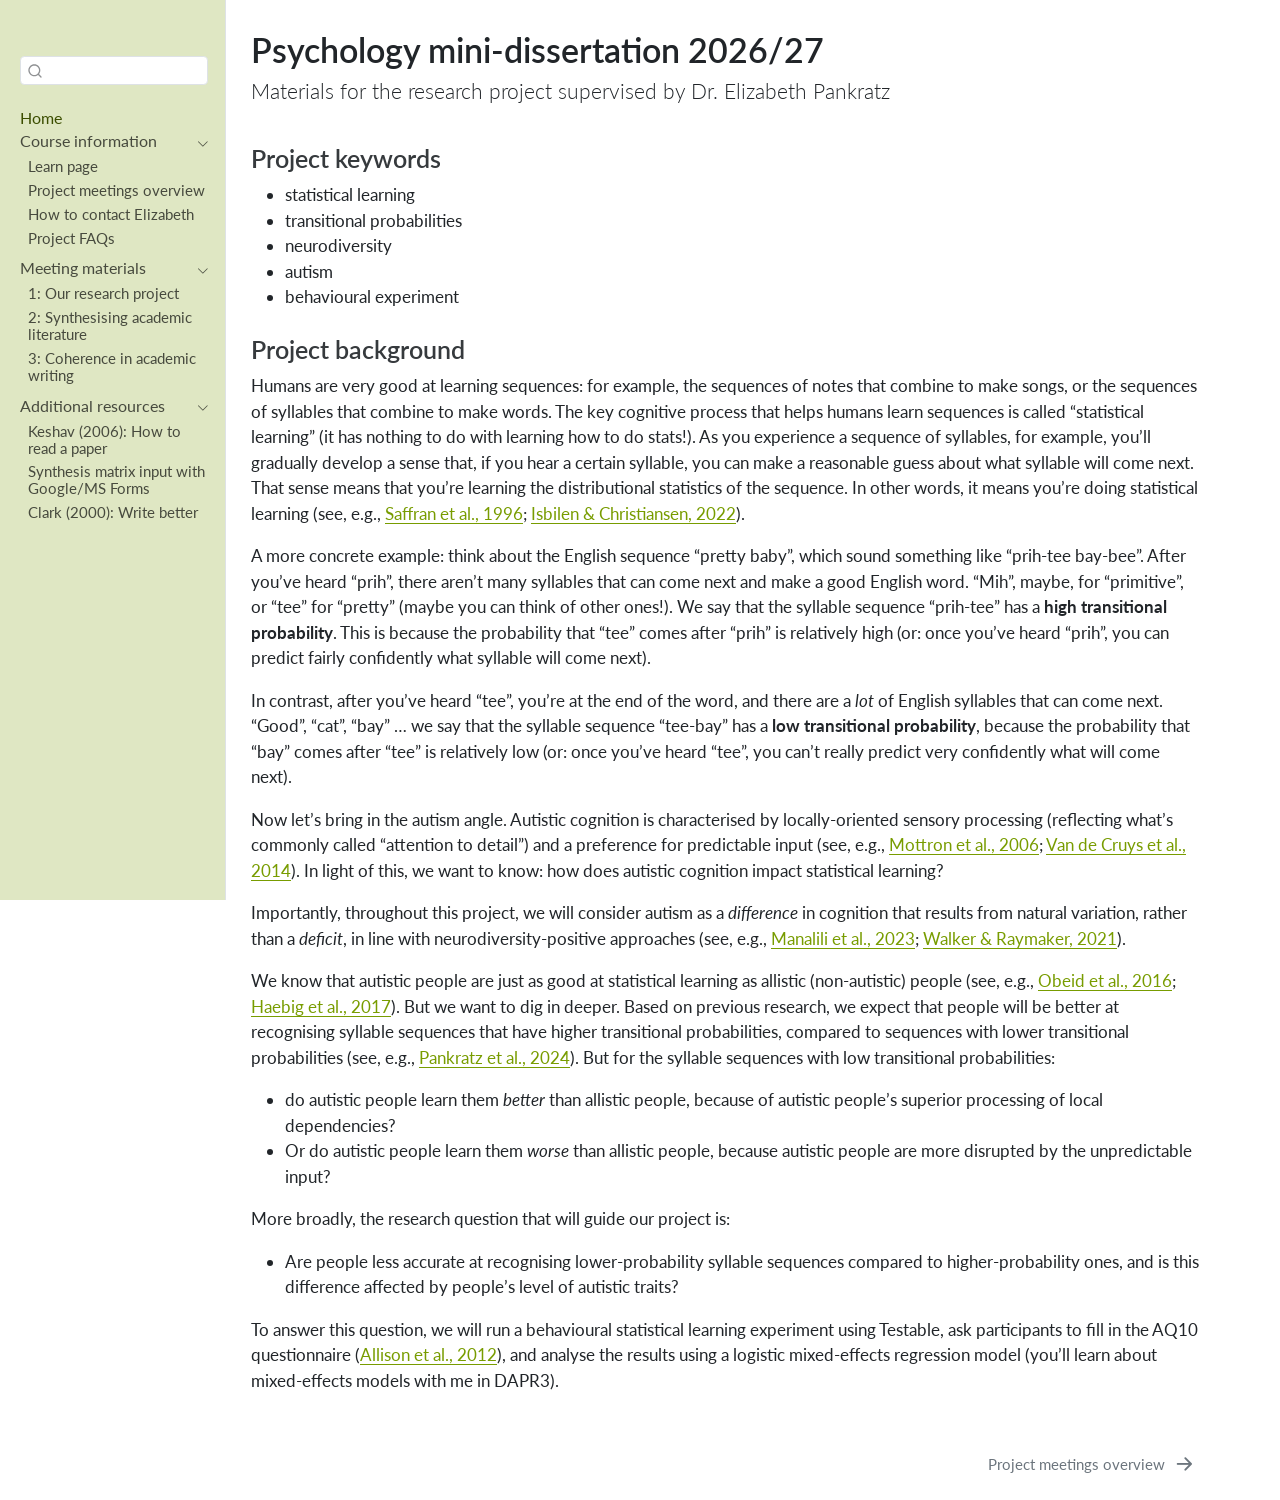
<file: docs/index.html>
<!DOCTYPE html>
<html xmlns="http://www.w3.org/1999/xhtml" lang="en" xml:lang="en"><head>

<meta charset="utf-8">
<meta name="generator" content="quarto-1.8.24">

<meta name="viewport" content="width=device-width, initial-scale=1.0, user-scalable=yes">


<title>Psychology mini-dissertation 2026/27 – Minidiss 26/27</title>
<style>
code{white-space: pre-wrap;}
span.smallcaps{font-variant: small-caps;}
div.columns{display: flex; gap: min(4vw, 1.5em);}
div.column{flex: auto; overflow-x: auto;}
div.hanging-indent{margin-left: 1.5em; text-indent: -1.5em;}
ul.task-list{list-style: none;}
ul.task-list li input[type="checkbox"] {
  width: 0.8em;
  margin: 0 0.8em 0.2em -1em; /* quarto-specific, see https://github.com/quarto-dev/quarto-cli/issues/4556 */ 
  vertical-align: middle;
}
</style>


<script src="site_libs/quarto-nav/quarto-nav.js"></script>
<script src="site_libs/clipboard/clipboard.min.js"></script>
<script src="site_libs/quarto-search/autocomplete.umd.js"></script>
<script src="site_libs/quarto-search/fuse.min.js"></script>
<script src="site_libs/quarto-search/quarto-search.js"></script>
<meta name="quarto:offset" content="./">
<link href="./info/sched.html" rel="next">
<script src="site_libs/quarto-html/quarto.js" type="module"></script>
<script src="site_libs/quarto-html/tabsets/tabsets.js" type="module"></script>
<script src="site_libs/quarto-html/axe/axe-check.js" type="module"></script>
<script src="site_libs/quarto-html/popper.min.js"></script>
<script src="site_libs/quarto-html/tippy.umd.min.js"></script>
<script src="site_libs/quarto-html/anchor.min.js"></script>
<link href="site_libs/quarto-html/tippy.css" rel="stylesheet">
<link href="site_libs/quarto-html/quarto-syntax-highlighting-dc55a5b9e770e841cd82e46aadbfb9b0.css" rel="stylesheet" id="quarto-text-highlighting-styles">
<script src="site_libs/bootstrap/bootstrap.min.js"></script>
<link href="site_libs/bootstrap/bootstrap-icons.css" rel="stylesheet">
<link href="site_libs/bootstrap/bootstrap-1fd0e3298562fbcdda436fa4a0d8f8a4.min.css" rel="stylesheet" append-hash="true" id="quarto-bootstrap" data-mode="light">
<script id="quarto-search-options" type="application/json">{
  "location": "sidebar",
  "copy-button": false,
  "collapse-after": 3,
  "panel-placement": "start",
  "type": "textbox",
  "limit": 50,
  "keyboard-shortcut": [
    "f",
    "/",
    "s"
  ],
  "show-item-context": false,
  "language": {
    "search-no-results-text": "No results",
    "search-matching-documents-text": "matching documents",
    "search-copy-link-title": "Copy link to search",
    "search-hide-matches-text": "Hide additional matches",
    "search-more-match-text": "more match in this document",
    "search-more-matches-text": "more matches in this document",
    "search-clear-button-title": "Clear",
    "search-text-placeholder": "",
    "search-detached-cancel-button-title": "Cancel",
    "search-submit-button-title": "Submit",
    "search-label": "Search"
  }
}</script>


<link rel="stylesheet" href="styles.css">
</head>

<body class="nav-sidebar docked fullcontent quarto-light">

<div id="quarto-search-results"></div>
  <header id="quarto-header" class="headroom fixed-top">
  <nav class="quarto-secondary-nav">
    <div class="container-fluid d-flex">
      <button type="button" class="quarto-btn-toggle btn" data-bs-toggle="collapse" role="button" data-bs-target=".quarto-sidebar-collapse-item" aria-controls="quarto-sidebar" aria-expanded="false" aria-label="Toggle sidebar navigation" onclick="if (window.quartoToggleHeadroom) { window.quartoToggleHeadroom(); }">
        <i class="bi bi-layout-text-sidebar-reverse"></i>
      </button>
        <nav class="quarto-page-breadcrumbs" aria-label="breadcrumb"><ol class="breadcrumb"><li class="breadcrumb-item"><a href="./index.html">Home</a></li></ol></nav>
        <a class="flex-grow-1" role="navigation" data-bs-toggle="collapse" data-bs-target=".quarto-sidebar-collapse-item" aria-controls="quarto-sidebar" aria-expanded="false" aria-label="Toggle sidebar navigation" onclick="if (window.quartoToggleHeadroom) { window.quartoToggleHeadroom(); }">      
        </a>
      <button type="button" class="btn quarto-search-button" aria-label="Search" onclick="window.quartoOpenSearch();">
        <i class="bi bi-search"></i>
      </button>
    </div>
  </nav>
</header>
<!-- content -->
<div id="quarto-content" class="quarto-container page-columns page-rows-contents page-layout-article">
<!-- sidebar -->
  <nav id="quarto-sidebar" class="sidebar collapse collapse-horizontal quarto-sidebar-collapse-item sidebar-navigation docked overflow-auto">
    <div class="pt-lg-2 mt-2 text-left sidebar-header">
      <a href="./index.html" class="sidebar-logo-link">
      </a>
      </div>
        <div class="mt-2 flex-shrink-0 align-items-center">
        <div class="sidebar-search">
        <div id="quarto-search" class="" title="Search"></div>
        </div>
        </div>
    <div class="sidebar-menu-container"> 
    <ul class="list-unstyled mt-1">
        <li class="sidebar-item">
  <div class="sidebar-item-container"> 
  <a href="./index.html" class="sidebar-item-text sidebar-link active">
 <span class="menu-text">Home</span></a>
  </div>
</li>
        <li class="sidebar-item sidebar-item-section">
      <div class="sidebar-item-container"> 
            <a class="sidebar-item-text sidebar-link text-start" data-bs-toggle="collapse" data-bs-target="#quarto-sidebar-section-1" role="navigation" aria-expanded="true">
 <span class="menu-text">Course information</span></a>
          <a class="sidebar-item-toggle text-start" data-bs-toggle="collapse" data-bs-target="#quarto-sidebar-section-1" role="navigation" aria-expanded="true" aria-label="Toggle section">
            <i class="bi bi-chevron-right ms-2"></i>
          </a> 
      </div>
      <ul id="quarto-sidebar-section-1" class="collapse list-unstyled sidebar-section depth1 show">  
          <li class="sidebar-item">
  <div class="sidebar-item-container"> 
  <a href="https://www.learn.ed.ac.uk/ultra/courses/_133534_1/outline" class="sidebar-item-text sidebar-link" target="_blank">
 <span class="menu-text">Learn page</span></a>
  </div>
</li>
          <li class="sidebar-item">
  <div class="sidebar-item-container"> 
  <a href="./info/sched.html" class="sidebar-item-text sidebar-link">
 <span class="menu-text">Project meetings overview</span></a>
  </div>
</li>
          <li class="sidebar-item">
  <div class="sidebar-item-container"> 
  <a href="./info/contact.html" class="sidebar-item-text sidebar-link">
 <span class="menu-text">How to contact Elizabeth</span></a>
  </div>
</li>
          <li class="sidebar-item">
  <div class="sidebar-item-container"> 
  <a href="./info/faqs.html" class="sidebar-item-text sidebar-link">
 <span class="menu-text">Project FAQs</span></a>
  </div>
</li>
      </ul>
  </li>
        <li class="sidebar-item sidebar-item-section">
      <div class="sidebar-item-container"> 
            <a class="sidebar-item-text sidebar-link text-start" data-bs-toggle="collapse" data-bs-target="#quarto-sidebar-section-2" role="navigation" aria-expanded="true">
 <span class="menu-text">Meeting materials</span></a>
          <a class="sidebar-item-toggle text-start" data-bs-toggle="collapse" data-bs-target="#quarto-sidebar-section-2" role="navigation" aria-expanded="true" aria-label="Toggle section">
            <i class="bi bi-chevron-right ms-2"></i>
          </a> 
      </div>
      <ul id="quarto-sidebar-section-2" class="collapse list-unstyled sidebar-section depth1 show">  
          <li class="sidebar-item">
  <div class="sidebar-item-container"> 
  <a href="./meetings/1.html" class="sidebar-item-text sidebar-link">
 <span class="menu-text">1: Our research project</span></a>
  </div>
</li>
          <li class="sidebar-item">
  <div class="sidebar-item-container"> 
  <a href="./meetings/2.html" class="sidebar-item-text sidebar-link">
 <span class="menu-text">2: Synthesising academic literature</span></a>
  </div>
</li>
          <li class="sidebar-item">
  <div class="sidebar-item-container"> 
  <a href="./meetings/3.html" class="sidebar-item-text sidebar-link">
 <span class="menu-text">3: Coherence in academic writing</span></a>
  </div>
</li>
      </ul>
  </li>
        <li class="sidebar-item sidebar-item-section">
      <div class="sidebar-item-container"> 
            <a class="sidebar-item-text sidebar-link text-start" data-bs-toggle="collapse" data-bs-target="#quarto-sidebar-section-3" role="navigation" aria-expanded="true">
 <span class="menu-text">Additional resources</span></a>
          <a class="sidebar-item-toggle text-start" data-bs-toggle="collapse" data-bs-target="#quarto-sidebar-section-3" role="navigation" aria-expanded="true" aria-label="Toggle section">
            <i class="bi bi-chevron-right ms-2"></i>
          </a> 
      </div>
      <ul id="quarto-sidebar-section-3" class="collapse list-unstyled sidebar-section depth1 show">  
          <li class="sidebar-item">
  <div class="sidebar-item-container"> 
  <a href="https://dl.acm.org/doi/10.1145/1273445.1273458" class="sidebar-item-text sidebar-link" target="_blank">
 <span class="menu-text">Keshav (2006): How to read a paper</span></a>
  </div>
</li>
          <li class="sidebar-item">
  <div class="sidebar-item-container"> 
  <a href="https://elizabethpankratz.github.io/posts/01-phd-litreview/" class="sidebar-item-text sidebar-link" target="_blank">
 <span class="menu-text">Synthesis matrix input with Google/MS Forms</span></a>
  </div>
</li>
          <li class="sidebar-item">
  <div class="sidebar-item-container"> 
  <a href="./resources/hh_clark_writebetter.pdf" class="sidebar-item-text sidebar-link" target="_blank">
 <span class="menu-text">Clark (2000): Write better</span></a>
  </div>
</li>
      </ul>
  </li>
    </ul>
    </div>
</nav>
<div id="quarto-sidebar-glass" class="quarto-sidebar-collapse-item" data-bs-toggle="collapse" data-bs-target=".quarto-sidebar-collapse-item"></div>
<!-- margin-sidebar -->
    
<!-- main -->
<main class="content" id="quarto-document-content">

<header id="title-block-header" class="quarto-title-block default">
<div class="quarto-title">
<h1 class="title">Psychology mini-dissertation 2026/27</h1>
<p class="subtitle lead">Materials for the research project supervised by Dr.&nbsp;Elizabeth Pankratz</p>
</div>



<div class="quarto-title-meta">

    
  
    
  </div>
  


</header>


<section id="project-keywords" class="level3">
<h3 class="anchored" data-anchor-id="project-keywords">Project keywords</h3>
<ul>
<li>statistical learning</li>
<li>transitional probabilities</li>
<li>neurodiversity</li>
<li>autism</li>
<li>behavioural experiment</li>
</ul>
</section>
<section id="project-background" class="level3">
<h3 class="anchored" data-anchor-id="project-background">Project background</h3>
<p>Humans are very good at learning sequences: for example, the sequences of notes that combine to make songs, or the sequences of syllables that combine to make words. The key cognitive process that helps humans learn sequences is called “statistical learning” (it has nothing to do with learning how to do stats!). As you experience a sequence of syllables, for example, you’ll gradually develop a sense that, if you hear a certain syllable, you can make a reasonable guess about what syllable will come next. That sense means that you’re learning the distributional statistics of the sequence. In other words, it means you’re doing statistical learning (see, e.g., <a href="https://linkinghub.elsevier.com/retrieve/pii/S0749596X96900327" target="_blank">Saffran et al., 1996</a>; <a href="https://onlinelibrary.wiley.com/doi/10.1111/cogs.13198" target="_blank">Isbilen &amp; Christiansen, 2022</a>).</p>
<p>A more concrete example: think about the English sequence “pretty baby”, which sound something like “prih-tee bay-bee”. After you’ve heard “prih”, there aren’t many syllables that can come next and make a good English word. “Mih”, maybe, for “primitive”, or “tee” for “pretty” (maybe you can think of other ones!). We say that the syllable sequence “prih-tee” has a <strong>high transitional probability</strong>. This is because the probability that “tee” comes after “prih” is relatively high (or: once you’ve heard “prih”, you can predict fairly confidently what syllable will come next).</p>
<p>In contrast, after you’ve heard “tee”, you’re at the end of the word, and there are a <em>lot</em> of English syllables that can come next. “Good”, “cat”, “bay” … we say that the syllable sequence “tee-bay” has a <strong>low transitional probability</strong>, because the probability that “bay” comes after “tee” is relatively low (or: once you’ve heard “tee”, you can’t really predict very confidently what will come next).</p>
<p>Now let’s bring in the autism angle. Autistic cognition is characterised by locally-oriented sensory processing (reflecting what’s commonly called “attention to detail”) and a preference for predictable input (see, e.g., <a href="http://link.springer.com/10.1007/s10803-005-0040-7" target="_blank">Mottron et al., 2006</a>; <a href="https://doi.apa.org/doi/10.1037/a0037665" target="_blank">Van de Cruys et al., 2014</a>). In light of this, we want to know: how does autistic cognition impact statistical learning?</p>
<p>Importantly, throughout this project, we will consider autism as a <em>difference</em> in cognition that results from natural variation, rather than a <em>deficit</em>, in line with neurodiversity-positive approaches (see, e.g., <a href="https://onlinelibrary.wiley.com/doi/10.1111/cogs.13255" target="_blank">Manalili et al., 2023</a>; <a href="https://www.liebertpub.com/doi/10.1089/aut.2020.29014.njw" target="_blank">Walker &amp; Raymaker, 2021</a>).</p>
<p>We know that autistic people are just as good at statistical learning as allistic (non-autistic) people (see, e.g., <a href="http://journal.frontiersin.org/Article/10.3389/fpsyg.2016.01245/abstract" target="_blank">Obeid et al., 2016</a>; <a href="https://acamh.onlinelibrary.wiley.com/doi/10.1111/jcpp.12734" target="_blank">Haebig et al., 2017</a>). But we want to dig in deeper. Based on previous research, we expect that people will be better at recognising syllable sequences that have higher transitional probabilities, compared to sequences with lower transitional probabilities (see, e.g., <a href="https://onlinelibrary.wiley.com/doi/10.1111/cogs.13429" target="_blank">Pankratz et al., 2024</a>). But for the syllable sequences with low transitional probabilities:</p>
<ul>
<li>do autistic people learn them <em>better</em> than allistic people, because of autistic people’s superior processing of local dependencies?</li>
<li>Or do autistic people learn them <em>worse</em> than allistic people, because autistic people are more disrupted by the unpredictable input?</li>
</ul>
<p>More broadly, the research question that will guide our project is:</p>
<ul>
<li>Are people less accurate at recognising lower-probability syllable sequences compared to higher-probability ones, and is this difference affected by people’s level of autistic traits?</li>
</ul>
<p>To answer this question, we will run a behavioural statistical learning experiment using Testable, ask participants to fill in the AQ10 questionnaire (<a href="https://www.jaacap.org/article/S0890-8567(11)01033-1/abstract" target="_blank">Allison et al., 2012</a>), and analyse the results using a logistic mixed-effects regression model (you’ll learn about mixed-effects models with me in DAPR3).</p>
<!-- 
 THEME COLOURS:
 
 links (darkest):
 #789C00
 
 navbar (lightest):
 #DFE7C3

 medium:
 #C9D79B
-->


</section>

</main> <!-- /main -->
<script id="quarto-html-after-body" type="application/javascript">
  window.document.addEventListener("DOMContentLoaded", function (event) {
    const icon = "";
    const anchorJS = new window.AnchorJS();
    anchorJS.options = {
      placement: 'right',
      icon: icon
    };
    anchorJS.add('.anchored');
    const isCodeAnnotation = (el) => {
      for (const clz of el.classList) {
        if (clz.startsWith('code-annotation-')) {                     
          return true;
        }
      }
      return false;
    }
    const onCopySuccess = function(e) {
      // button target
      const button = e.trigger;
      // don't keep focus
      button.blur();
      // flash "checked"
      button.classList.add('code-copy-button-checked');
      var currentTitle = button.getAttribute("title");
      button.setAttribute("title", "Copied!");
      let tooltip;
      if (window.bootstrap) {
        button.setAttribute("data-bs-toggle", "tooltip");
        button.setAttribute("data-bs-placement", "left");
        button.setAttribute("data-bs-title", "Copied!");
        tooltip = new bootstrap.Tooltip(button, 
          { trigger: "manual", 
            customClass: "code-copy-button-tooltip",
            offset: [0, -8]});
        tooltip.show();    
      }
      setTimeout(function() {
        if (tooltip) {
          tooltip.hide();
          button.removeAttribute("data-bs-title");
          button.removeAttribute("data-bs-toggle");
          button.removeAttribute("data-bs-placement");
        }
        button.setAttribute("title", currentTitle);
        button.classList.remove('code-copy-button-checked');
      }, 1000);
      // clear code selection
      e.clearSelection();
    }
    const getTextToCopy = function(trigger) {
      const outerScaffold = trigger.parentElement.cloneNode(true);
      const codeEl = outerScaffold.querySelector('code');
      for (const childEl of codeEl.children) {
        if (isCodeAnnotation(childEl)) {
          childEl.remove();
        }
      }
      return codeEl.innerText;
    }
    const clipboard = new window.ClipboardJS('.code-copy-button:not([data-in-quarto-modal])', {
      text: getTextToCopy
    });
    clipboard.on('success', onCopySuccess);
    if (window.document.getElementById('quarto-embedded-source-code-modal')) {
      const clipboardModal = new window.ClipboardJS('.code-copy-button[data-in-quarto-modal]', {
        text: getTextToCopy,
        container: window.document.getElementById('quarto-embedded-source-code-modal')
      });
      clipboardModal.on('success', onCopySuccess);
    }
      var localhostRegex = new RegExp(/^(?:http|https):\/\/localhost\:?[0-9]*\//);
      var mailtoRegex = new RegExp(/^mailto:/);
        var filterRegex = new RegExp('/' + window.location.host + '/');
      var isInternal = (href) => {
          return filterRegex.test(href) || localhostRegex.test(href) || mailtoRegex.test(href);
      }
      // Inspect non-navigation links and adorn them if external
     var links = window.document.querySelectorAll('a[href]:not(.nav-link):not(.navbar-brand):not(.toc-action):not(.sidebar-link):not(.sidebar-item-toggle):not(.pagination-link):not(.no-external):not([aria-hidden]):not(.dropdown-item):not(.quarto-navigation-tool):not(.about-link)');
      for (var i=0; i<links.length; i++) {
        const link = links[i];
        if (!isInternal(link.href)) {
          // undo the damage that might have been done by quarto-nav.js in the case of
          // links that we want to consider external
          if (link.dataset.originalHref !== undefined) {
            link.href = link.dataset.originalHref;
          }
        }
      }
    function tippyHover(el, contentFn, onTriggerFn, onUntriggerFn) {
      const config = {
        allowHTML: true,
        maxWidth: 500,
        delay: 100,
        arrow: false,
        appendTo: function(el) {
            return el.parentElement;
        },
        interactive: true,
        interactiveBorder: 10,
        theme: 'quarto',
        placement: 'bottom-start',
      };
      if (contentFn) {
        config.content = contentFn;
      }
      if (onTriggerFn) {
        config.onTrigger = onTriggerFn;
      }
      if (onUntriggerFn) {
        config.onUntrigger = onUntriggerFn;
      }
      window.tippy(el, config); 
    }
    const noterefs = window.document.querySelectorAll('a[role="doc-noteref"]');
    for (var i=0; i<noterefs.length; i++) {
      const ref = noterefs[i];
      tippyHover(ref, function() {
        // use id or data attribute instead here
        let href = ref.getAttribute('data-footnote-href') || ref.getAttribute('href');
        try { href = new URL(href).hash; } catch {}
        const id = href.replace(/^#\/?/, "");
        const note = window.document.getElementById(id);
        if (note) {
          return note.innerHTML;
        } else {
          return "";
        }
      });
    }
    const xrefs = window.document.querySelectorAll('a.quarto-xref');
    const processXRef = (id, note) => {
      // Strip column container classes
      const stripColumnClz = (el) => {
        el.classList.remove("page-full", "page-columns");
        if (el.children) {
          for (const child of el.children) {
            stripColumnClz(child);
          }
        }
      }
      stripColumnClz(note)
      if (id === null || id.startsWith('sec-')) {
        // Special case sections, only their first couple elements
        const container = document.createElement("div");
        if (note.children && note.children.length > 2) {
          container.appendChild(note.children[0].cloneNode(true));
          for (let i = 1; i < note.children.length; i++) {
            const child = note.children[i];
            if (child.tagName === "P" && child.innerText === "") {
              continue;
            } else {
              container.appendChild(child.cloneNode(true));
              break;
            }
          }
          if (window.Quarto?.typesetMath) {
            window.Quarto.typesetMath(container);
          }
          return container.innerHTML
        } else {
          if (window.Quarto?.typesetMath) {
            window.Quarto.typesetMath(note);
          }
          return note.innerHTML;
        }
      } else {
        // Remove any anchor links if they are present
        const anchorLink = note.querySelector('a.anchorjs-link');
        if (anchorLink) {
          anchorLink.remove();
        }
        if (window.Quarto?.typesetMath) {
          window.Quarto.typesetMath(note);
        }
        if (note.classList.contains("callout")) {
          return note.outerHTML;
        } else {
          return note.innerHTML;
        }
      }
    }
    for (var i=0; i<xrefs.length; i++) {
      const xref = xrefs[i];
      tippyHover(xref, undefined, function(instance) {
        instance.disable();
        let url = xref.getAttribute('href');
        let hash = undefined; 
        if (url.startsWith('#')) {
          hash = url;
        } else {
          try { hash = new URL(url).hash; } catch {}
        }
        if (hash) {
          const id = hash.replace(/^#\/?/, "");
          const note = window.document.getElementById(id);
          if (note !== null) {
            try {
              const html = processXRef(id, note.cloneNode(true));
              instance.setContent(html);
            } finally {
              instance.enable();
              instance.show();
            }
          } else {
            // See if we can fetch this
            fetch(url.split('#')[0])
            .then(res => res.text())
            .then(html => {
              const parser = new DOMParser();
              const htmlDoc = parser.parseFromString(html, "text/html");
              const note = htmlDoc.getElementById(id);
              if (note !== null) {
                const html = processXRef(id, note);
                instance.setContent(html);
              } 
            }).finally(() => {
              instance.enable();
              instance.show();
            });
          }
        } else {
          // See if we can fetch a full url (with no hash to target)
          // This is a special case and we should probably do some content thinning / targeting
          fetch(url)
          .then(res => res.text())
          .then(html => {
            const parser = new DOMParser();
            const htmlDoc = parser.parseFromString(html, "text/html");
            const note = htmlDoc.querySelector('main.content');
            if (note !== null) {
              // This should only happen for chapter cross references
              // (since there is no id in the URL)
              // remove the first header
              if (note.children.length > 0 && note.children[0].tagName === "HEADER") {
                note.children[0].remove();
              }
              const html = processXRef(null, note);
              instance.setContent(html);
            } 
          }).finally(() => {
            instance.enable();
            instance.show();
          });
        }
      }, function(instance) {
      });
    }
        let selectedAnnoteEl;
        const selectorForAnnotation = ( cell, annotation) => {
          let cellAttr = 'data-code-cell="' + cell + '"';
          let lineAttr = 'data-code-annotation="' +  annotation + '"';
          const selector = 'span[' + cellAttr + '][' + lineAttr + ']';
          return selector;
        }
        const selectCodeLines = (annoteEl) => {
          const doc = window.document;
          const targetCell = annoteEl.getAttribute("data-target-cell");
          const targetAnnotation = annoteEl.getAttribute("data-target-annotation");
          const annoteSpan = window.document.querySelector(selectorForAnnotation(targetCell, targetAnnotation));
          const lines = annoteSpan.getAttribute("data-code-lines").split(",");
          const lineIds = lines.map((line) => {
            return targetCell + "-" + line;
          })
          let top = null;
          let height = null;
          let parent = null;
          if (lineIds.length > 0) {
              //compute the position of the single el (top and bottom and make a div)
              const el = window.document.getElementById(lineIds[0]);
              top = el.offsetTop;
              height = el.offsetHeight;
              parent = el.parentElement.parentElement;
            if (lineIds.length > 1) {
              const lastEl = window.document.getElementById(lineIds[lineIds.length - 1]);
              const bottom = lastEl.offsetTop + lastEl.offsetHeight;
              height = bottom - top;
            }
            if (top !== null && height !== null && parent !== null) {
              // cook up a div (if necessary) and position it 
              let div = window.document.getElementById("code-annotation-line-highlight");
              if (div === null) {
                div = window.document.createElement("div");
                div.setAttribute("id", "code-annotation-line-highlight");
                div.style.position = 'absolute';
                parent.appendChild(div);
              }
              div.style.top = top - 2 + "px";
              div.style.height = height + 4 + "px";
              div.style.left = 0;
              let gutterDiv = window.document.getElementById("code-annotation-line-highlight-gutter");
              if (gutterDiv === null) {
                gutterDiv = window.document.createElement("div");
                gutterDiv.setAttribute("id", "code-annotation-line-highlight-gutter");
                gutterDiv.style.position = 'absolute';
                const codeCell = window.document.getElementById(targetCell);
                const gutter = codeCell.querySelector('.code-annotation-gutter');
                gutter.appendChild(gutterDiv);
              }
              gutterDiv.style.top = top - 2 + "px";
              gutterDiv.style.height = height + 4 + "px";
            }
            selectedAnnoteEl = annoteEl;
          }
        };
        const unselectCodeLines = () => {
          const elementsIds = ["code-annotation-line-highlight", "code-annotation-line-highlight-gutter"];
          elementsIds.forEach((elId) => {
            const div = window.document.getElementById(elId);
            if (div) {
              div.remove();
            }
          });
          selectedAnnoteEl = undefined;
        };
          // Handle positioning of the toggle
      window.addEventListener(
        "resize",
        throttle(() => {
          elRect = undefined;
          if (selectedAnnoteEl) {
            selectCodeLines(selectedAnnoteEl);
          }
        }, 10)
      );
      function throttle(fn, ms) {
      let throttle = false;
      let timer;
        return (...args) => {
          if(!throttle) { // first call gets through
              fn.apply(this, args);
              throttle = true;
          } else { // all the others get throttled
              if(timer) clearTimeout(timer); // cancel #2
              timer = setTimeout(() => {
                fn.apply(this, args);
                timer = throttle = false;
              }, ms);
          }
        };
      }
        // Attach click handler to the DT
        const annoteDls = window.document.querySelectorAll('dt[data-target-cell]');
        for (const annoteDlNode of annoteDls) {
          annoteDlNode.addEventListener('click', (event) => {
            const clickedEl = event.target;
            if (clickedEl !== selectedAnnoteEl) {
              unselectCodeLines();
              const activeEl = window.document.querySelector('dt[data-target-cell].code-annotation-active');
              if (activeEl) {
                activeEl.classList.remove('code-annotation-active');
              }
              selectCodeLines(clickedEl);
              clickedEl.classList.add('code-annotation-active');
            } else {
              // Unselect the line
              unselectCodeLines();
              clickedEl.classList.remove('code-annotation-active');
            }
          });
        }
    const findCites = (el) => {
      const parentEl = el.parentElement;
      if (parentEl) {
        const cites = parentEl.dataset.cites;
        if (cites) {
          return {
            el,
            cites: cites.split(' ')
          };
        } else {
          return findCites(el.parentElement)
        }
      } else {
        return undefined;
      }
    };
    var bibliorefs = window.document.querySelectorAll('a[role="doc-biblioref"]');
    for (var i=0; i<bibliorefs.length; i++) {
      const ref = bibliorefs[i];
      const citeInfo = findCites(ref);
      if (citeInfo) {
        tippyHover(citeInfo.el, function() {
          var popup = window.document.createElement('div');
          citeInfo.cites.forEach(function(cite) {
            var citeDiv = window.document.createElement('div');
            citeDiv.classList.add('hanging-indent');
            citeDiv.classList.add('csl-entry');
            var biblioDiv = window.document.getElementById('ref-' + cite);
            if (biblioDiv) {
              citeDiv.innerHTML = biblioDiv.innerHTML;
            }
            popup.appendChild(citeDiv);
          });
          return popup.innerHTML;
        });
      }
    }
  });
  </script>
<nav class="page-navigation">
  <div class="nav-page nav-page-previous">
  </div>
  <div class="nav-page nav-page-next">
      <a href="./info/sched.html" class="pagination-link" aria-label="Project meetings overview">
        <span class="nav-page-text">Project meetings overview</span> <i class="bi bi-arrow-right-short"></i>
      </a>
  </div>
</nav>
</div> <!-- /content -->




</body></html>
</file>
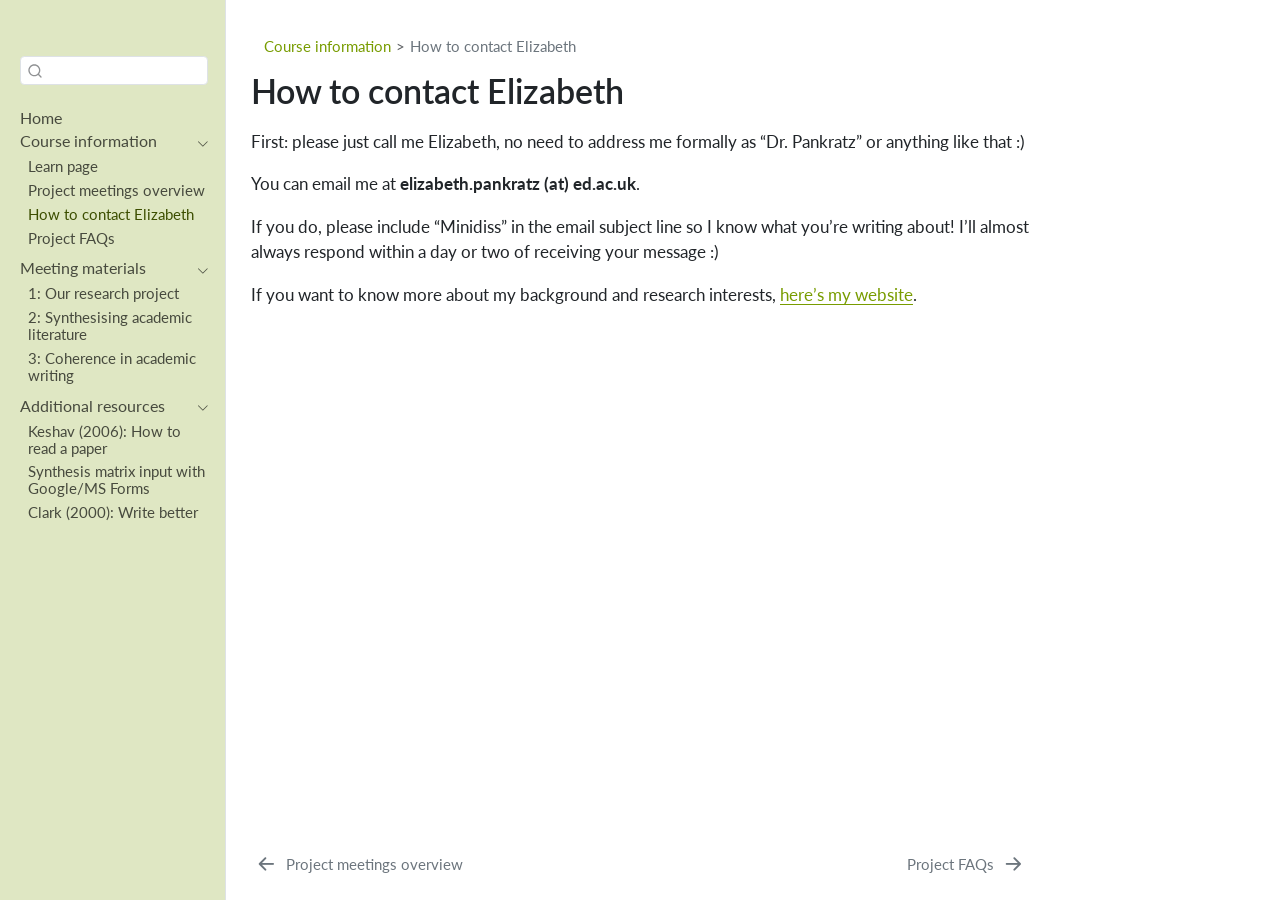
<file: docs/info/contact.html>
<!DOCTYPE html>
<html xmlns="http://www.w3.org/1999/xhtml" lang="en" xml:lang="en"><head>

<meta charset="utf-8">
<meta name="generator" content="quarto-1.8.24">

<meta name="viewport" content="width=device-width, initial-scale=1.0, user-scalable=yes">


<title>How to contact Elizabeth – Minidiss 26/27</title>
<style>
code{white-space: pre-wrap;}
span.smallcaps{font-variant: small-caps;}
div.columns{display: flex; gap: min(4vw, 1.5em);}
div.column{flex: auto; overflow-x: auto;}
div.hanging-indent{margin-left: 1.5em; text-indent: -1.5em;}
ul.task-list{list-style: none;}
ul.task-list li input[type="checkbox"] {
  width: 0.8em;
  margin: 0 0.8em 0.2em -1em; /* quarto-specific, see https://github.com/quarto-dev/quarto-cli/issues/4556 */ 
  vertical-align: middle;
}
</style>


<script src="../site_libs/quarto-nav/quarto-nav.js"></script>
<script src="../site_libs/clipboard/clipboard.min.js"></script>
<script src="../site_libs/quarto-search/autocomplete.umd.js"></script>
<script src="../site_libs/quarto-search/fuse.min.js"></script>
<script src="../site_libs/quarto-search/quarto-search.js"></script>
<meta name="quarto:offset" content="../">
<link href="../info/faqs.html" rel="next">
<link href="../info/sched.html" rel="prev">
<script src="../site_libs/quarto-html/quarto.js" type="module"></script>
<script src="../site_libs/quarto-html/tabsets/tabsets.js" type="module"></script>
<script src="../site_libs/quarto-html/axe/axe-check.js" type="module"></script>
<script src="../site_libs/quarto-html/popper.min.js"></script>
<script src="../site_libs/quarto-html/tippy.umd.min.js"></script>
<script src="../site_libs/quarto-html/anchor.min.js"></script>
<link href="../site_libs/quarto-html/tippy.css" rel="stylesheet">
<link href="../site_libs/quarto-html/quarto-syntax-highlighting-dc55a5b9e770e841cd82e46aadbfb9b0.css" rel="stylesheet" id="quarto-text-highlighting-styles">
<script src="../site_libs/bootstrap/bootstrap.min.js"></script>
<link href="../site_libs/bootstrap/bootstrap-icons.css" rel="stylesheet">
<link href="../site_libs/bootstrap/bootstrap-1fd0e3298562fbcdda436fa4a0d8f8a4.min.css" rel="stylesheet" append-hash="true" id="quarto-bootstrap" data-mode="light">
<script id="quarto-search-options" type="application/json">{
  "location": "sidebar",
  "copy-button": false,
  "collapse-after": 3,
  "panel-placement": "start",
  "type": "textbox",
  "limit": 50,
  "keyboard-shortcut": [
    "f",
    "/",
    "s"
  ],
  "show-item-context": false,
  "language": {
    "search-no-results-text": "No results",
    "search-matching-documents-text": "matching documents",
    "search-copy-link-title": "Copy link to search",
    "search-hide-matches-text": "Hide additional matches",
    "search-more-match-text": "more match in this document",
    "search-more-matches-text": "more matches in this document",
    "search-clear-button-title": "Clear",
    "search-text-placeholder": "",
    "search-detached-cancel-button-title": "Cancel",
    "search-submit-button-title": "Submit",
    "search-label": "Search"
  }
}</script>


<link rel="stylesheet" href="../styles.css">
</head>

<body class="nav-sidebar docked quarto-light">

<div id="quarto-search-results"></div>
  <header id="quarto-header" class="headroom fixed-top">
  <nav class="quarto-secondary-nav">
    <div class="container-fluid d-flex">
      <button type="button" class="quarto-btn-toggle btn" data-bs-toggle="collapse" role="button" data-bs-target=".quarto-sidebar-collapse-item" aria-controls="quarto-sidebar" aria-expanded="false" aria-label="Toggle sidebar navigation" onclick="if (window.quartoToggleHeadroom) { window.quartoToggleHeadroom(); }">
        <i class="bi bi-layout-text-sidebar-reverse"></i>
      </button>
        <nav class="quarto-page-breadcrumbs" aria-label="breadcrumb"><ol class="breadcrumb"><li class="breadcrumb-item"><a href="https://www.learn.ed.ac.uk/ultra/courses/_133534_1/outline">Course information</a></li><li class="breadcrumb-item"><a href="../info/contact.html">How to contact Elizabeth</a></li></ol></nav>
        <a class="flex-grow-1" role="navigation" data-bs-toggle="collapse" data-bs-target=".quarto-sidebar-collapse-item" aria-controls="quarto-sidebar" aria-expanded="false" aria-label="Toggle sidebar navigation" onclick="if (window.quartoToggleHeadroom) { window.quartoToggleHeadroom(); }">      
        </a>
      <button type="button" class="btn quarto-search-button" aria-label="Search" onclick="window.quartoOpenSearch();">
        <i class="bi bi-search"></i>
      </button>
    </div>
  </nav>
</header>
<!-- content -->
<div id="quarto-content" class="quarto-container page-columns page-rows-contents page-layout-article">
<!-- sidebar -->
  <nav id="quarto-sidebar" class="sidebar collapse collapse-horizontal quarto-sidebar-collapse-item sidebar-navigation docked overflow-auto">
    <div class="pt-lg-2 mt-2 text-left sidebar-header">
      <a href="../index.html" class="sidebar-logo-link">
      </a>
      </div>
        <div class="mt-2 flex-shrink-0 align-items-center">
        <div class="sidebar-search">
        <div id="quarto-search" class="" title="Search"></div>
        </div>
        </div>
    <div class="sidebar-menu-container"> 
    <ul class="list-unstyled mt-1">
        <li class="sidebar-item">
  <div class="sidebar-item-container"> 
  <a href="../index.html" class="sidebar-item-text sidebar-link">
 <span class="menu-text">Home</span></a>
  </div>
</li>
        <li class="sidebar-item sidebar-item-section">
      <div class="sidebar-item-container"> 
            <a class="sidebar-item-text sidebar-link text-start" data-bs-toggle="collapse" data-bs-target="#quarto-sidebar-section-1" role="navigation" aria-expanded="true">
 <span class="menu-text">Course information</span></a>
          <a class="sidebar-item-toggle text-start" data-bs-toggle="collapse" data-bs-target="#quarto-sidebar-section-1" role="navigation" aria-expanded="true" aria-label="Toggle section">
            <i class="bi bi-chevron-right ms-2"></i>
          </a> 
      </div>
      <ul id="quarto-sidebar-section-1" class="collapse list-unstyled sidebar-section depth1 show">  
          <li class="sidebar-item">
  <div class="sidebar-item-container"> 
  <a href="https://www.learn.ed.ac.uk/ultra/courses/_133534_1/outline" class="sidebar-item-text sidebar-link" target="_blank">
 <span class="menu-text">Learn page</span></a>
  </div>
</li>
          <li class="sidebar-item">
  <div class="sidebar-item-container"> 
  <a href="../info/sched.html" class="sidebar-item-text sidebar-link">
 <span class="menu-text">Project meetings overview</span></a>
  </div>
</li>
          <li class="sidebar-item">
  <div class="sidebar-item-container"> 
  <a href="../info/contact.html" class="sidebar-item-text sidebar-link active">
 <span class="menu-text">How to contact Elizabeth</span></a>
  </div>
</li>
          <li class="sidebar-item">
  <div class="sidebar-item-container"> 
  <a href="../info/faqs.html" class="sidebar-item-text sidebar-link">
 <span class="menu-text">Project FAQs</span></a>
  </div>
</li>
      </ul>
  </li>
        <li class="sidebar-item sidebar-item-section">
      <div class="sidebar-item-container"> 
            <a class="sidebar-item-text sidebar-link text-start" data-bs-toggle="collapse" data-bs-target="#quarto-sidebar-section-2" role="navigation" aria-expanded="true">
 <span class="menu-text">Meeting materials</span></a>
          <a class="sidebar-item-toggle text-start" data-bs-toggle="collapse" data-bs-target="#quarto-sidebar-section-2" role="navigation" aria-expanded="true" aria-label="Toggle section">
            <i class="bi bi-chevron-right ms-2"></i>
          </a> 
      </div>
      <ul id="quarto-sidebar-section-2" class="collapse list-unstyled sidebar-section depth1 show">  
          <li class="sidebar-item">
  <div class="sidebar-item-container"> 
  <a href="../meetings/1.html" class="sidebar-item-text sidebar-link">
 <span class="menu-text">1: Our research project</span></a>
  </div>
</li>
          <li class="sidebar-item">
  <div class="sidebar-item-container"> 
  <a href="../meetings/2.html" class="sidebar-item-text sidebar-link">
 <span class="menu-text">2: Synthesising academic literature</span></a>
  </div>
</li>
          <li class="sidebar-item">
  <div class="sidebar-item-container"> 
  <a href="../meetings/3.html" class="sidebar-item-text sidebar-link">
 <span class="menu-text">3: Coherence in academic writing</span></a>
  </div>
</li>
      </ul>
  </li>
        <li class="sidebar-item sidebar-item-section">
      <div class="sidebar-item-container"> 
            <a class="sidebar-item-text sidebar-link text-start" data-bs-toggle="collapse" data-bs-target="#quarto-sidebar-section-3" role="navigation" aria-expanded="true">
 <span class="menu-text">Additional resources</span></a>
          <a class="sidebar-item-toggle text-start" data-bs-toggle="collapse" data-bs-target="#quarto-sidebar-section-3" role="navigation" aria-expanded="true" aria-label="Toggle section">
            <i class="bi bi-chevron-right ms-2"></i>
          </a> 
      </div>
      <ul id="quarto-sidebar-section-3" class="collapse list-unstyled sidebar-section depth1 show">  
          <li class="sidebar-item">
  <div class="sidebar-item-container"> 
  <a href="https://dl.acm.org/doi/10.1145/1273445.1273458" class="sidebar-item-text sidebar-link" target="_blank">
 <span class="menu-text">Keshav (2006): How to read a paper</span></a>
  </div>
</li>
          <li class="sidebar-item">
  <div class="sidebar-item-container"> 
  <a href="https://elizabethpankratz.github.io/posts/01-phd-litreview/" class="sidebar-item-text sidebar-link" target="_blank">
 <span class="menu-text">Synthesis matrix input with Google/MS Forms</span></a>
  </div>
</li>
          <li class="sidebar-item">
  <div class="sidebar-item-container"> 
  <a href="../resources/hh_clark_writebetter.pdf" class="sidebar-item-text sidebar-link" target="_blank">
 <span class="menu-text">Clark (2000): Write better</span></a>
  </div>
</li>
      </ul>
  </li>
    </ul>
    </div>
</nav>
<div id="quarto-sidebar-glass" class="quarto-sidebar-collapse-item" data-bs-toggle="collapse" data-bs-target=".quarto-sidebar-collapse-item"></div>
<!-- margin-sidebar -->
    <div id="quarto-margin-sidebar" class="sidebar margin-sidebar zindex-bottom">
        
    </div>
<!-- main -->
<main class="content" id="quarto-document-content">

<header id="title-block-header" class="quarto-title-block default"><nav class="quarto-page-breadcrumbs quarto-title-breadcrumbs d-none d-lg-block" aria-label="breadcrumb"><ol class="breadcrumb"><li class="breadcrumb-item"><a href="https://www.learn.ed.ac.uk/ultra/courses/_133534_1/outline">Course information</a></li><li class="breadcrumb-item"><a href="../info/contact.html">How to contact Elizabeth</a></li></ol></nav>
<div class="quarto-title">
<h1 class="title">How to contact Elizabeth</h1>
</div>



<div class="quarto-title-meta">

    
  
    
  </div>
  


</header>


<p>First: please just call me Elizabeth, no need to address me formally as “Dr.&nbsp;Pankratz” or anything like that :)</p>
<p>You can email me at <strong>elizabeth.pankratz (at) ed.ac.uk</strong>.</p>
<p>If you do, please include “Minidiss” in the email subject line so I know what you’re writing about! I’ll almost always respond within a day or two of receiving your message :)</p>
<p>If you want to know more about my background and research interests, <a href="https://elizabethpankratz.github.io" target="_blank">here’s my website</a>.</p>



</main> <!-- /main -->
<script id="quarto-html-after-body" type="application/javascript">
  window.document.addEventListener("DOMContentLoaded", function (event) {
    const icon = "";
    const anchorJS = new window.AnchorJS();
    anchorJS.options = {
      placement: 'right',
      icon: icon
    };
    anchorJS.add('.anchored');
    const isCodeAnnotation = (el) => {
      for (const clz of el.classList) {
        if (clz.startsWith('code-annotation-')) {                     
          return true;
        }
      }
      return false;
    }
    const onCopySuccess = function(e) {
      // button target
      const button = e.trigger;
      // don't keep focus
      button.blur();
      // flash "checked"
      button.classList.add('code-copy-button-checked');
      var currentTitle = button.getAttribute("title");
      button.setAttribute("title", "Copied!");
      let tooltip;
      if (window.bootstrap) {
        button.setAttribute("data-bs-toggle", "tooltip");
        button.setAttribute("data-bs-placement", "left");
        button.setAttribute("data-bs-title", "Copied!");
        tooltip = new bootstrap.Tooltip(button, 
          { trigger: "manual", 
            customClass: "code-copy-button-tooltip",
            offset: [0, -8]});
        tooltip.show();    
      }
      setTimeout(function() {
        if (tooltip) {
          tooltip.hide();
          button.removeAttribute("data-bs-title");
          button.removeAttribute("data-bs-toggle");
          button.removeAttribute("data-bs-placement");
        }
        button.setAttribute("title", currentTitle);
        button.classList.remove('code-copy-button-checked');
      }, 1000);
      // clear code selection
      e.clearSelection();
    }
    const getTextToCopy = function(trigger) {
      const outerScaffold = trigger.parentElement.cloneNode(true);
      const codeEl = outerScaffold.querySelector('code');
      for (const childEl of codeEl.children) {
        if (isCodeAnnotation(childEl)) {
          childEl.remove();
        }
      }
      return codeEl.innerText;
    }
    const clipboard = new window.ClipboardJS('.code-copy-button:not([data-in-quarto-modal])', {
      text: getTextToCopy
    });
    clipboard.on('success', onCopySuccess);
    if (window.document.getElementById('quarto-embedded-source-code-modal')) {
      const clipboardModal = new window.ClipboardJS('.code-copy-button[data-in-quarto-modal]', {
        text: getTextToCopy,
        container: window.document.getElementById('quarto-embedded-source-code-modal')
      });
      clipboardModal.on('success', onCopySuccess);
    }
      var localhostRegex = new RegExp(/^(?:http|https):\/\/localhost\:?[0-9]*\//);
      var mailtoRegex = new RegExp(/^mailto:/);
        var filterRegex = new RegExp('/' + window.location.host + '/');
      var isInternal = (href) => {
          return filterRegex.test(href) || localhostRegex.test(href) || mailtoRegex.test(href);
      }
      // Inspect non-navigation links and adorn them if external
     var links = window.document.querySelectorAll('a[href]:not(.nav-link):not(.navbar-brand):not(.toc-action):not(.sidebar-link):not(.sidebar-item-toggle):not(.pagination-link):not(.no-external):not([aria-hidden]):not(.dropdown-item):not(.quarto-navigation-tool):not(.about-link)');
      for (var i=0; i<links.length; i++) {
        const link = links[i];
        if (!isInternal(link.href)) {
          // undo the damage that might have been done by quarto-nav.js in the case of
          // links that we want to consider external
          if (link.dataset.originalHref !== undefined) {
            link.href = link.dataset.originalHref;
          }
        }
      }
    function tippyHover(el, contentFn, onTriggerFn, onUntriggerFn) {
      const config = {
        allowHTML: true,
        maxWidth: 500,
        delay: 100,
        arrow: false,
        appendTo: function(el) {
            return el.parentElement;
        },
        interactive: true,
        interactiveBorder: 10,
        theme: 'quarto',
        placement: 'bottom-start',
      };
      if (contentFn) {
        config.content = contentFn;
      }
      if (onTriggerFn) {
        config.onTrigger = onTriggerFn;
      }
      if (onUntriggerFn) {
        config.onUntrigger = onUntriggerFn;
      }
      window.tippy(el, config); 
    }
    const noterefs = window.document.querySelectorAll('a[role="doc-noteref"]');
    for (var i=0; i<noterefs.length; i++) {
      const ref = noterefs[i];
      tippyHover(ref, function() {
        // use id or data attribute instead here
        let href = ref.getAttribute('data-footnote-href') || ref.getAttribute('href');
        try { href = new URL(href).hash; } catch {}
        const id = href.replace(/^#\/?/, "");
        const note = window.document.getElementById(id);
        if (note) {
          return note.innerHTML;
        } else {
          return "";
        }
      });
    }
    const xrefs = window.document.querySelectorAll('a.quarto-xref');
    const processXRef = (id, note) => {
      // Strip column container classes
      const stripColumnClz = (el) => {
        el.classList.remove("page-full", "page-columns");
        if (el.children) {
          for (const child of el.children) {
            stripColumnClz(child);
          }
        }
      }
      stripColumnClz(note)
      if (id === null || id.startsWith('sec-')) {
        // Special case sections, only their first couple elements
        const container = document.createElement("div");
        if (note.children && note.children.length > 2) {
          container.appendChild(note.children[0].cloneNode(true));
          for (let i = 1; i < note.children.length; i++) {
            const child = note.children[i];
            if (child.tagName === "P" && child.innerText === "") {
              continue;
            } else {
              container.appendChild(child.cloneNode(true));
              break;
            }
          }
          if (window.Quarto?.typesetMath) {
            window.Quarto.typesetMath(container);
          }
          return container.innerHTML
        } else {
          if (window.Quarto?.typesetMath) {
            window.Quarto.typesetMath(note);
          }
          return note.innerHTML;
        }
      } else {
        // Remove any anchor links if they are present
        const anchorLink = note.querySelector('a.anchorjs-link');
        if (anchorLink) {
          anchorLink.remove();
        }
        if (window.Quarto?.typesetMath) {
          window.Quarto.typesetMath(note);
        }
        if (note.classList.contains("callout")) {
          return note.outerHTML;
        } else {
          return note.innerHTML;
        }
      }
    }
    for (var i=0; i<xrefs.length; i++) {
      const xref = xrefs[i];
      tippyHover(xref, undefined, function(instance) {
        instance.disable();
        let url = xref.getAttribute('href');
        let hash = undefined; 
        if (url.startsWith('#')) {
          hash = url;
        } else {
          try { hash = new URL(url).hash; } catch {}
        }
        if (hash) {
          const id = hash.replace(/^#\/?/, "");
          const note = window.document.getElementById(id);
          if (note !== null) {
            try {
              const html = processXRef(id, note.cloneNode(true));
              instance.setContent(html);
            } finally {
              instance.enable();
              instance.show();
            }
          } else {
            // See if we can fetch this
            fetch(url.split('#')[0])
            .then(res => res.text())
            .then(html => {
              const parser = new DOMParser();
              const htmlDoc = parser.parseFromString(html, "text/html");
              const note = htmlDoc.getElementById(id);
              if (note !== null) {
                const html = processXRef(id, note);
                instance.setContent(html);
              } 
            }).finally(() => {
              instance.enable();
              instance.show();
            });
          }
        } else {
          // See if we can fetch a full url (with no hash to target)
          // This is a special case and we should probably do some content thinning / targeting
          fetch(url)
          .then(res => res.text())
          .then(html => {
            const parser = new DOMParser();
            const htmlDoc = parser.parseFromString(html, "text/html");
            const note = htmlDoc.querySelector('main.content');
            if (note !== null) {
              // This should only happen for chapter cross references
              // (since there is no id in the URL)
              // remove the first header
              if (note.children.length > 0 && note.children[0].tagName === "HEADER") {
                note.children[0].remove();
              }
              const html = processXRef(null, note);
              instance.setContent(html);
            } 
          }).finally(() => {
            instance.enable();
            instance.show();
          });
        }
      }, function(instance) {
      });
    }
        let selectedAnnoteEl;
        const selectorForAnnotation = ( cell, annotation) => {
          let cellAttr = 'data-code-cell="' + cell + '"';
          let lineAttr = 'data-code-annotation="' +  annotation + '"';
          const selector = 'span[' + cellAttr + '][' + lineAttr + ']';
          return selector;
        }
        const selectCodeLines = (annoteEl) => {
          const doc = window.document;
          const targetCell = annoteEl.getAttribute("data-target-cell");
          const targetAnnotation = annoteEl.getAttribute("data-target-annotation");
          const annoteSpan = window.document.querySelector(selectorForAnnotation(targetCell, targetAnnotation));
          const lines = annoteSpan.getAttribute("data-code-lines").split(",");
          const lineIds = lines.map((line) => {
            return targetCell + "-" + line;
          })
          let top = null;
          let height = null;
          let parent = null;
          if (lineIds.length > 0) {
              //compute the position of the single el (top and bottom and make a div)
              const el = window.document.getElementById(lineIds[0]);
              top = el.offsetTop;
              height = el.offsetHeight;
              parent = el.parentElement.parentElement;
            if (lineIds.length > 1) {
              const lastEl = window.document.getElementById(lineIds[lineIds.length - 1]);
              const bottom = lastEl.offsetTop + lastEl.offsetHeight;
              height = bottom - top;
            }
            if (top !== null && height !== null && parent !== null) {
              // cook up a div (if necessary) and position it 
              let div = window.document.getElementById("code-annotation-line-highlight");
              if (div === null) {
                div = window.document.createElement("div");
                div.setAttribute("id", "code-annotation-line-highlight");
                div.style.position = 'absolute';
                parent.appendChild(div);
              }
              div.style.top = top - 2 + "px";
              div.style.height = height + 4 + "px";
              div.style.left = 0;
              let gutterDiv = window.document.getElementById("code-annotation-line-highlight-gutter");
              if (gutterDiv === null) {
                gutterDiv = window.document.createElement("div");
                gutterDiv.setAttribute("id", "code-annotation-line-highlight-gutter");
                gutterDiv.style.position = 'absolute';
                const codeCell = window.document.getElementById(targetCell);
                const gutter = codeCell.querySelector('.code-annotation-gutter');
                gutter.appendChild(gutterDiv);
              }
              gutterDiv.style.top = top - 2 + "px";
              gutterDiv.style.height = height + 4 + "px";
            }
            selectedAnnoteEl = annoteEl;
          }
        };
        const unselectCodeLines = () => {
          const elementsIds = ["code-annotation-line-highlight", "code-annotation-line-highlight-gutter"];
          elementsIds.forEach((elId) => {
            const div = window.document.getElementById(elId);
            if (div) {
              div.remove();
            }
          });
          selectedAnnoteEl = undefined;
        };
          // Handle positioning of the toggle
      window.addEventListener(
        "resize",
        throttle(() => {
          elRect = undefined;
          if (selectedAnnoteEl) {
            selectCodeLines(selectedAnnoteEl);
          }
        }, 10)
      );
      function throttle(fn, ms) {
      let throttle = false;
      let timer;
        return (...args) => {
          if(!throttle) { // first call gets through
              fn.apply(this, args);
              throttle = true;
          } else { // all the others get throttled
              if(timer) clearTimeout(timer); // cancel #2
              timer = setTimeout(() => {
                fn.apply(this, args);
                timer = throttle = false;
              }, ms);
          }
        };
      }
        // Attach click handler to the DT
        const annoteDls = window.document.querySelectorAll('dt[data-target-cell]');
        for (const annoteDlNode of annoteDls) {
          annoteDlNode.addEventListener('click', (event) => {
            const clickedEl = event.target;
            if (clickedEl !== selectedAnnoteEl) {
              unselectCodeLines();
              const activeEl = window.document.querySelector('dt[data-target-cell].code-annotation-active');
              if (activeEl) {
                activeEl.classList.remove('code-annotation-active');
              }
              selectCodeLines(clickedEl);
              clickedEl.classList.add('code-annotation-active');
            } else {
              // Unselect the line
              unselectCodeLines();
              clickedEl.classList.remove('code-annotation-active');
            }
          });
        }
    const findCites = (el) => {
      const parentEl = el.parentElement;
      if (parentEl) {
        const cites = parentEl.dataset.cites;
        if (cites) {
          return {
            el,
            cites: cites.split(' ')
          };
        } else {
          return findCites(el.parentElement)
        }
      } else {
        return undefined;
      }
    };
    var bibliorefs = window.document.querySelectorAll('a[role="doc-biblioref"]');
    for (var i=0; i<bibliorefs.length; i++) {
      const ref = bibliorefs[i];
      const citeInfo = findCites(ref);
      if (citeInfo) {
        tippyHover(citeInfo.el, function() {
          var popup = window.document.createElement('div');
          citeInfo.cites.forEach(function(cite) {
            var citeDiv = window.document.createElement('div');
            citeDiv.classList.add('hanging-indent');
            citeDiv.classList.add('csl-entry');
            var biblioDiv = window.document.getElementById('ref-' + cite);
            if (biblioDiv) {
              citeDiv.innerHTML = biblioDiv.innerHTML;
            }
            popup.appendChild(citeDiv);
          });
          return popup.innerHTML;
        });
      }
    }
  });
  </script>
<nav class="page-navigation">
  <div class="nav-page nav-page-previous">
      <a href="../info/sched.html" class="pagination-link" aria-label="Project meetings overview">
        <i class="bi bi-arrow-left-short"></i> <span class="nav-page-text">Project meetings overview</span>
      </a>          
  </div>
  <div class="nav-page nav-page-next">
      <a href="../info/faqs.html" class="pagination-link" aria-label="Project FAQs">
        <span class="nav-page-text">Project FAQs</span> <i class="bi bi-arrow-right-short"></i>
      </a>
  </div>
</nav>
</div> <!-- /content -->




</body></html>
</file>
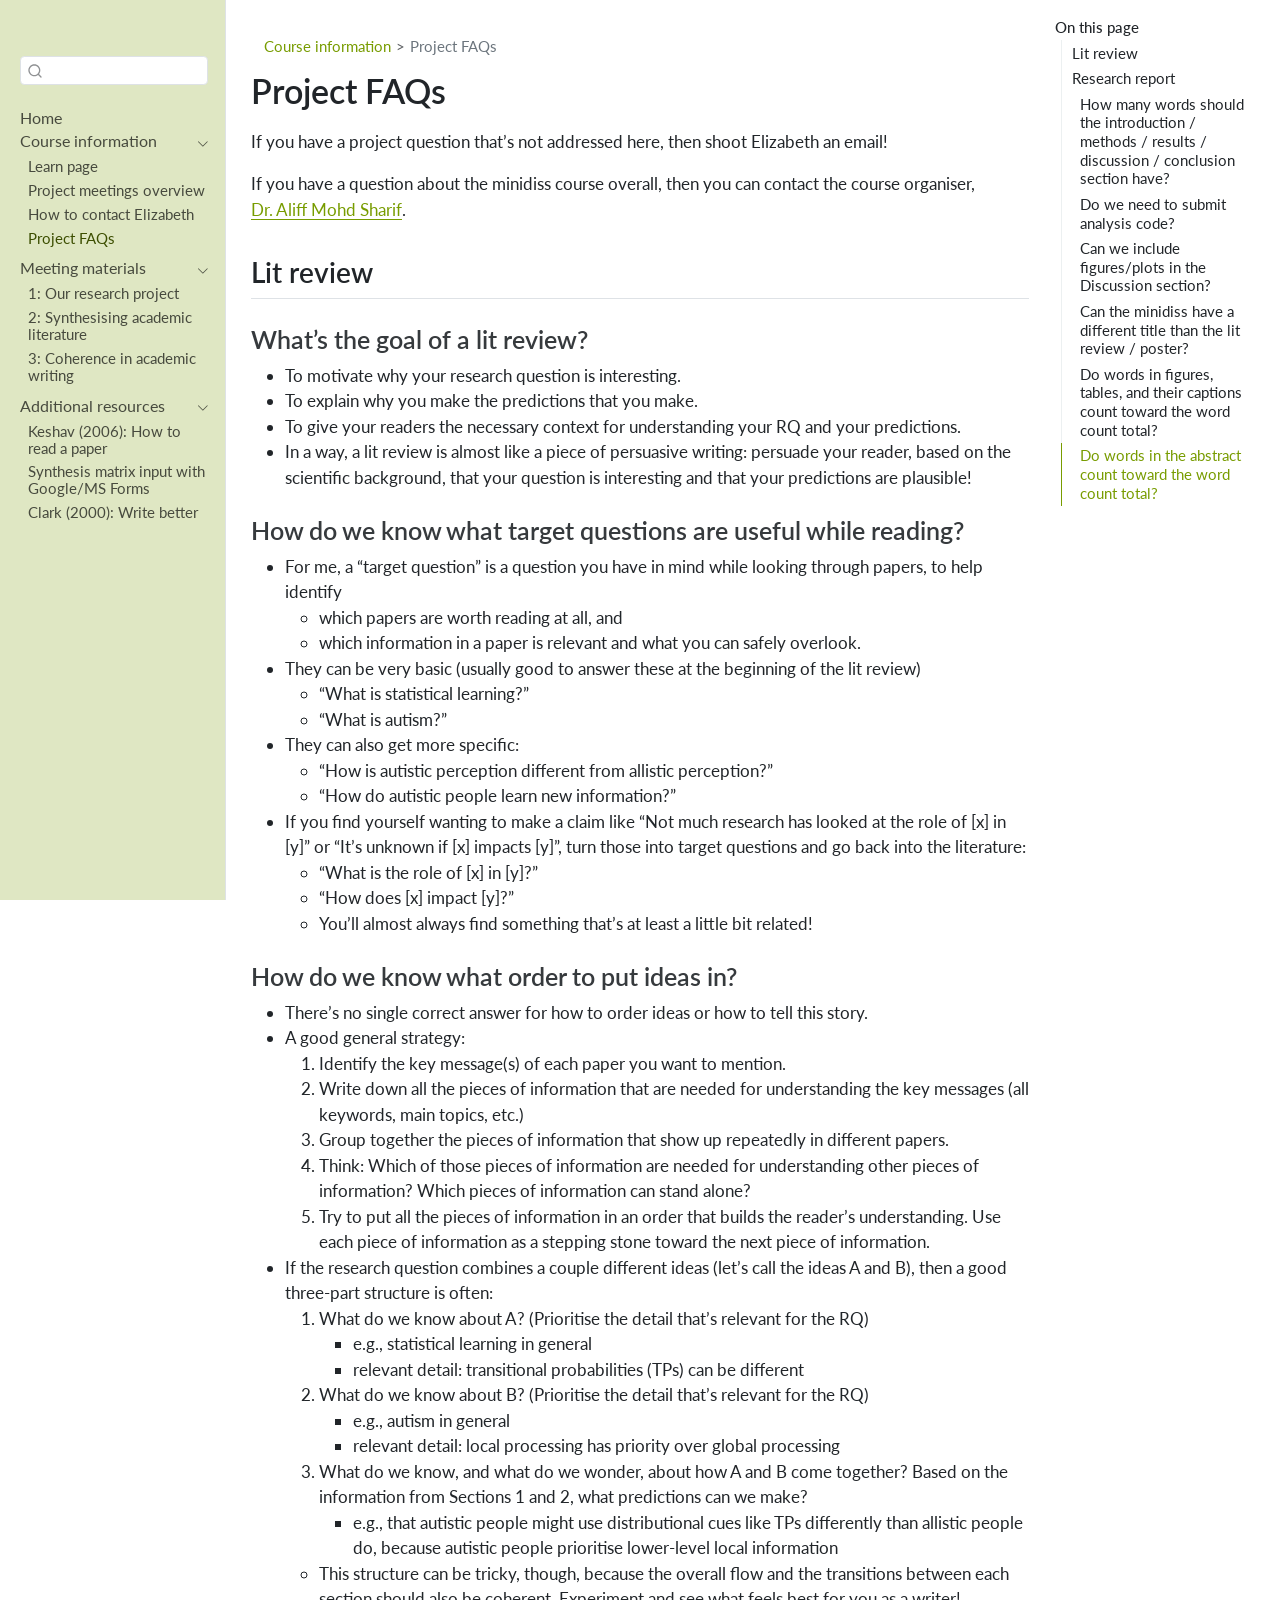
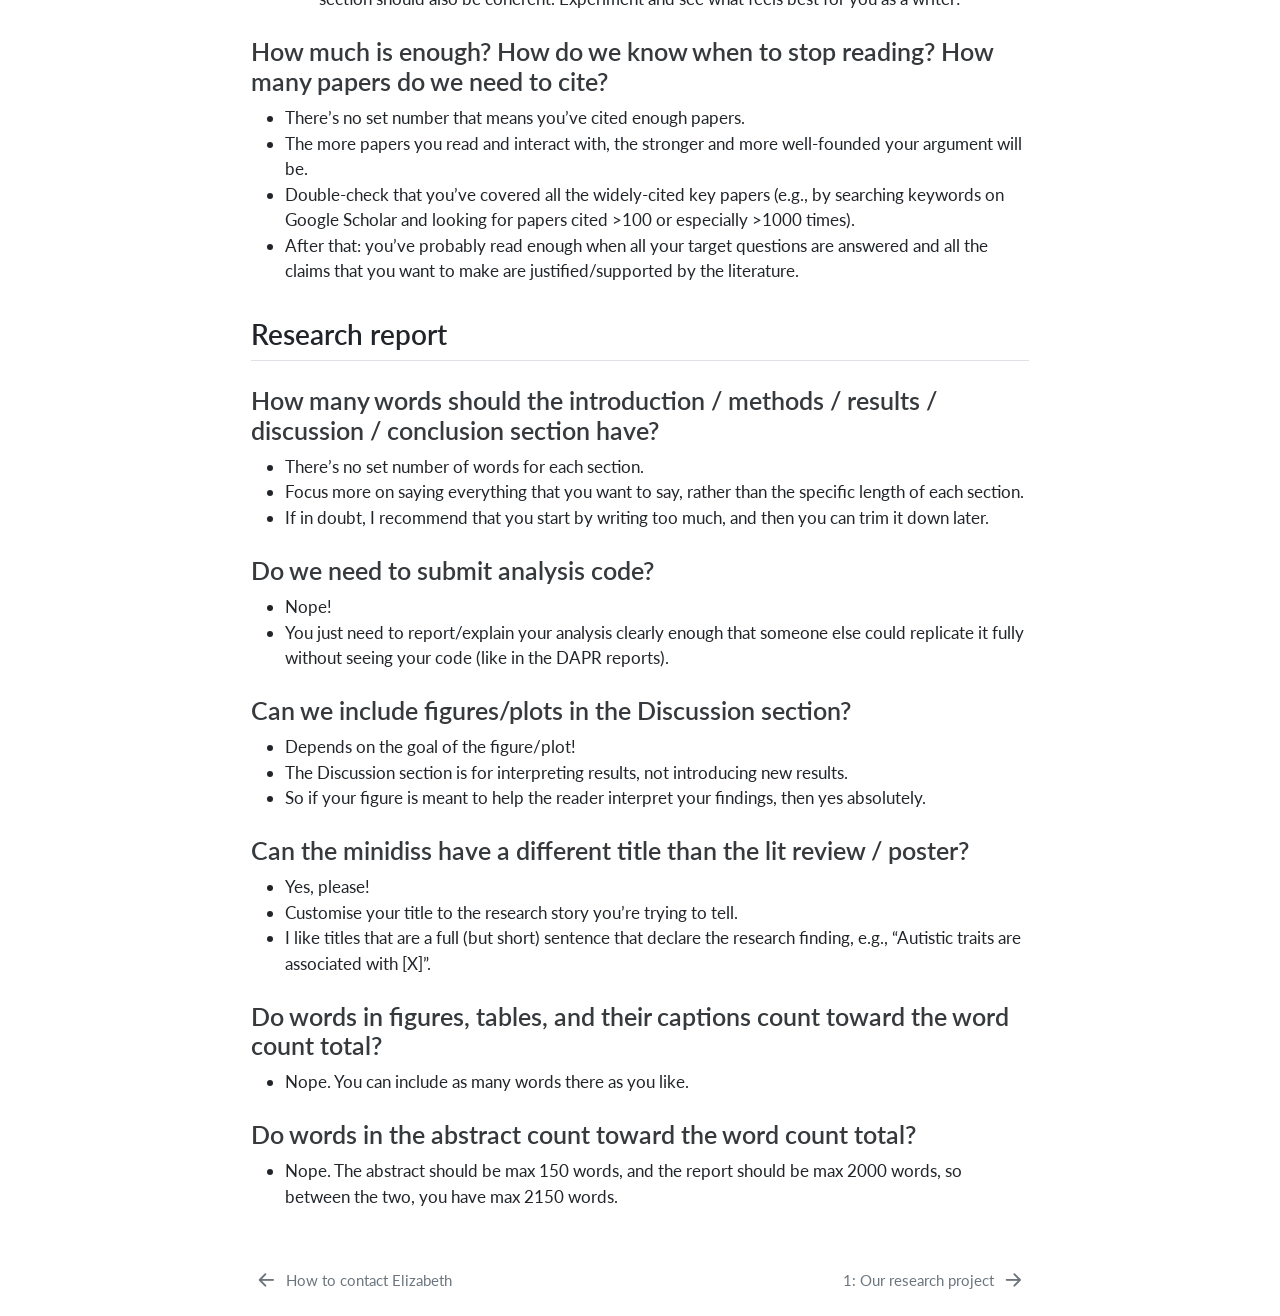
<file: docs/info/faqs.html>
<!DOCTYPE html>
<html xmlns="http://www.w3.org/1999/xhtml" lang="en" xml:lang="en"><head>

<meta charset="utf-8">
<meta name="generator" content="quarto-1.8.24">

<meta name="viewport" content="width=device-width, initial-scale=1.0, user-scalable=yes">


<title>Project FAQs – Minidiss 26/27</title>
<style>
code{white-space: pre-wrap;}
span.smallcaps{font-variant: small-caps;}
div.columns{display: flex; gap: min(4vw, 1.5em);}
div.column{flex: auto; overflow-x: auto;}
div.hanging-indent{margin-left: 1.5em; text-indent: -1.5em;}
ul.task-list{list-style: none;}
ul.task-list li input[type="checkbox"] {
  width: 0.8em;
  margin: 0 0.8em 0.2em -1em; /* quarto-specific, see https://github.com/quarto-dev/quarto-cli/issues/4556 */ 
  vertical-align: middle;
}
</style>


<script src="../site_libs/quarto-nav/quarto-nav.js"></script>
<script src="../site_libs/clipboard/clipboard.min.js"></script>
<script src="../site_libs/quarto-search/autocomplete.umd.js"></script>
<script src="../site_libs/quarto-search/fuse.min.js"></script>
<script src="../site_libs/quarto-search/quarto-search.js"></script>
<meta name="quarto:offset" content="../">
<link href="../meetings/1.html" rel="next">
<link href="../info/contact.html" rel="prev">
<script src="../site_libs/quarto-html/quarto.js" type="module"></script>
<script src="../site_libs/quarto-html/tabsets/tabsets.js" type="module"></script>
<script src="../site_libs/quarto-html/axe/axe-check.js" type="module"></script>
<script src="../site_libs/quarto-html/popper.min.js"></script>
<script src="../site_libs/quarto-html/tippy.umd.min.js"></script>
<script src="../site_libs/quarto-html/anchor.min.js"></script>
<link href="../site_libs/quarto-html/tippy.css" rel="stylesheet">
<link href="../site_libs/quarto-html/quarto-syntax-highlighting-dc55a5b9e770e841cd82e46aadbfb9b0.css" rel="stylesheet" id="quarto-text-highlighting-styles">
<script src="../site_libs/bootstrap/bootstrap.min.js"></script>
<link href="../site_libs/bootstrap/bootstrap-icons.css" rel="stylesheet">
<link href="../site_libs/bootstrap/bootstrap-1fd0e3298562fbcdda436fa4a0d8f8a4.min.css" rel="stylesheet" append-hash="true" id="quarto-bootstrap" data-mode="light">
<script id="quarto-search-options" type="application/json">{
  "location": "sidebar",
  "copy-button": false,
  "collapse-after": 3,
  "panel-placement": "start",
  "type": "textbox",
  "limit": 50,
  "keyboard-shortcut": [
    "f",
    "/",
    "s"
  ],
  "show-item-context": false,
  "language": {
    "search-no-results-text": "No results",
    "search-matching-documents-text": "matching documents",
    "search-copy-link-title": "Copy link to search",
    "search-hide-matches-text": "Hide additional matches",
    "search-more-match-text": "more match in this document",
    "search-more-matches-text": "more matches in this document",
    "search-clear-button-title": "Clear",
    "search-text-placeholder": "",
    "search-detached-cancel-button-title": "Cancel",
    "search-submit-button-title": "Submit",
    "search-label": "Search"
  }
}</script>


<link rel="stylesheet" href="../styles.css">
</head>

<body class="nav-sidebar docked quarto-light">

<div id="quarto-search-results"></div>
  <header id="quarto-header" class="headroom fixed-top">
  <nav class="quarto-secondary-nav">
    <div class="container-fluid d-flex">
      <button type="button" class="quarto-btn-toggle btn" data-bs-toggle="collapse" role="button" data-bs-target=".quarto-sidebar-collapse-item" aria-controls="quarto-sidebar" aria-expanded="false" aria-label="Toggle sidebar navigation" onclick="if (window.quartoToggleHeadroom) { window.quartoToggleHeadroom(); }">
        <i class="bi bi-layout-text-sidebar-reverse"></i>
      </button>
        <nav class="quarto-page-breadcrumbs" aria-label="breadcrumb"><ol class="breadcrumb"><li class="breadcrumb-item"><a href="https://www.learn.ed.ac.uk/ultra/courses/_133534_1/outline">Course information</a></li><li class="breadcrumb-item"><a href="../info/faqs.html">Project FAQs</a></li></ol></nav>
        <a class="flex-grow-1" role="navigation" data-bs-toggle="collapse" data-bs-target=".quarto-sidebar-collapse-item" aria-controls="quarto-sidebar" aria-expanded="false" aria-label="Toggle sidebar navigation" onclick="if (window.quartoToggleHeadroom) { window.quartoToggleHeadroom(); }">      
        </a>
      <button type="button" class="btn quarto-search-button" aria-label="Search" onclick="window.quartoOpenSearch();">
        <i class="bi bi-search"></i>
      </button>
    </div>
  </nav>
</header>
<!-- content -->
<div id="quarto-content" class="quarto-container page-columns page-rows-contents page-layout-article">
<!-- sidebar -->
  <nav id="quarto-sidebar" class="sidebar collapse collapse-horizontal quarto-sidebar-collapse-item sidebar-navigation docked overflow-auto">
    <div class="pt-lg-2 mt-2 text-left sidebar-header">
      <a href="../index.html" class="sidebar-logo-link">
      </a>
      </div>
        <div class="mt-2 flex-shrink-0 align-items-center">
        <div class="sidebar-search">
        <div id="quarto-search" class="" title="Search"></div>
        </div>
        </div>
    <div class="sidebar-menu-container"> 
    <ul class="list-unstyled mt-1">
        <li class="sidebar-item">
  <div class="sidebar-item-container"> 
  <a href="../index.html" class="sidebar-item-text sidebar-link">
 <span class="menu-text">Home</span></a>
  </div>
</li>
        <li class="sidebar-item sidebar-item-section">
      <div class="sidebar-item-container"> 
            <a class="sidebar-item-text sidebar-link text-start" data-bs-toggle="collapse" data-bs-target="#quarto-sidebar-section-1" role="navigation" aria-expanded="true">
 <span class="menu-text">Course information</span></a>
          <a class="sidebar-item-toggle text-start" data-bs-toggle="collapse" data-bs-target="#quarto-sidebar-section-1" role="navigation" aria-expanded="true" aria-label="Toggle section">
            <i class="bi bi-chevron-right ms-2"></i>
          </a> 
      </div>
      <ul id="quarto-sidebar-section-1" class="collapse list-unstyled sidebar-section depth1 show">  
          <li class="sidebar-item">
  <div class="sidebar-item-container"> 
  <a href="https://www.learn.ed.ac.uk/ultra/courses/_133534_1/outline" class="sidebar-item-text sidebar-link" target="_blank">
 <span class="menu-text">Learn page</span></a>
  </div>
</li>
          <li class="sidebar-item">
  <div class="sidebar-item-container"> 
  <a href="../info/sched.html" class="sidebar-item-text sidebar-link">
 <span class="menu-text">Project meetings overview</span></a>
  </div>
</li>
          <li class="sidebar-item">
  <div class="sidebar-item-container"> 
  <a href="../info/contact.html" class="sidebar-item-text sidebar-link">
 <span class="menu-text">How to contact Elizabeth</span></a>
  </div>
</li>
          <li class="sidebar-item">
  <div class="sidebar-item-container"> 
  <a href="../info/faqs.html" class="sidebar-item-text sidebar-link active">
 <span class="menu-text">Project FAQs</span></a>
  </div>
</li>
      </ul>
  </li>
        <li class="sidebar-item sidebar-item-section">
      <div class="sidebar-item-container"> 
            <a class="sidebar-item-text sidebar-link text-start" data-bs-toggle="collapse" data-bs-target="#quarto-sidebar-section-2" role="navigation" aria-expanded="true">
 <span class="menu-text">Meeting materials</span></a>
          <a class="sidebar-item-toggle text-start" data-bs-toggle="collapse" data-bs-target="#quarto-sidebar-section-2" role="navigation" aria-expanded="true" aria-label="Toggle section">
            <i class="bi bi-chevron-right ms-2"></i>
          </a> 
      </div>
      <ul id="quarto-sidebar-section-2" class="collapse list-unstyled sidebar-section depth1 show">  
          <li class="sidebar-item">
  <div class="sidebar-item-container"> 
  <a href="../meetings/1.html" class="sidebar-item-text sidebar-link">
 <span class="menu-text">1: Our research project</span></a>
  </div>
</li>
          <li class="sidebar-item">
  <div class="sidebar-item-container"> 
  <a href="../meetings/2.html" class="sidebar-item-text sidebar-link">
 <span class="menu-text">2: Synthesising academic literature</span></a>
  </div>
</li>
          <li class="sidebar-item">
  <div class="sidebar-item-container"> 
  <a href="../meetings/3.html" class="sidebar-item-text sidebar-link">
 <span class="menu-text">3: Coherence in academic writing</span></a>
  </div>
</li>
      </ul>
  </li>
        <li class="sidebar-item sidebar-item-section">
      <div class="sidebar-item-container"> 
            <a class="sidebar-item-text sidebar-link text-start" data-bs-toggle="collapse" data-bs-target="#quarto-sidebar-section-3" role="navigation" aria-expanded="true">
 <span class="menu-text">Additional resources</span></a>
          <a class="sidebar-item-toggle text-start" data-bs-toggle="collapse" data-bs-target="#quarto-sidebar-section-3" role="navigation" aria-expanded="true" aria-label="Toggle section">
            <i class="bi bi-chevron-right ms-2"></i>
          </a> 
      </div>
      <ul id="quarto-sidebar-section-3" class="collapse list-unstyled sidebar-section depth1 show">  
          <li class="sidebar-item">
  <div class="sidebar-item-container"> 
  <a href="https://dl.acm.org/doi/10.1145/1273445.1273458" class="sidebar-item-text sidebar-link" target="_blank">
 <span class="menu-text">Keshav (2006): How to read a paper</span></a>
  </div>
</li>
          <li class="sidebar-item">
  <div class="sidebar-item-container"> 
  <a href="https://elizabethpankratz.github.io/posts/01-phd-litreview/" class="sidebar-item-text sidebar-link" target="_blank">
 <span class="menu-text">Synthesis matrix input with Google/MS Forms</span></a>
  </div>
</li>
          <li class="sidebar-item">
  <div class="sidebar-item-container"> 
  <a href="../resources/hh_clark_writebetter.pdf" class="sidebar-item-text sidebar-link" target="_blank">
 <span class="menu-text">Clark (2000): Write better</span></a>
  </div>
</li>
      </ul>
  </li>
    </ul>
    </div>
</nav>
<div id="quarto-sidebar-glass" class="quarto-sidebar-collapse-item" data-bs-toggle="collapse" data-bs-target=".quarto-sidebar-collapse-item"></div>
<!-- margin-sidebar -->
    <div id="quarto-margin-sidebar" class="sidebar margin-sidebar">
        <nav id="TOC" role="doc-toc" class="toc-active">
    <h2 id="toc-title">On this page</h2>
   
  <ul>
  <li><a href="#lit-review" id="toc-lit-review" class="nav-link active" data-scroll-target="#lit-review">Lit review</a>
  <ul class="collapse">
  <li><a href="#whats-the-goal-of-a-lit-review" id="toc-whats-the-goal-of-a-lit-review" class="nav-link" data-scroll-target="#whats-the-goal-of-a-lit-review">What’s the goal of a lit review?</a></li>
  <li><a href="#how-do-we-know-what-target-questions-are-useful-while-reading" id="toc-how-do-we-know-what-target-questions-are-useful-while-reading" class="nav-link" data-scroll-target="#how-do-we-know-what-target-questions-are-useful-while-reading">How do we know what target questions are useful while reading?</a></li>
  <li><a href="#how-do-we-know-what-order-to-put-ideas-in" id="toc-how-do-we-know-what-order-to-put-ideas-in" class="nav-link" data-scroll-target="#how-do-we-know-what-order-to-put-ideas-in">How do we know what order to put ideas in?</a></li>
  <li><a href="#how-much-is-enough-how-do-we-know-when-to-stop-reading-how-many-papers-do-we-need-to-cite" id="toc-how-much-is-enough-how-do-we-know-when-to-stop-reading-how-many-papers-do-we-need-to-cite" class="nav-link" data-scroll-target="#how-much-is-enough-how-do-we-know-when-to-stop-reading-how-many-papers-do-we-need-to-cite">How much is enough? How do we know when to stop reading? How many papers do we need to cite?</a></li>
  </ul></li>
  <li><a href="#research-report" id="toc-research-report" class="nav-link" data-scroll-target="#research-report">Research report</a>
  <ul class="collapse">
  <li><a href="#how-many-words-should-the-introduction-methods-results-discussion-conclusion-section-have" id="toc-how-many-words-should-the-introduction-methods-results-discussion-conclusion-section-have" class="nav-link" data-scroll-target="#how-many-words-should-the-introduction-methods-results-discussion-conclusion-section-have">How many words should the introduction / methods / results / discussion / conclusion section have?</a></li>
  <li><a href="#do-we-need-to-submit-analysis-code" id="toc-do-we-need-to-submit-analysis-code" class="nav-link" data-scroll-target="#do-we-need-to-submit-analysis-code">Do we need to submit analysis code?</a></li>
  <li><a href="#can-we-include-figuresplots-in-the-discussion-section" id="toc-can-we-include-figuresplots-in-the-discussion-section" class="nav-link" data-scroll-target="#can-we-include-figuresplots-in-the-discussion-section">Can we include figures/plots in the Discussion section?</a></li>
  <li><a href="#can-the-minidiss-have-a-different-title-than-the-lit-review-poster" id="toc-can-the-minidiss-have-a-different-title-than-the-lit-review-poster" class="nav-link" data-scroll-target="#can-the-minidiss-have-a-different-title-than-the-lit-review-poster">Can the minidiss have a different title than the lit review / poster?</a></li>
  <li><a href="#do-words-in-figures-tables-and-their-captions-count-toward-the-word-count-total" id="toc-do-words-in-figures-tables-and-their-captions-count-toward-the-word-count-total" class="nav-link" data-scroll-target="#do-words-in-figures-tables-and-their-captions-count-toward-the-word-count-total">Do words in figures, tables, and their captions count toward the word count total?</a></li>
  <li><a href="#do-words-in-the-abstract-count-toward-the-word-count-total" id="toc-do-words-in-the-abstract-count-toward-the-word-count-total" class="nav-link" data-scroll-target="#do-words-in-the-abstract-count-toward-the-word-count-total">Do words in the abstract count toward the word count total?</a></li>
  </ul></li>
  </ul>
</nav>
    </div>
<!-- main -->
<main class="content" id="quarto-document-content">

<header id="title-block-header" class="quarto-title-block default"><nav class="quarto-page-breadcrumbs quarto-title-breadcrumbs d-none d-lg-block" aria-label="breadcrumb"><ol class="breadcrumb"><li class="breadcrumb-item"><a href="https://www.learn.ed.ac.uk/ultra/courses/_133534_1/outline">Course information</a></li><li class="breadcrumb-item"><a href="../info/faqs.html">Project FAQs</a></li></ol></nav>
<div class="quarto-title">
<h1 class="title">Project FAQs</h1>
</div>



<div class="quarto-title-meta">

    
  
    
  </div>
  


</header>


<p>If you have a project question that’s not addressed here, then shoot Elizabeth an email!</p>
<p>If you have a question about the minidiss course overall, then you can contact the course organiser, <a href="https://edwebprofiles.ed.ac.uk/profile/aliffppls" target="_blank">Dr.&nbsp;Aliff Mohd Sharif</a>.</p>
<section id="lit-review" class="level2">
<h2 class="anchored" data-anchor-id="lit-review">Lit review</h2>
<section id="whats-the-goal-of-a-lit-review" class="level3">
<h3 class="anchored" data-anchor-id="whats-the-goal-of-a-lit-review">What’s the goal of a lit review?</h3>
<ul>
<li>To motivate why your research question is interesting.</li>
<li>To explain why you make the predictions that you make.</li>
<li>To give your readers the necessary context for understanding your RQ and your predictions.</li>
<li>In a way, a lit review is almost like a piece of persuasive writing: persuade your reader, based on the scientific background, that your question is interesting and that your predictions are plausible!</li>
</ul>
</section>
<section id="how-do-we-know-what-target-questions-are-useful-while-reading" class="level3">
<h3 class="anchored" data-anchor-id="how-do-we-know-what-target-questions-are-useful-while-reading">How do we know what target questions are useful while reading?</h3>
<ul>
<li>For me, a “target question” is a question you have in mind while looking through papers, to help identify
<ul>
<li>which papers are worth reading at all, and</li>
<li>which information in a paper is relevant and what you can safely overlook.</li>
</ul></li>
<li>They can be very basic (usually good to answer these at the beginning of the lit review)
<ul>
<li>“What is statistical learning?”</li>
<li>“What is autism?”</li>
</ul></li>
<li>They can also get more specific:
<ul>
<li>“How is autistic perception different from allistic perception?”</li>
<li>“How do autistic people learn new information?”</li>
</ul></li>
<li>If you find yourself wanting to make a claim like “Not much research has looked at the role of [x] in [y]” or “It’s unknown if [x] impacts [y]”, turn those into target questions and go back into the literature:
<ul>
<li>“What is the role of [x] in [y]?”</li>
<li>“How does [x] impact [y]?”</li>
<li>You’ll almost always find something that’s at least a little bit related!</li>
</ul></li>
</ul>
</section>
<section id="how-do-we-know-what-order-to-put-ideas-in" class="level3">
<h3 class="anchored" data-anchor-id="how-do-we-know-what-order-to-put-ideas-in">How do we know what order to put ideas in?</h3>
<ul>
<li>There’s no single correct answer for how to order ideas or how to tell this story.</li>
<li>A good general strategy:
<ol type="1">
<li>Identify the key message(s) of each paper you want to mention.</li>
<li>Write down all the pieces of information that are needed for understanding the key messages (all keywords, main topics, etc.)</li>
<li>Group together the pieces of information that show up repeatedly in different papers.</li>
<li>Think: Which of those pieces of information are needed for understanding other pieces of information? Which pieces of information can stand alone?</li>
<li>Try to put all the pieces of information in an order that builds the reader’s understanding. Use each piece of information as a stepping stone toward the next piece of information.</li>
</ol></li>
<li>If the research question combines a couple different ideas (let’s call the ideas A and B), then a good three-part structure is often:
<ol type="1">
<li>What do we know about A? (Prioritise the detail that’s relevant for the RQ)
<ul>
<li>e.g., statistical learning in general</li>
<li>relevant detail: transitional probabilities (TPs) can be different</li>
</ul></li>
<li>What do we know about B? (Prioritise the detail that’s relevant for the RQ)
<ul>
<li>e.g., autism in general</li>
<li>relevant detail: local processing has priority over global processing</li>
</ul></li>
<li>What do we know, and what do we wonder, about how A and B come together? Based on the information from Sections 1 and 2, what predictions can we make?
<ul>
<li>e.g., that autistic people might use distributional cues like TPs differently than allistic people do, because autistic people prioritise lower-level local information</li>
</ul></li>
</ol>
<ul>
<li>This structure can be tricky, though, because the overall flow and the transitions between each section should also be coherent. Experiment and see what feels best for you as a writer!</li>
</ul></li>
</ul>
</section>
<section id="how-much-is-enough-how-do-we-know-when-to-stop-reading-how-many-papers-do-we-need-to-cite" class="level3">
<h3 class="anchored" data-anchor-id="how-much-is-enough-how-do-we-know-when-to-stop-reading-how-many-papers-do-we-need-to-cite">How much is enough? How do we know when to stop reading? How many papers do we need to cite?</h3>
<ul>
<li>There’s no set number that means you’ve cited enough papers.</li>
<li>The more papers you read and interact with, the stronger and more well-founded your argument will be.</li>
<li>Double-check that you’ve covered all the widely-cited key papers (e.g., by searching keywords on Google Scholar and looking for papers cited &gt;100 or especially &gt;1000 times).</li>
<li>After that: you’ve probably read enough when all your target questions are answered and all the claims that you want to make are justified/supported by the literature.</li>
</ul>
</section>
</section>
<section id="research-report" class="level2">
<h2 class="anchored" data-anchor-id="research-report">Research report</h2>
<section id="how-many-words-should-the-introduction-methods-results-discussion-conclusion-section-have" class="level3">
<h3 class="anchored" data-anchor-id="how-many-words-should-the-introduction-methods-results-discussion-conclusion-section-have">How many words should the introduction / methods / results / discussion / conclusion section have?</h3>
<ul>
<li>There’s no set number of words for each section.</li>
<li>Focus more on saying everything that you want to say, rather than the specific length of each section.</li>
<li>If in doubt, I recommend that you start by writing too much, and then you can trim it down later.</li>
</ul>
</section>
<section id="do-we-need-to-submit-analysis-code" class="level3">
<h3 class="anchored" data-anchor-id="do-we-need-to-submit-analysis-code">Do we need to submit analysis code?</h3>
<ul>
<li>Nope!</li>
<li>You just need to report/explain your analysis clearly enough that someone else could replicate it fully without seeing your code (like in the DAPR reports).</li>
</ul>
</section>
<section id="can-we-include-figuresplots-in-the-discussion-section" class="level3">
<h3 class="anchored" data-anchor-id="can-we-include-figuresplots-in-the-discussion-section">Can we include figures/plots in the Discussion section?</h3>
<ul>
<li>Depends on the goal of the figure/plot!</li>
<li>The Discussion section is for interpreting results, not introducing new results.</li>
<li>So if your figure is meant to help the reader interpret your findings, then yes absolutely.</li>
</ul>
</section>
<section id="can-the-minidiss-have-a-different-title-than-the-lit-review-poster" class="level3">
<h3 class="anchored" data-anchor-id="can-the-minidiss-have-a-different-title-than-the-lit-review-poster">Can the minidiss have a different title than the lit review / poster?</h3>
<ul>
<li>Yes, please!</li>
<li>Customise your title to the research story you’re trying to tell.</li>
<li>I like titles that are a full (but short) sentence that declare the research finding, e.g., “Autistic traits are associated with [X]”.</li>
</ul>
</section>
<section id="do-words-in-figures-tables-and-their-captions-count-toward-the-word-count-total" class="level3">
<h3 class="anchored" data-anchor-id="do-words-in-figures-tables-and-their-captions-count-toward-the-word-count-total">Do words in figures, tables, and their captions count toward the word count total?</h3>
<ul>
<li>Nope. You can include as many words there as you like.</li>
</ul>
</section>
<section id="do-words-in-the-abstract-count-toward-the-word-count-total" class="level3">
<h3 class="anchored" data-anchor-id="do-words-in-the-abstract-count-toward-the-word-count-total">Do words in the abstract count toward the word count total?</h3>
<ul>
<li>Nope. The abstract should be max 150 words, and the report should be max 2000 words, so between the two, you have max 2150 words.</li>
</ul>


</section>
</section>

</main> <!-- /main -->
<script id="quarto-html-after-body" type="application/javascript">
  window.document.addEventListener("DOMContentLoaded", function (event) {
    const icon = "";
    const anchorJS = new window.AnchorJS();
    anchorJS.options = {
      placement: 'right',
      icon: icon
    };
    anchorJS.add('.anchored');
    const isCodeAnnotation = (el) => {
      for (const clz of el.classList) {
        if (clz.startsWith('code-annotation-')) {                     
          return true;
        }
      }
      return false;
    }
    const onCopySuccess = function(e) {
      // button target
      const button = e.trigger;
      // don't keep focus
      button.blur();
      // flash "checked"
      button.classList.add('code-copy-button-checked');
      var currentTitle = button.getAttribute("title");
      button.setAttribute("title", "Copied!");
      let tooltip;
      if (window.bootstrap) {
        button.setAttribute("data-bs-toggle", "tooltip");
        button.setAttribute("data-bs-placement", "left");
        button.setAttribute("data-bs-title", "Copied!");
        tooltip = new bootstrap.Tooltip(button, 
          { trigger: "manual", 
            customClass: "code-copy-button-tooltip",
            offset: [0, -8]});
        tooltip.show();    
      }
      setTimeout(function() {
        if (tooltip) {
          tooltip.hide();
          button.removeAttribute("data-bs-title");
          button.removeAttribute("data-bs-toggle");
          button.removeAttribute("data-bs-placement");
        }
        button.setAttribute("title", currentTitle);
        button.classList.remove('code-copy-button-checked');
      }, 1000);
      // clear code selection
      e.clearSelection();
    }
    const getTextToCopy = function(trigger) {
      const outerScaffold = trigger.parentElement.cloneNode(true);
      const codeEl = outerScaffold.querySelector('code');
      for (const childEl of codeEl.children) {
        if (isCodeAnnotation(childEl)) {
          childEl.remove();
        }
      }
      return codeEl.innerText;
    }
    const clipboard = new window.ClipboardJS('.code-copy-button:not([data-in-quarto-modal])', {
      text: getTextToCopy
    });
    clipboard.on('success', onCopySuccess);
    if (window.document.getElementById('quarto-embedded-source-code-modal')) {
      const clipboardModal = new window.ClipboardJS('.code-copy-button[data-in-quarto-modal]', {
        text: getTextToCopy,
        container: window.document.getElementById('quarto-embedded-source-code-modal')
      });
      clipboardModal.on('success', onCopySuccess);
    }
      var localhostRegex = new RegExp(/^(?:http|https):\/\/localhost\:?[0-9]*\//);
      var mailtoRegex = new RegExp(/^mailto:/);
        var filterRegex = new RegExp('/' + window.location.host + '/');
      var isInternal = (href) => {
          return filterRegex.test(href) || localhostRegex.test(href) || mailtoRegex.test(href);
      }
      // Inspect non-navigation links and adorn them if external
     var links = window.document.querySelectorAll('a[href]:not(.nav-link):not(.navbar-brand):not(.toc-action):not(.sidebar-link):not(.sidebar-item-toggle):not(.pagination-link):not(.no-external):not([aria-hidden]):not(.dropdown-item):not(.quarto-navigation-tool):not(.about-link)');
      for (var i=0; i<links.length; i++) {
        const link = links[i];
        if (!isInternal(link.href)) {
          // undo the damage that might have been done by quarto-nav.js in the case of
          // links that we want to consider external
          if (link.dataset.originalHref !== undefined) {
            link.href = link.dataset.originalHref;
          }
        }
      }
    function tippyHover(el, contentFn, onTriggerFn, onUntriggerFn) {
      const config = {
        allowHTML: true,
        maxWidth: 500,
        delay: 100,
        arrow: false,
        appendTo: function(el) {
            return el.parentElement;
        },
        interactive: true,
        interactiveBorder: 10,
        theme: 'quarto',
        placement: 'bottom-start',
      };
      if (contentFn) {
        config.content = contentFn;
      }
      if (onTriggerFn) {
        config.onTrigger = onTriggerFn;
      }
      if (onUntriggerFn) {
        config.onUntrigger = onUntriggerFn;
      }
      window.tippy(el, config); 
    }
    const noterefs = window.document.querySelectorAll('a[role="doc-noteref"]');
    for (var i=0; i<noterefs.length; i++) {
      const ref = noterefs[i];
      tippyHover(ref, function() {
        // use id or data attribute instead here
        let href = ref.getAttribute('data-footnote-href') || ref.getAttribute('href');
        try { href = new URL(href).hash; } catch {}
        const id = href.replace(/^#\/?/, "");
        const note = window.document.getElementById(id);
        if (note) {
          return note.innerHTML;
        } else {
          return "";
        }
      });
    }
    const xrefs = window.document.querySelectorAll('a.quarto-xref');
    const processXRef = (id, note) => {
      // Strip column container classes
      const stripColumnClz = (el) => {
        el.classList.remove("page-full", "page-columns");
        if (el.children) {
          for (const child of el.children) {
            stripColumnClz(child);
          }
        }
      }
      stripColumnClz(note)
      if (id === null || id.startsWith('sec-')) {
        // Special case sections, only their first couple elements
        const container = document.createElement("div");
        if (note.children && note.children.length > 2) {
          container.appendChild(note.children[0].cloneNode(true));
          for (let i = 1; i < note.children.length; i++) {
            const child = note.children[i];
            if (child.tagName === "P" && child.innerText === "") {
              continue;
            } else {
              container.appendChild(child.cloneNode(true));
              break;
            }
          }
          if (window.Quarto?.typesetMath) {
            window.Quarto.typesetMath(container);
          }
          return container.innerHTML
        } else {
          if (window.Quarto?.typesetMath) {
            window.Quarto.typesetMath(note);
          }
          return note.innerHTML;
        }
      } else {
        // Remove any anchor links if they are present
        const anchorLink = note.querySelector('a.anchorjs-link');
        if (anchorLink) {
          anchorLink.remove();
        }
        if (window.Quarto?.typesetMath) {
          window.Quarto.typesetMath(note);
        }
        if (note.classList.contains("callout")) {
          return note.outerHTML;
        } else {
          return note.innerHTML;
        }
      }
    }
    for (var i=0; i<xrefs.length; i++) {
      const xref = xrefs[i];
      tippyHover(xref, undefined, function(instance) {
        instance.disable();
        let url = xref.getAttribute('href');
        let hash = undefined; 
        if (url.startsWith('#')) {
          hash = url;
        } else {
          try { hash = new URL(url).hash; } catch {}
        }
        if (hash) {
          const id = hash.replace(/^#\/?/, "");
          const note = window.document.getElementById(id);
          if (note !== null) {
            try {
              const html = processXRef(id, note.cloneNode(true));
              instance.setContent(html);
            } finally {
              instance.enable();
              instance.show();
            }
          } else {
            // See if we can fetch this
            fetch(url.split('#')[0])
            .then(res => res.text())
            .then(html => {
              const parser = new DOMParser();
              const htmlDoc = parser.parseFromString(html, "text/html");
              const note = htmlDoc.getElementById(id);
              if (note !== null) {
                const html = processXRef(id, note);
                instance.setContent(html);
              } 
            }).finally(() => {
              instance.enable();
              instance.show();
            });
          }
        } else {
          // See if we can fetch a full url (with no hash to target)
          // This is a special case and we should probably do some content thinning / targeting
          fetch(url)
          .then(res => res.text())
          .then(html => {
            const parser = new DOMParser();
            const htmlDoc = parser.parseFromString(html, "text/html");
            const note = htmlDoc.querySelector('main.content');
            if (note !== null) {
              // This should only happen for chapter cross references
              // (since there is no id in the URL)
              // remove the first header
              if (note.children.length > 0 && note.children[0].tagName === "HEADER") {
                note.children[0].remove();
              }
              const html = processXRef(null, note);
              instance.setContent(html);
            } 
          }).finally(() => {
            instance.enable();
            instance.show();
          });
        }
      }, function(instance) {
      });
    }
        let selectedAnnoteEl;
        const selectorForAnnotation = ( cell, annotation) => {
          let cellAttr = 'data-code-cell="' + cell + '"';
          let lineAttr = 'data-code-annotation="' +  annotation + '"';
          const selector = 'span[' + cellAttr + '][' + lineAttr + ']';
          return selector;
        }
        const selectCodeLines = (annoteEl) => {
          const doc = window.document;
          const targetCell = annoteEl.getAttribute("data-target-cell");
          const targetAnnotation = annoteEl.getAttribute("data-target-annotation");
          const annoteSpan = window.document.querySelector(selectorForAnnotation(targetCell, targetAnnotation));
          const lines = annoteSpan.getAttribute("data-code-lines").split(",");
          const lineIds = lines.map((line) => {
            return targetCell + "-" + line;
          })
          let top = null;
          let height = null;
          let parent = null;
          if (lineIds.length > 0) {
              //compute the position of the single el (top and bottom and make a div)
              const el = window.document.getElementById(lineIds[0]);
              top = el.offsetTop;
              height = el.offsetHeight;
              parent = el.parentElement.parentElement;
            if (lineIds.length > 1) {
              const lastEl = window.document.getElementById(lineIds[lineIds.length - 1]);
              const bottom = lastEl.offsetTop + lastEl.offsetHeight;
              height = bottom - top;
            }
            if (top !== null && height !== null && parent !== null) {
              // cook up a div (if necessary) and position it 
              let div = window.document.getElementById("code-annotation-line-highlight");
              if (div === null) {
                div = window.document.createElement("div");
                div.setAttribute("id", "code-annotation-line-highlight");
                div.style.position = 'absolute';
                parent.appendChild(div);
              }
              div.style.top = top - 2 + "px";
              div.style.height = height + 4 + "px";
              div.style.left = 0;
              let gutterDiv = window.document.getElementById("code-annotation-line-highlight-gutter");
              if (gutterDiv === null) {
                gutterDiv = window.document.createElement("div");
                gutterDiv.setAttribute("id", "code-annotation-line-highlight-gutter");
                gutterDiv.style.position = 'absolute';
                const codeCell = window.document.getElementById(targetCell);
                const gutter = codeCell.querySelector('.code-annotation-gutter');
                gutter.appendChild(gutterDiv);
              }
              gutterDiv.style.top = top - 2 + "px";
              gutterDiv.style.height = height + 4 + "px";
            }
            selectedAnnoteEl = annoteEl;
          }
        };
        const unselectCodeLines = () => {
          const elementsIds = ["code-annotation-line-highlight", "code-annotation-line-highlight-gutter"];
          elementsIds.forEach((elId) => {
            const div = window.document.getElementById(elId);
            if (div) {
              div.remove();
            }
          });
          selectedAnnoteEl = undefined;
        };
          // Handle positioning of the toggle
      window.addEventListener(
        "resize",
        throttle(() => {
          elRect = undefined;
          if (selectedAnnoteEl) {
            selectCodeLines(selectedAnnoteEl);
          }
        }, 10)
      );
      function throttle(fn, ms) {
      let throttle = false;
      let timer;
        return (...args) => {
          if(!throttle) { // first call gets through
              fn.apply(this, args);
              throttle = true;
          } else { // all the others get throttled
              if(timer) clearTimeout(timer); // cancel #2
              timer = setTimeout(() => {
                fn.apply(this, args);
                timer = throttle = false;
              }, ms);
          }
        };
      }
        // Attach click handler to the DT
        const annoteDls = window.document.querySelectorAll('dt[data-target-cell]');
        for (const annoteDlNode of annoteDls) {
          annoteDlNode.addEventListener('click', (event) => {
            const clickedEl = event.target;
            if (clickedEl !== selectedAnnoteEl) {
              unselectCodeLines();
              const activeEl = window.document.querySelector('dt[data-target-cell].code-annotation-active');
              if (activeEl) {
                activeEl.classList.remove('code-annotation-active');
              }
              selectCodeLines(clickedEl);
              clickedEl.classList.add('code-annotation-active');
            } else {
              // Unselect the line
              unselectCodeLines();
              clickedEl.classList.remove('code-annotation-active');
            }
          });
        }
    const findCites = (el) => {
      const parentEl = el.parentElement;
      if (parentEl) {
        const cites = parentEl.dataset.cites;
        if (cites) {
          return {
            el,
            cites: cites.split(' ')
          };
        } else {
          return findCites(el.parentElement)
        }
      } else {
        return undefined;
      }
    };
    var bibliorefs = window.document.querySelectorAll('a[role="doc-biblioref"]');
    for (var i=0; i<bibliorefs.length; i++) {
      const ref = bibliorefs[i];
      const citeInfo = findCites(ref);
      if (citeInfo) {
        tippyHover(citeInfo.el, function() {
          var popup = window.document.createElement('div');
          citeInfo.cites.forEach(function(cite) {
            var citeDiv = window.document.createElement('div');
            citeDiv.classList.add('hanging-indent');
            citeDiv.classList.add('csl-entry');
            var biblioDiv = window.document.getElementById('ref-' + cite);
            if (biblioDiv) {
              citeDiv.innerHTML = biblioDiv.innerHTML;
            }
            popup.appendChild(citeDiv);
          });
          return popup.innerHTML;
        });
      }
    }
  });
  </script>
<nav class="page-navigation">
  <div class="nav-page nav-page-previous">
      <a href="../info/contact.html" class="pagination-link" aria-label="How to contact Elizabeth">
        <i class="bi bi-arrow-left-short"></i> <span class="nav-page-text">How to contact Elizabeth</span>
      </a>          
  </div>
  <div class="nav-page nav-page-next">
      <a href="../meetings/1.html" class="pagination-link" aria-label="1: Our research project">
        <span class="nav-page-text">1: Our research project</span> <i class="bi bi-arrow-right-short"></i>
      </a>
  </div>
</nav>
</div> <!-- /content -->




</body></html>
</file>
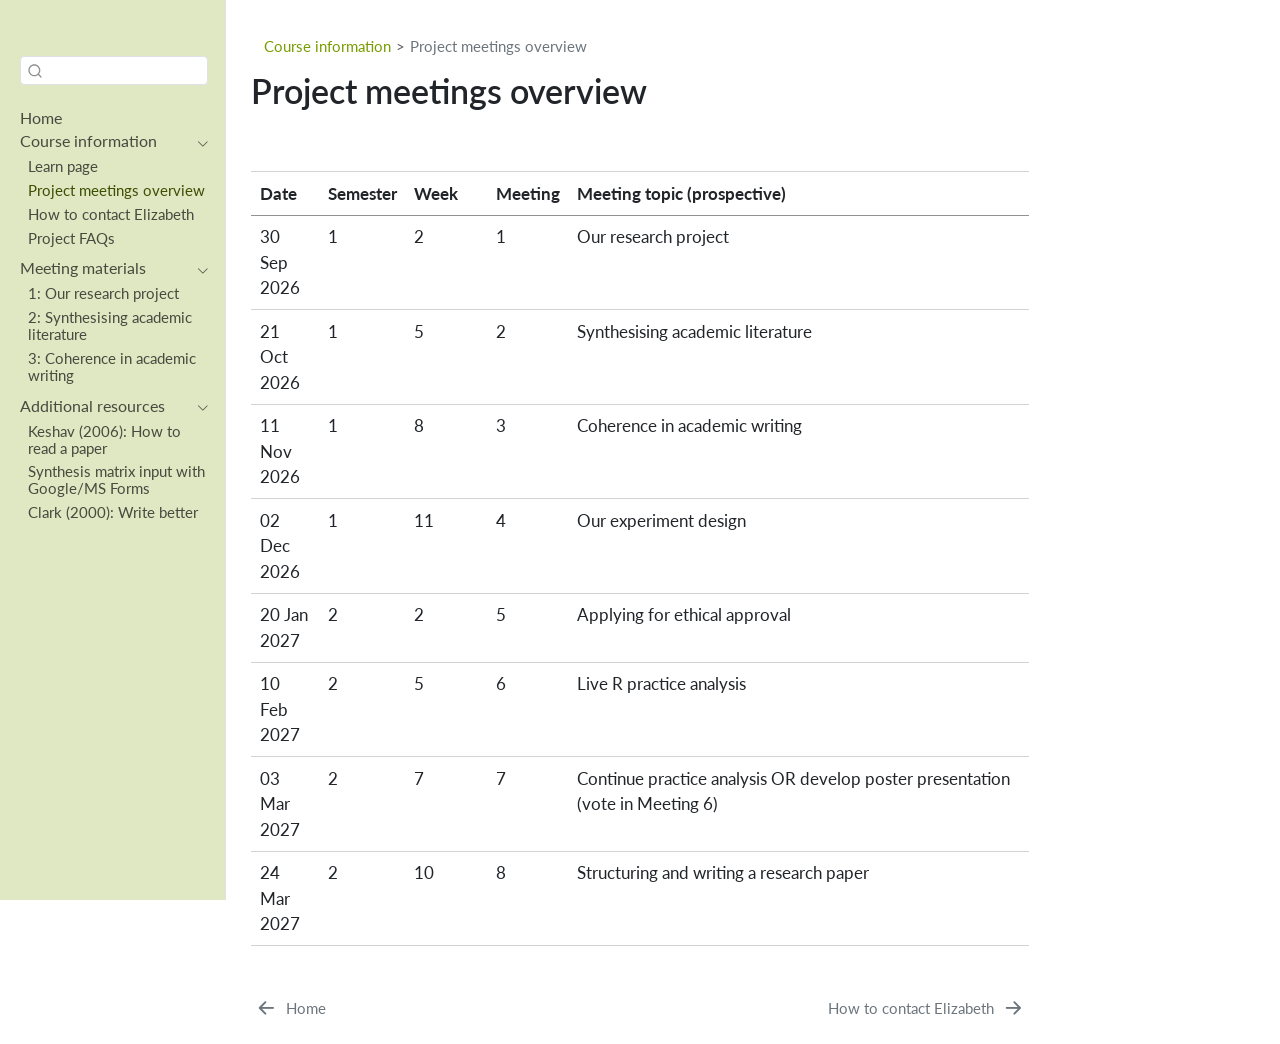
<file: docs/info/sched.html>
<!DOCTYPE html>
<html xmlns="http://www.w3.org/1999/xhtml" lang="en" xml:lang="en"><head>

<meta charset="utf-8">
<meta name="generator" content="quarto-1.8.24">

<meta name="viewport" content="width=device-width, initial-scale=1.0, user-scalable=yes">


<title>Project meetings overview – Minidiss 26/27</title>
<style>
code{white-space: pre-wrap;}
span.smallcaps{font-variant: small-caps;}
div.columns{display: flex; gap: min(4vw, 1.5em);}
div.column{flex: auto; overflow-x: auto;}
div.hanging-indent{margin-left: 1.5em; text-indent: -1.5em;}
ul.task-list{list-style: none;}
ul.task-list li input[type="checkbox"] {
  width: 0.8em;
  margin: 0 0.8em 0.2em -1em; /* quarto-specific, see https://github.com/quarto-dev/quarto-cli/issues/4556 */ 
  vertical-align: middle;
}
</style>


<script src="../site_libs/quarto-nav/quarto-nav.js"></script>
<script src="../site_libs/clipboard/clipboard.min.js"></script>
<script src="../site_libs/quarto-search/autocomplete.umd.js"></script>
<script src="../site_libs/quarto-search/fuse.min.js"></script>
<script src="../site_libs/quarto-search/quarto-search.js"></script>
<meta name="quarto:offset" content="../">
<link href="../info/contact.html" rel="next">
<link href="../index.html" rel="prev">
<script src="../site_libs/quarto-html/quarto.js" type="module"></script>
<script src="../site_libs/quarto-html/tabsets/tabsets.js" type="module"></script>
<script src="../site_libs/quarto-html/axe/axe-check.js" type="module"></script>
<script src="../site_libs/quarto-html/popper.min.js"></script>
<script src="../site_libs/quarto-html/tippy.umd.min.js"></script>
<script src="../site_libs/quarto-html/anchor.min.js"></script>
<link href="../site_libs/quarto-html/tippy.css" rel="stylesheet">
<link href="../site_libs/quarto-html/quarto-syntax-highlighting-dc55a5b9e770e841cd82e46aadbfb9b0.css" rel="stylesheet" id="quarto-text-highlighting-styles">
<script src="../site_libs/bootstrap/bootstrap.min.js"></script>
<link href="../site_libs/bootstrap/bootstrap-icons.css" rel="stylesheet">
<link href="../site_libs/bootstrap/bootstrap-1fd0e3298562fbcdda436fa4a0d8f8a4.min.css" rel="stylesheet" append-hash="true" id="quarto-bootstrap" data-mode="light">
<script id="quarto-search-options" type="application/json">{
  "location": "sidebar",
  "copy-button": false,
  "collapse-after": 3,
  "panel-placement": "start",
  "type": "textbox",
  "limit": 50,
  "keyboard-shortcut": [
    "f",
    "/",
    "s"
  ],
  "show-item-context": false,
  "language": {
    "search-no-results-text": "No results",
    "search-matching-documents-text": "matching documents",
    "search-copy-link-title": "Copy link to search",
    "search-hide-matches-text": "Hide additional matches",
    "search-more-match-text": "more match in this document",
    "search-more-matches-text": "more matches in this document",
    "search-clear-button-title": "Clear",
    "search-text-placeholder": "",
    "search-detached-cancel-button-title": "Cancel",
    "search-submit-button-title": "Submit",
    "search-label": "Search"
  }
}</script>


<link rel="stylesheet" href="../styles.css">
</head>

<body class="nav-sidebar docked quarto-light">

<div id="quarto-search-results"></div>
  <header id="quarto-header" class="headroom fixed-top">
  <nav class="quarto-secondary-nav">
    <div class="container-fluid d-flex">
      <button type="button" class="quarto-btn-toggle btn" data-bs-toggle="collapse" role="button" data-bs-target=".quarto-sidebar-collapse-item" aria-controls="quarto-sidebar" aria-expanded="false" aria-label="Toggle sidebar navigation" onclick="if (window.quartoToggleHeadroom) { window.quartoToggleHeadroom(); }">
        <i class="bi bi-layout-text-sidebar-reverse"></i>
      </button>
        <nav class="quarto-page-breadcrumbs" aria-label="breadcrumb"><ol class="breadcrumb"><li class="breadcrumb-item"><a href="https://www.learn.ed.ac.uk/ultra/courses/_133534_1/outline">Course information</a></li><li class="breadcrumb-item"><a href="../info/sched.html">Project meetings overview</a></li></ol></nav>
        <a class="flex-grow-1" role="navigation" data-bs-toggle="collapse" data-bs-target=".quarto-sidebar-collapse-item" aria-controls="quarto-sidebar" aria-expanded="false" aria-label="Toggle sidebar navigation" onclick="if (window.quartoToggleHeadroom) { window.quartoToggleHeadroom(); }">      
        </a>
      <button type="button" class="btn quarto-search-button" aria-label="Search" onclick="window.quartoOpenSearch();">
        <i class="bi bi-search"></i>
      </button>
    </div>
  </nav>
</header>
<!-- content -->
<div id="quarto-content" class="quarto-container page-columns page-rows-contents page-layout-article">
<!-- sidebar -->
  <nav id="quarto-sidebar" class="sidebar collapse collapse-horizontal quarto-sidebar-collapse-item sidebar-navigation docked overflow-auto">
    <div class="pt-lg-2 mt-2 text-left sidebar-header">
      <a href="../index.html" class="sidebar-logo-link">
      </a>
      </div>
        <div class="mt-2 flex-shrink-0 align-items-center">
        <div class="sidebar-search">
        <div id="quarto-search" class="" title="Search"></div>
        </div>
        </div>
    <div class="sidebar-menu-container"> 
    <ul class="list-unstyled mt-1">
        <li class="sidebar-item">
  <div class="sidebar-item-container"> 
  <a href="../index.html" class="sidebar-item-text sidebar-link">
 <span class="menu-text">Home</span></a>
  </div>
</li>
        <li class="sidebar-item sidebar-item-section">
      <div class="sidebar-item-container"> 
            <a class="sidebar-item-text sidebar-link text-start" data-bs-toggle="collapse" data-bs-target="#quarto-sidebar-section-1" role="navigation" aria-expanded="true">
 <span class="menu-text">Course information</span></a>
          <a class="sidebar-item-toggle text-start" data-bs-toggle="collapse" data-bs-target="#quarto-sidebar-section-1" role="navigation" aria-expanded="true" aria-label="Toggle section">
            <i class="bi bi-chevron-right ms-2"></i>
          </a> 
      </div>
      <ul id="quarto-sidebar-section-1" class="collapse list-unstyled sidebar-section depth1 show">  
          <li class="sidebar-item">
  <div class="sidebar-item-container"> 
  <a href="https://www.learn.ed.ac.uk/ultra/courses/_133534_1/outline" class="sidebar-item-text sidebar-link" target="_blank">
 <span class="menu-text">Learn page</span></a>
  </div>
</li>
          <li class="sidebar-item">
  <div class="sidebar-item-container"> 
  <a href="../info/sched.html" class="sidebar-item-text sidebar-link active">
 <span class="menu-text">Project meetings overview</span></a>
  </div>
</li>
          <li class="sidebar-item">
  <div class="sidebar-item-container"> 
  <a href="../info/contact.html" class="sidebar-item-text sidebar-link">
 <span class="menu-text">How to contact Elizabeth</span></a>
  </div>
</li>
          <li class="sidebar-item">
  <div class="sidebar-item-container"> 
  <a href="../info/faqs.html" class="sidebar-item-text sidebar-link">
 <span class="menu-text">Project FAQs</span></a>
  </div>
</li>
      </ul>
  </li>
        <li class="sidebar-item sidebar-item-section">
      <div class="sidebar-item-container"> 
            <a class="sidebar-item-text sidebar-link text-start" data-bs-toggle="collapse" data-bs-target="#quarto-sidebar-section-2" role="navigation" aria-expanded="true">
 <span class="menu-text">Meeting materials</span></a>
          <a class="sidebar-item-toggle text-start" data-bs-toggle="collapse" data-bs-target="#quarto-sidebar-section-2" role="navigation" aria-expanded="true" aria-label="Toggle section">
            <i class="bi bi-chevron-right ms-2"></i>
          </a> 
      </div>
      <ul id="quarto-sidebar-section-2" class="collapse list-unstyled sidebar-section depth1 show">  
          <li class="sidebar-item">
  <div class="sidebar-item-container"> 
  <a href="../meetings/1.html" class="sidebar-item-text sidebar-link">
 <span class="menu-text">1: Our research project</span></a>
  </div>
</li>
          <li class="sidebar-item">
  <div class="sidebar-item-container"> 
  <a href="../meetings/2.html" class="sidebar-item-text sidebar-link">
 <span class="menu-text">2: Synthesising academic literature</span></a>
  </div>
</li>
          <li class="sidebar-item">
  <div class="sidebar-item-container"> 
  <a href="../meetings/3.html" class="sidebar-item-text sidebar-link">
 <span class="menu-text">3: Coherence in academic writing</span></a>
  </div>
</li>
      </ul>
  </li>
        <li class="sidebar-item sidebar-item-section">
      <div class="sidebar-item-container"> 
            <a class="sidebar-item-text sidebar-link text-start" data-bs-toggle="collapse" data-bs-target="#quarto-sidebar-section-3" role="navigation" aria-expanded="true">
 <span class="menu-text">Additional resources</span></a>
          <a class="sidebar-item-toggle text-start" data-bs-toggle="collapse" data-bs-target="#quarto-sidebar-section-3" role="navigation" aria-expanded="true" aria-label="Toggle section">
            <i class="bi bi-chevron-right ms-2"></i>
          </a> 
      </div>
      <ul id="quarto-sidebar-section-3" class="collapse list-unstyled sidebar-section depth1 show">  
          <li class="sidebar-item">
  <div class="sidebar-item-container"> 
  <a href="https://dl.acm.org/doi/10.1145/1273445.1273458" class="sidebar-item-text sidebar-link" target="_blank">
 <span class="menu-text">Keshav (2006): How to read a paper</span></a>
  </div>
</li>
          <li class="sidebar-item">
  <div class="sidebar-item-container"> 
  <a href="https://elizabethpankratz.github.io/posts/01-phd-litreview/" class="sidebar-item-text sidebar-link" target="_blank">
 <span class="menu-text">Synthesis matrix input with Google/MS Forms</span></a>
  </div>
</li>
          <li class="sidebar-item">
  <div class="sidebar-item-container"> 
  <a href="../resources/hh_clark_writebetter.pdf" class="sidebar-item-text sidebar-link" target="_blank">
 <span class="menu-text">Clark (2000): Write better</span></a>
  </div>
</li>
      </ul>
  </li>
    </ul>
    </div>
</nav>
<div id="quarto-sidebar-glass" class="quarto-sidebar-collapse-item" data-bs-toggle="collapse" data-bs-target=".quarto-sidebar-collapse-item"></div>
<!-- margin-sidebar -->
    <div id="quarto-margin-sidebar" class="sidebar margin-sidebar zindex-bottom">
        
    </div>
<!-- main -->
<main class="content" id="quarto-document-content">

<header id="title-block-header" class="quarto-title-block default"><nav class="quarto-page-breadcrumbs quarto-title-breadcrumbs d-none d-lg-block" aria-label="breadcrumb"><ol class="breadcrumb"><li class="breadcrumb-item"><a href="https://www.learn.ed.ac.uk/ultra/courses/_133534_1/outline">Course information</a></li><li class="breadcrumb-item"><a href="../info/sched.html">Project meetings overview</a></li></ol></nav>
<div class="quarto-title">
<h1 class="title">Project meetings overview</h1>
</div>



<div class="quarto-title-meta">

    
  
    
  </div>
  


</header>


<p><br></p>
<table class="caption-top table">
<colgroup>
<col style="width: 9%">
<col style="width: 6%">
<col style="width: 11%">
<col style="width: 6%">
<col style="width: 66%">
</colgroup>
<thead>
<tr class="header">
<th>Date</th>
<th>Semester</th>
<th>Week</th>
<th>Meeting</th>
<th>Meeting topic (prospective)</th>
</tr>
</thead>
<tbody>
<tr class="odd">
<td>30 Sep 2026</td>
<td>1</td>
<td>2</td>
<td>1</td>
<td>Our research project</td>
</tr>
<tr class="even">
<td>21 Oct 2026</td>
<td>1</td>
<td>5</td>
<td>2</td>
<td>Synthesising academic literature</td>
</tr>
<tr class="odd">
<td>11 Nov 2026</td>
<td>1</td>
<td>8</td>
<td>3</td>
<td>Coherence in academic writing</td>
</tr>
<tr class="even">
<td>02 Dec 2026</td>
<td>1</td>
<td>11</td>
<td>4</td>
<td>Our experiment design</td>
</tr>
<tr class="odd">
<td>20 Jan 2027</td>
<td>2</td>
<td>2</td>
<td>5</td>
<td>Applying for ethical approval</td>
</tr>
<tr class="even">
<td>10 Feb 2027</td>
<td>2</td>
<td>5</td>
<td>6</td>
<td>Live R practice analysis</td>
</tr>
<tr class="odd">
<td>03 Mar 2027</td>
<td>2</td>
<td>7</td>
<td>7</td>
<td>Continue practice analysis OR develop poster presentation (vote in Meeting 6)</td>
</tr>
<tr class="even">
<td>24 Mar 2027</td>
<td>2</td>
<td>10</td>
<td>8</td>
<td>Structuring and writing a research paper</td>
</tr>
</tbody>
</table>



</main> <!-- /main -->
<script id="quarto-html-after-body" type="application/javascript">
  window.document.addEventListener("DOMContentLoaded", function (event) {
    const icon = "";
    const anchorJS = new window.AnchorJS();
    anchorJS.options = {
      placement: 'right',
      icon: icon
    };
    anchorJS.add('.anchored');
    const isCodeAnnotation = (el) => {
      for (const clz of el.classList) {
        if (clz.startsWith('code-annotation-')) {                     
          return true;
        }
      }
      return false;
    }
    const onCopySuccess = function(e) {
      // button target
      const button = e.trigger;
      // don't keep focus
      button.blur();
      // flash "checked"
      button.classList.add('code-copy-button-checked');
      var currentTitle = button.getAttribute("title");
      button.setAttribute("title", "Copied!");
      let tooltip;
      if (window.bootstrap) {
        button.setAttribute("data-bs-toggle", "tooltip");
        button.setAttribute("data-bs-placement", "left");
        button.setAttribute("data-bs-title", "Copied!");
        tooltip = new bootstrap.Tooltip(button, 
          { trigger: "manual", 
            customClass: "code-copy-button-tooltip",
            offset: [0, -8]});
        tooltip.show();    
      }
      setTimeout(function() {
        if (tooltip) {
          tooltip.hide();
          button.removeAttribute("data-bs-title");
          button.removeAttribute("data-bs-toggle");
          button.removeAttribute("data-bs-placement");
        }
        button.setAttribute("title", currentTitle);
        button.classList.remove('code-copy-button-checked');
      }, 1000);
      // clear code selection
      e.clearSelection();
    }
    const getTextToCopy = function(trigger) {
      const outerScaffold = trigger.parentElement.cloneNode(true);
      const codeEl = outerScaffold.querySelector('code');
      for (const childEl of codeEl.children) {
        if (isCodeAnnotation(childEl)) {
          childEl.remove();
        }
      }
      return codeEl.innerText;
    }
    const clipboard = new window.ClipboardJS('.code-copy-button:not([data-in-quarto-modal])', {
      text: getTextToCopy
    });
    clipboard.on('success', onCopySuccess);
    if (window.document.getElementById('quarto-embedded-source-code-modal')) {
      const clipboardModal = new window.ClipboardJS('.code-copy-button[data-in-quarto-modal]', {
        text: getTextToCopy,
        container: window.document.getElementById('quarto-embedded-source-code-modal')
      });
      clipboardModal.on('success', onCopySuccess);
    }
      var localhostRegex = new RegExp(/^(?:http|https):\/\/localhost\:?[0-9]*\//);
      var mailtoRegex = new RegExp(/^mailto:/);
        var filterRegex = new RegExp('/' + window.location.host + '/');
      var isInternal = (href) => {
          return filterRegex.test(href) || localhostRegex.test(href) || mailtoRegex.test(href);
      }
      // Inspect non-navigation links and adorn them if external
     var links = window.document.querySelectorAll('a[href]:not(.nav-link):not(.navbar-brand):not(.toc-action):not(.sidebar-link):not(.sidebar-item-toggle):not(.pagination-link):not(.no-external):not([aria-hidden]):not(.dropdown-item):not(.quarto-navigation-tool):not(.about-link)');
      for (var i=0; i<links.length; i++) {
        const link = links[i];
        if (!isInternal(link.href)) {
          // undo the damage that might have been done by quarto-nav.js in the case of
          // links that we want to consider external
          if (link.dataset.originalHref !== undefined) {
            link.href = link.dataset.originalHref;
          }
        }
      }
    function tippyHover(el, contentFn, onTriggerFn, onUntriggerFn) {
      const config = {
        allowHTML: true,
        maxWidth: 500,
        delay: 100,
        arrow: false,
        appendTo: function(el) {
            return el.parentElement;
        },
        interactive: true,
        interactiveBorder: 10,
        theme: 'quarto',
        placement: 'bottom-start',
      };
      if (contentFn) {
        config.content = contentFn;
      }
      if (onTriggerFn) {
        config.onTrigger = onTriggerFn;
      }
      if (onUntriggerFn) {
        config.onUntrigger = onUntriggerFn;
      }
      window.tippy(el, config); 
    }
    const noterefs = window.document.querySelectorAll('a[role="doc-noteref"]');
    for (var i=0; i<noterefs.length; i++) {
      const ref = noterefs[i];
      tippyHover(ref, function() {
        // use id or data attribute instead here
        let href = ref.getAttribute('data-footnote-href') || ref.getAttribute('href');
        try { href = new URL(href).hash; } catch {}
        const id = href.replace(/^#\/?/, "");
        const note = window.document.getElementById(id);
        if (note) {
          return note.innerHTML;
        } else {
          return "";
        }
      });
    }
    const xrefs = window.document.querySelectorAll('a.quarto-xref');
    const processXRef = (id, note) => {
      // Strip column container classes
      const stripColumnClz = (el) => {
        el.classList.remove("page-full", "page-columns");
        if (el.children) {
          for (const child of el.children) {
            stripColumnClz(child);
          }
        }
      }
      stripColumnClz(note)
      if (id === null || id.startsWith('sec-')) {
        // Special case sections, only their first couple elements
        const container = document.createElement("div");
        if (note.children && note.children.length > 2) {
          container.appendChild(note.children[0].cloneNode(true));
          for (let i = 1; i < note.children.length; i++) {
            const child = note.children[i];
            if (child.tagName === "P" && child.innerText === "") {
              continue;
            } else {
              container.appendChild(child.cloneNode(true));
              break;
            }
          }
          if (window.Quarto?.typesetMath) {
            window.Quarto.typesetMath(container);
          }
          return container.innerHTML
        } else {
          if (window.Quarto?.typesetMath) {
            window.Quarto.typesetMath(note);
          }
          return note.innerHTML;
        }
      } else {
        // Remove any anchor links if they are present
        const anchorLink = note.querySelector('a.anchorjs-link');
        if (anchorLink) {
          anchorLink.remove();
        }
        if (window.Quarto?.typesetMath) {
          window.Quarto.typesetMath(note);
        }
        if (note.classList.contains("callout")) {
          return note.outerHTML;
        } else {
          return note.innerHTML;
        }
      }
    }
    for (var i=0; i<xrefs.length; i++) {
      const xref = xrefs[i];
      tippyHover(xref, undefined, function(instance) {
        instance.disable();
        let url = xref.getAttribute('href');
        let hash = undefined; 
        if (url.startsWith('#')) {
          hash = url;
        } else {
          try { hash = new URL(url).hash; } catch {}
        }
        if (hash) {
          const id = hash.replace(/^#\/?/, "");
          const note = window.document.getElementById(id);
          if (note !== null) {
            try {
              const html = processXRef(id, note.cloneNode(true));
              instance.setContent(html);
            } finally {
              instance.enable();
              instance.show();
            }
          } else {
            // See if we can fetch this
            fetch(url.split('#')[0])
            .then(res => res.text())
            .then(html => {
              const parser = new DOMParser();
              const htmlDoc = parser.parseFromString(html, "text/html");
              const note = htmlDoc.getElementById(id);
              if (note !== null) {
                const html = processXRef(id, note);
                instance.setContent(html);
              } 
            }).finally(() => {
              instance.enable();
              instance.show();
            });
          }
        } else {
          // See if we can fetch a full url (with no hash to target)
          // This is a special case and we should probably do some content thinning / targeting
          fetch(url)
          .then(res => res.text())
          .then(html => {
            const parser = new DOMParser();
            const htmlDoc = parser.parseFromString(html, "text/html");
            const note = htmlDoc.querySelector('main.content');
            if (note !== null) {
              // This should only happen for chapter cross references
              // (since there is no id in the URL)
              // remove the first header
              if (note.children.length > 0 && note.children[0].tagName === "HEADER") {
                note.children[0].remove();
              }
              const html = processXRef(null, note);
              instance.setContent(html);
            } 
          }).finally(() => {
            instance.enable();
            instance.show();
          });
        }
      }, function(instance) {
      });
    }
        let selectedAnnoteEl;
        const selectorForAnnotation = ( cell, annotation) => {
          let cellAttr = 'data-code-cell="' + cell + '"';
          let lineAttr = 'data-code-annotation="' +  annotation + '"';
          const selector = 'span[' + cellAttr + '][' + lineAttr + ']';
          return selector;
        }
        const selectCodeLines = (annoteEl) => {
          const doc = window.document;
          const targetCell = annoteEl.getAttribute("data-target-cell");
          const targetAnnotation = annoteEl.getAttribute("data-target-annotation");
          const annoteSpan = window.document.querySelector(selectorForAnnotation(targetCell, targetAnnotation));
          const lines = annoteSpan.getAttribute("data-code-lines").split(",");
          const lineIds = lines.map((line) => {
            return targetCell + "-" + line;
          })
          let top = null;
          let height = null;
          let parent = null;
          if (lineIds.length > 0) {
              //compute the position of the single el (top and bottom and make a div)
              const el = window.document.getElementById(lineIds[0]);
              top = el.offsetTop;
              height = el.offsetHeight;
              parent = el.parentElement.parentElement;
            if (lineIds.length > 1) {
              const lastEl = window.document.getElementById(lineIds[lineIds.length - 1]);
              const bottom = lastEl.offsetTop + lastEl.offsetHeight;
              height = bottom - top;
            }
            if (top !== null && height !== null && parent !== null) {
              // cook up a div (if necessary) and position it 
              let div = window.document.getElementById("code-annotation-line-highlight");
              if (div === null) {
                div = window.document.createElement("div");
                div.setAttribute("id", "code-annotation-line-highlight");
                div.style.position = 'absolute';
                parent.appendChild(div);
              }
              div.style.top = top - 2 + "px";
              div.style.height = height + 4 + "px";
              div.style.left = 0;
              let gutterDiv = window.document.getElementById("code-annotation-line-highlight-gutter");
              if (gutterDiv === null) {
                gutterDiv = window.document.createElement("div");
                gutterDiv.setAttribute("id", "code-annotation-line-highlight-gutter");
                gutterDiv.style.position = 'absolute';
                const codeCell = window.document.getElementById(targetCell);
                const gutter = codeCell.querySelector('.code-annotation-gutter');
                gutter.appendChild(gutterDiv);
              }
              gutterDiv.style.top = top - 2 + "px";
              gutterDiv.style.height = height + 4 + "px";
            }
            selectedAnnoteEl = annoteEl;
          }
        };
        const unselectCodeLines = () => {
          const elementsIds = ["code-annotation-line-highlight", "code-annotation-line-highlight-gutter"];
          elementsIds.forEach((elId) => {
            const div = window.document.getElementById(elId);
            if (div) {
              div.remove();
            }
          });
          selectedAnnoteEl = undefined;
        };
          // Handle positioning of the toggle
      window.addEventListener(
        "resize",
        throttle(() => {
          elRect = undefined;
          if (selectedAnnoteEl) {
            selectCodeLines(selectedAnnoteEl);
          }
        }, 10)
      );
      function throttle(fn, ms) {
      let throttle = false;
      let timer;
        return (...args) => {
          if(!throttle) { // first call gets through
              fn.apply(this, args);
              throttle = true;
          } else { // all the others get throttled
              if(timer) clearTimeout(timer); // cancel #2
              timer = setTimeout(() => {
                fn.apply(this, args);
                timer = throttle = false;
              }, ms);
          }
        };
      }
        // Attach click handler to the DT
        const annoteDls = window.document.querySelectorAll('dt[data-target-cell]');
        for (const annoteDlNode of annoteDls) {
          annoteDlNode.addEventListener('click', (event) => {
            const clickedEl = event.target;
            if (clickedEl !== selectedAnnoteEl) {
              unselectCodeLines();
              const activeEl = window.document.querySelector('dt[data-target-cell].code-annotation-active');
              if (activeEl) {
                activeEl.classList.remove('code-annotation-active');
              }
              selectCodeLines(clickedEl);
              clickedEl.classList.add('code-annotation-active');
            } else {
              // Unselect the line
              unselectCodeLines();
              clickedEl.classList.remove('code-annotation-active');
            }
          });
        }
    const findCites = (el) => {
      const parentEl = el.parentElement;
      if (parentEl) {
        const cites = parentEl.dataset.cites;
        if (cites) {
          return {
            el,
            cites: cites.split(' ')
          };
        } else {
          return findCites(el.parentElement)
        }
      } else {
        return undefined;
      }
    };
    var bibliorefs = window.document.querySelectorAll('a[role="doc-biblioref"]');
    for (var i=0; i<bibliorefs.length; i++) {
      const ref = bibliorefs[i];
      const citeInfo = findCites(ref);
      if (citeInfo) {
        tippyHover(citeInfo.el, function() {
          var popup = window.document.createElement('div');
          citeInfo.cites.forEach(function(cite) {
            var citeDiv = window.document.createElement('div');
            citeDiv.classList.add('hanging-indent');
            citeDiv.classList.add('csl-entry');
            var biblioDiv = window.document.getElementById('ref-' + cite);
            if (biblioDiv) {
              citeDiv.innerHTML = biblioDiv.innerHTML;
            }
            popup.appendChild(citeDiv);
          });
          return popup.innerHTML;
        });
      }
    }
  });
  </script>
<nav class="page-navigation">
  <div class="nav-page nav-page-previous">
      <a href="../index.html" class="pagination-link" aria-label="Home">
        <i class="bi bi-arrow-left-short"></i> <span class="nav-page-text">Home</span>
      </a>          
  </div>
  <div class="nav-page nav-page-next">
      <a href="../info/contact.html" class="pagination-link" aria-label="How to contact Elizabeth">
        <span class="nav-page-text">How to contact Elizabeth</span> <i class="bi bi-arrow-right-short"></i>
      </a>
  </div>
</nav>
</div> <!-- /content -->




</body></html>
</file>
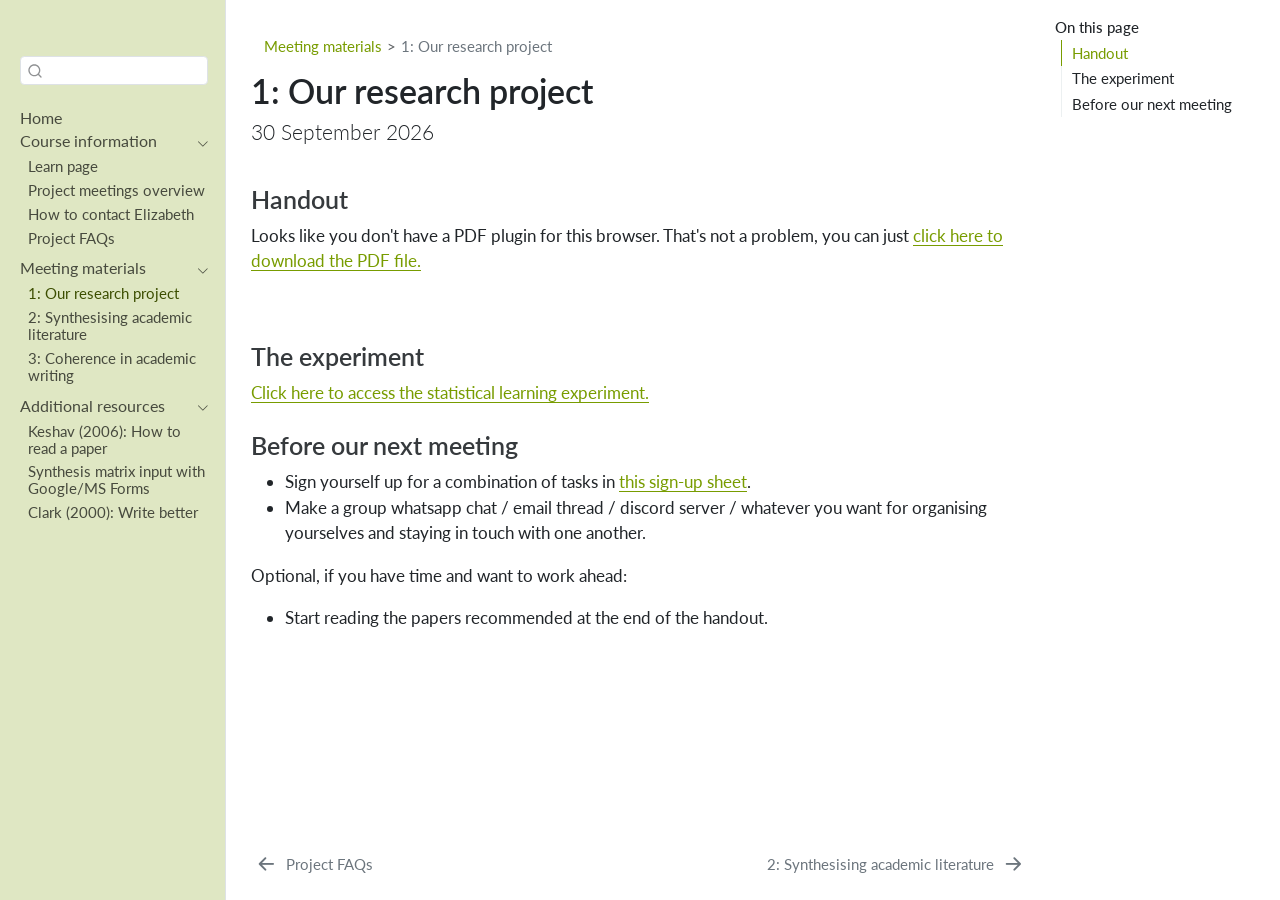
<file: docs/meetings/1.html>
<!DOCTYPE html>
<html xmlns="http://www.w3.org/1999/xhtml" lang="en" xml:lang="en"><head>

<meta charset="utf-8">
<meta name="generator" content="quarto-1.8.24">

<meta name="viewport" content="width=device-width, initial-scale=1.0, user-scalable=yes">


<title>1: Our research project – Minidiss 26/27</title>
<style>
code{white-space: pre-wrap;}
span.smallcaps{font-variant: small-caps;}
div.columns{display: flex; gap: min(4vw, 1.5em);}
div.column{flex: auto; overflow-x: auto;}
div.hanging-indent{margin-left: 1.5em; text-indent: -1.5em;}
ul.task-list{list-style: none;}
ul.task-list li input[type="checkbox"] {
  width: 0.8em;
  margin: 0 0.8em 0.2em -1em; /* quarto-specific, see https://github.com/quarto-dev/quarto-cli/issues/4556 */ 
  vertical-align: middle;
}
</style>


<script src="../site_libs/quarto-nav/quarto-nav.js"></script>
<script src="../site_libs/clipboard/clipboard.min.js"></script>
<script src="../site_libs/quarto-search/autocomplete.umd.js"></script>
<script src="../site_libs/quarto-search/fuse.min.js"></script>
<script src="../site_libs/quarto-search/quarto-search.js"></script>
<meta name="quarto:offset" content="../">
<link href="../meetings/2.html" rel="next">
<link href="../info/faqs.html" rel="prev">
<script src="../site_libs/quarto-html/quarto.js" type="module"></script>
<script src="../site_libs/quarto-html/tabsets/tabsets.js" type="module"></script>
<script src="../site_libs/quarto-html/axe/axe-check.js" type="module"></script>
<script src="../site_libs/quarto-html/popper.min.js"></script>
<script src="../site_libs/quarto-html/tippy.umd.min.js"></script>
<script src="../site_libs/quarto-html/anchor.min.js"></script>
<link href="../site_libs/quarto-html/tippy.css" rel="stylesheet">
<link href="../site_libs/quarto-html/quarto-syntax-highlighting-dc55a5b9e770e841cd82e46aadbfb9b0.css" rel="stylesheet" id="quarto-text-highlighting-styles">
<script src="../site_libs/bootstrap/bootstrap.min.js"></script>
<link href="../site_libs/bootstrap/bootstrap-icons.css" rel="stylesheet">
<link href="../site_libs/bootstrap/bootstrap-1fd0e3298562fbcdda436fa4a0d8f8a4.min.css" rel="stylesheet" append-hash="true" id="quarto-bootstrap" data-mode="light">
<script id="quarto-search-options" type="application/json">{
  "location": "sidebar",
  "copy-button": false,
  "collapse-after": 3,
  "panel-placement": "start",
  "type": "textbox",
  "limit": 50,
  "keyboard-shortcut": [
    "f",
    "/",
    "s"
  ],
  "show-item-context": false,
  "language": {
    "search-no-results-text": "No results",
    "search-matching-documents-text": "matching documents",
    "search-copy-link-title": "Copy link to search",
    "search-hide-matches-text": "Hide additional matches",
    "search-more-match-text": "more match in this document",
    "search-more-matches-text": "more matches in this document",
    "search-clear-button-title": "Clear",
    "search-text-placeholder": "",
    "search-detached-cancel-button-title": "Cancel",
    "search-submit-button-title": "Submit",
    "search-label": "Search"
  }
}</script>


<link rel="stylesheet" href="../styles.css">
</head>

<body class="nav-sidebar docked quarto-light">

<div id="quarto-search-results"></div>
  <header id="quarto-header" class="headroom fixed-top">
  <nav class="quarto-secondary-nav">
    <div class="container-fluid d-flex">
      <button type="button" class="quarto-btn-toggle btn" data-bs-toggle="collapse" role="button" data-bs-target=".quarto-sidebar-collapse-item" aria-controls="quarto-sidebar" aria-expanded="false" aria-label="Toggle sidebar navigation" onclick="if (window.quartoToggleHeadroom) { window.quartoToggleHeadroom(); }">
        <i class="bi bi-layout-text-sidebar-reverse"></i>
      </button>
        <nav class="quarto-page-breadcrumbs" aria-label="breadcrumb"><ol class="breadcrumb"><li class="breadcrumb-item"><a href="../meetings/1.html">Meeting materials</a></li><li class="breadcrumb-item"><a href="../meetings/1.html">1: Our research project</a></li></ol></nav>
        <a class="flex-grow-1" role="navigation" data-bs-toggle="collapse" data-bs-target=".quarto-sidebar-collapse-item" aria-controls="quarto-sidebar" aria-expanded="false" aria-label="Toggle sidebar navigation" onclick="if (window.quartoToggleHeadroom) { window.quartoToggleHeadroom(); }">      
        </a>
      <button type="button" class="btn quarto-search-button" aria-label="Search" onclick="window.quartoOpenSearch();">
        <i class="bi bi-search"></i>
      </button>
    </div>
  </nav>
</header>
<!-- content -->
<div id="quarto-content" class="quarto-container page-columns page-rows-contents page-layout-article">
<!-- sidebar -->
  <nav id="quarto-sidebar" class="sidebar collapse collapse-horizontal quarto-sidebar-collapse-item sidebar-navigation docked overflow-auto">
    <div class="pt-lg-2 mt-2 text-left sidebar-header">
      <a href="../index.html" class="sidebar-logo-link">
      </a>
      </div>
        <div class="mt-2 flex-shrink-0 align-items-center">
        <div class="sidebar-search">
        <div id="quarto-search" class="" title="Search"></div>
        </div>
        </div>
    <div class="sidebar-menu-container"> 
    <ul class="list-unstyled mt-1">
        <li class="sidebar-item">
  <div class="sidebar-item-container"> 
  <a href="../index.html" class="sidebar-item-text sidebar-link">
 <span class="menu-text">Home</span></a>
  </div>
</li>
        <li class="sidebar-item sidebar-item-section">
      <div class="sidebar-item-container"> 
            <a class="sidebar-item-text sidebar-link text-start" data-bs-toggle="collapse" data-bs-target="#quarto-sidebar-section-1" role="navigation" aria-expanded="true">
 <span class="menu-text">Course information</span></a>
          <a class="sidebar-item-toggle text-start" data-bs-toggle="collapse" data-bs-target="#quarto-sidebar-section-1" role="navigation" aria-expanded="true" aria-label="Toggle section">
            <i class="bi bi-chevron-right ms-2"></i>
          </a> 
      </div>
      <ul id="quarto-sidebar-section-1" class="collapse list-unstyled sidebar-section depth1 show">  
          <li class="sidebar-item">
  <div class="sidebar-item-container"> 
  <a href="https://www.learn.ed.ac.uk/ultra/courses/_133534_1/outline" class="sidebar-item-text sidebar-link" target="_blank">
 <span class="menu-text">Learn page</span></a>
  </div>
</li>
          <li class="sidebar-item">
  <div class="sidebar-item-container"> 
  <a href="../info/sched.html" class="sidebar-item-text sidebar-link">
 <span class="menu-text">Project meetings overview</span></a>
  </div>
</li>
          <li class="sidebar-item">
  <div class="sidebar-item-container"> 
  <a href="../info/contact.html" class="sidebar-item-text sidebar-link">
 <span class="menu-text">How to contact Elizabeth</span></a>
  </div>
</li>
          <li class="sidebar-item">
  <div class="sidebar-item-container"> 
  <a href="../info/faqs.html" class="sidebar-item-text sidebar-link">
 <span class="menu-text">Project FAQs</span></a>
  </div>
</li>
      </ul>
  </li>
        <li class="sidebar-item sidebar-item-section">
      <div class="sidebar-item-container"> 
            <a class="sidebar-item-text sidebar-link text-start" data-bs-toggle="collapse" data-bs-target="#quarto-sidebar-section-2" role="navigation" aria-expanded="true">
 <span class="menu-text">Meeting materials</span></a>
          <a class="sidebar-item-toggle text-start" data-bs-toggle="collapse" data-bs-target="#quarto-sidebar-section-2" role="navigation" aria-expanded="true" aria-label="Toggle section">
            <i class="bi bi-chevron-right ms-2"></i>
          </a> 
      </div>
      <ul id="quarto-sidebar-section-2" class="collapse list-unstyled sidebar-section depth1 show">  
          <li class="sidebar-item">
  <div class="sidebar-item-container"> 
  <a href="../meetings/1.html" class="sidebar-item-text sidebar-link active">
 <span class="menu-text">1: Our research project</span></a>
  </div>
</li>
          <li class="sidebar-item">
  <div class="sidebar-item-container"> 
  <a href="../meetings/2.html" class="sidebar-item-text sidebar-link">
 <span class="menu-text">2: Synthesising academic literature</span></a>
  </div>
</li>
          <li class="sidebar-item">
  <div class="sidebar-item-container"> 
  <a href="../meetings/3.html" class="sidebar-item-text sidebar-link">
 <span class="menu-text">3: Coherence in academic writing</span></a>
  </div>
</li>
      </ul>
  </li>
        <li class="sidebar-item sidebar-item-section">
      <div class="sidebar-item-container"> 
            <a class="sidebar-item-text sidebar-link text-start" data-bs-toggle="collapse" data-bs-target="#quarto-sidebar-section-3" role="navigation" aria-expanded="true">
 <span class="menu-text">Additional resources</span></a>
          <a class="sidebar-item-toggle text-start" data-bs-toggle="collapse" data-bs-target="#quarto-sidebar-section-3" role="navigation" aria-expanded="true" aria-label="Toggle section">
            <i class="bi bi-chevron-right ms-2"></i>
          </a> 
      </div>
      <ul id="quarto-sidebar-section-3" class="collapse list-unstyled sidebar-section depth1 show">  
          <li class="sidebar-item">
  <div class="sidebar-item-container"> 
  <a href="https://dl.acm.org/doi/10.1145/1273445.1273458" class="sidebar-item-text sidebar-link" target="_blank">
 <span class="menu-text">Keshav (2006): How to read a paper</span></a>
  </div>
</li>
          <li class="sidebar-item">
  <div class="sidebar-item-container"> 
  <a href="https://elizabethpankratz.github.io/posts/01-phd-litreview/" class="sidebar-item-text sidebar-link" target="_blank">
 <span class="menu-text">Synthesis matrix input with Google/MS Forms</span></a>
  </div>
</li>
          <li class="sidebar-item">
  <div class="sidebar-item-container"> 
  <a href="../resources/hh_clark_writebetter.pdf" class="sidebar-item-text sidebar-link" target="_blank">
 <span class="menu-text">Clark (2000): Write better</span></a>
  </div>
</li>
      </ul>
  </li>
    </ul>
    </div>
</nav>
<div id="quarto-sidebar-glass" class="quarto-sidebar-collapse-item" data-bs-toggle="collapse" data-bs-target=".quarto-sidebar-collapse-item"></div>
<!-- margin-sidebar -->
    <div id="quarto-margin-sidebar" class="sidebar margin-sidebar">
        <nav id="TOC" role="doc-toc" class="toc-active">
    <h2 id="toc-title">On this page</h2>
   
  <ul>
  <li><a href="#handout" id="toc-handout" class="nav-link active" data-scroll-target="#handout">Handout</a></li>
  <li><a href="#the-experiment" id="toc-the-experiment" class="nav-link" data-scroll-target="#the-experiment">The experiment</a></li>
  <li><a href="#before-our-next-meeting" id="toc-before-our-next-meeting" class="nav-link" data-scroll-target="#before-our-next-meeting">Before our next meeting</a></li>
  </ul>
</nav>
    </div>
<!-- main -->
<main class="content" id="quarto-document-content">

<header id="title-block-header" class="quarto-title-block default"><nav class="quarto-page-breadcrumbs quarto-title-breadcrumbs d-none d-lg-block" aria-label="breadcrumb"><ol class="breadcrumb"><li class="breadcrumb-item"><a href="../meetings/1.html">Meeting materials</a></li><li class="breadcrumb-item"><a href="../meetings/1.html">1: Our research project</a></li></ol></nav>
<div class="quarto-title">
<h1 class="title">1: Our research project</h1>
<p class="subtitle lead">30 September 2026</p>
</div>



<div class="quarto-title-meta">

    
  
    
  </div>
  


</header>


<section id="handout" class="level3">
<h3 class="anchored" data-anchor-id="handout">Handout</h3>
<object data="minidiss2627-handout1.pdf" type="application/pdf" width="100%" height="100%" style="min-height:50vh;">
    <p>Looks like you don't have a PDF plugin for this browser.
    That's not a problem, you can just <a href="minidiss2627-handout1.pdf">click here to
    download the PDF file.</a></p>
</object>
<p><br></p>
</section>
<section id="the-experiment" class="level3">
<h3 class="anchored" data-anchor-id="the-experiment">The experiment</h3>
<p><a href="https://tstbl.co/764-211" target="_blank">Click here to access the statistical learning experiment.</a></p>
</section>
<section id="before-our-next-meeting" class="level3">
<h3 class="anchored" data-anchor-id="before-our-next-meeting">Before our next meeting</h3>
<ul>
<li>Sign yourself up for a combination of tasks in <a href="https://uoe-my.sharepoint.com/:x:/g/personal/epankrat_ed_ac_uk/IQCgsyxP_QlFRq7Fl5JZlCOXAYGyn6KNOMOqjgLcBRRUkuU" target="_blank">this sign-up sheet</a>.</li>
<li>Make a group whatsapp chat / email thread / discord server / whatever you want for organising yourselves and staying in touch with one another.</li>
</ul>
<p>Optional, if you have time and want to work ahead:</p>
<ul>
<li>Start reading the papers recommended at the end of the handout.</li>
</ul>


</section>

</main> <!-- /main -->
<script id="quarto-html-after-body" type="application/javascript">
  window.document.addEventListener("DOMContentLoaded", function (event) {
    const icon = "";
    const anchorJS = new window.AnchorJS();
    anchorJS.options = {
      placement: 'right',
      icon: icon
    };
    anchorJS.add('.anchored');
    const isCodeAnnotation = (el) => {
      for (const clz of el.classList) {
        if (clz.startsWith('code-annotation-')) {                     
          return true;
        }
      }
      return false;
    }
    const onCopySuccess = function(e) {
      // button target
      const button = e.trigger;
      // don't keep focus
      button.blur();
      // flash "checked"
      button.classList.add('code-copy-button-checked');
      var currentTitle = button.getAttribute("title");
      button.setAttribute("title", "Copied!");
      let tooltip;
      if (window.bootstrap) {
        button.setAttribute("data-bs-toggle", "tooltip");
        button.setAttribute("data-bs-placement", "left");
        button.setAttribute("data-bs-title", "Copied!");
        tooltip = new bootstrap.Tooltip(button, 
          { trigger: "manual", 
            customClass: "code-copy-button-tooltip",
            offset: [0, -8]});
        tooltip.show();    
      }
      setTimeout(function() {
        if (tooltip) {
          tooltip.hide();
          button.removeAttribute("data-bs-title");
          button.removeAttribute("data-bs-toggle");
          button.removeAttribute("data-bs-placement");
        }
        button.setAttribute("title", currentTitle);
        button.classList.remove('code-copy-button-checked');
      }, 1000);
      // clear code selection
      e.clearSelection();
    }
    const getTextToCopy = function(trigger) {
      const outerScaffold = trigger.parentElement.cloneNode(true);
      const codeEl = outerScaffold.querySelector('code');
      for (const childEl of codeEl.children) {
        if (isCodeAnnotation(childEl)) {
          childEl.remove();
        }
      }
      return codeEl.innerText;
    }
    const clipboard = new window.ClipboardJS('.code-copy-button:not([data-in-quarto-modal])', {
      text: getTextToCopy
    });
    clipboard.on('success', onCopySuccess);
    if (window.document.getElementById('quarto-embedded-source-code-modal')) {
      const clipboardModal = new window.ClipboardJS('.code-copy-button[data-in-quarto-modal]', {
        text: getTextToCopy,
        container: window.document.getElementById('quarto-embedded-source-code-modal')
      });
      clipboardModal.on('success', onCopySuccess);
    }
      var localhostRegex = new RegExp(/^(?:http|https):\/\/localhost\:?[0-9]*\//);
      var mailtoRegex = new RegExp(/^mailto:/);
        var filterRegex = new RegExp('/' + window.location.host + '/');
      var isInternal = (href) => {
          return filterRegex.test(href) || localhostRegex.test(href) || mailtoRegex.test(href);
      }
      // Inspect non-navigation links and adorn them if external
     var links = window.document.querySelectorAll('a[href]:not(.nav-link):not(.navbar-brand):not(.toc-action):not(.sidebar-link):not(.sidebar-item-toggle):not(.pagination-link):not(.no-external):not([aria-hidden]):not(.dropdown-item):not(.quarto-navigation-tool):not(.about-link)');
      for (var i=0; i<links.length; i++) {
        const link = links[i];
        if (!isInternal(link.href)) {
          // undo the damage that might have been done by quarto-nav.js in the case of
          // links that we want to consider external
          if (link.dataset.originalHref !== undefined) {
            link.href = link.dataset.originalHref;
          }
        }
      }
    function tippyHover(el, contentFn, onTriggerFn, onUntriggerFn) {
      const config = {
        allowHTML: true,
        maxWidth: 500,
        delay: 100,
        arrow: false,
        appendTo: function(el) {
            return el.parentElement;
        },
        interactive: true,
        interactiveBorder: 10,
        theme: 'quarto',
        placement: 'bottom-start',
      };
      if (contentFn) {
        config.content = contentFn;
      }
      if (onTriggerFn) {
        config.onTrigger = onTriggerFn;
      }
      if (onUntriggerFn) {
        config.onUntrigger = onUntriggerFn;
      }
      window.tippy(el, config); 
    }
    const noterefs = window.document.querySelectorAll('a[role="doc-noteref"]');
    for (var i=0; i<noterefs.length; i++) {
      const ref = noterefs[i];
      tippyHover(ref, function() {
        // use id or data attribute instead here
        let href = ref.getAttribute('data-footnote-href') || ref.getAttribute('href');
        try { href = new URL(href).hash; } catch {}
        const id = href.replace(/^#\/?/, "");
        const note = window.document.getElementById(id);
        if (note) {
          return note.innerHTML;
        } else {
          return "";
        }
      });
    }
    const xrefs = window.document.querySelectorAll('a.quarto-xref');
    const processXRef = (id, note) => {
      // Strip column container classes
      const stripColumnClz = (el) => {
        el.classList.remove("page-full", "page-columns");
        if (el.children) {
          for (const child of el.children) {
            stripColumnClz(child);
          }
        }
      }
      stripColumnClz(note)
      if (id === null || id.startsWith('sec-')) {
        // Special case sections, only their first couple elements
        const container = document.createElement("div");
        if (note.children && note.children.length > 2) {
          container.appendChild(note.children[0].cloneNode(true));
          for (let i = 1; i < note.children.length; i++) {
            const child = note.children[i];
            if (child.tagName === "P" && child.innerText === "") {
              continue;
            } else {
              container.appendChild(child.cloneNode(true));
              break;
            }
          }
          if (window.Quarto?.typesetMath) {
            window.Quarto.typesetMath(container);
          }
          return container.innerHTML
        } else {
          if (window.Quarto?.typesetMath) {
            window.Quarto.typesetMath(note);
          }
          return note.innerHTML;
        }
      } else {
        // Remove any anchor links if they are present
        const anchorLink = note.querySelector('a.anchorjs-link');
        if (anchorLink) {
          anchorLink.remove();
        }
        if (window.Quarto?.typesetMath) {
          window.Quarto.typesetMath(note);
        }
        if (note.classList.contains("callout")) {
          return note.outerHTML;
        } else {
          return note.innerHTML;
        }
      }
    }
    for (var i=0; i<xrefs.length; i++) {
      const xref = xrefs[i];
      tippyHover(xref, undefined, function(instance) {
        instance.disable();
        let url = xref.getAttribute('href');
        let hash = undefined; 
        if (url.startsWith('#')) {
          hash = url;
        } else {
          try { hash = new URL(url).hash; } catch {}
        }
        if (hash) {
          const id = hash.replace(/^#\/?/, "");
          const note = window.document.getElementById(id);
          if (note !== null) {
            try {
              const html = processXRef(id, note.cloneNode(true));
              instance.setContent(html);
            } finally {
              instance.enable();
              instance.show();
            }
          } else {
            // See if we can fetch this
            fetch(url.split('#')[0])
            .then(res => res.text())
            .then(html => {
              const parser = new DOMParser();
              const htmlDoc = parser.parseFromString(html, "text/html");
              const note = htmlDoc.getElementById(id);
              if (note !== null) {
                const html = processXRef(id, note);
                instance.setContent(html);
              } 
            }).finally(() => {
              instance.enable();
              instance.show();
            });
          }
        } else {
          // See if we can fetch a full url (with no hash to target)
          // This is a special case and we should probably do some content thinning / targeting
          fetch(url)
          .then(res => res.text())
          .then(html => {
            const parser = new DOMParser();
            const htmlDoc = parser.parseFromString(html, "text/html");
            const note = htmlDoc.querySelector('main.content');
            if (note !== null) {
              // This should only happen for chapter cross references
              // (since there is no id in the URL)
              // remove the first header
              if (note.children.length > 0 && note.children[0].tagName === "HEADER") {
                note.children[0].remove();
              }
              const html = processXRef(null, note);
              instance.setContent(html);
            } 
          }).finally(() => {
            instance.enable();
            instance.show();
          });
        }
      }, function(instance) {
      });
    }
        let selectedAnnoteEl;
        const selectorForAnnotation = ( cell, annotation) => {
          let cellAttr = 'data-code-cell="' + cell + '"';
          let lineAttr = 'data-code-annotation="' +  annotation + '"';
          const selector = 'span[' + cellAttr + '][' + lineAttr + ']';
          return selector;
        }
        const selectCodeLines = (annoteEl) => {
          const doc = window.document;
          const targetCell = annoteEl.getAttribute("data-target-cell");
          const targetAnnotation = annoteEl.getAttribute("data-target-annotation");
          const annoteSpan = window.document.querySelector(selectorForAnnotation(targetCell, targetAnnotation));
          const lines = annoteSpan.getAttribute("data-code-lines").split(",");
          const lineIds = lines.map((line) => {
            return targetCell + "-" + line;
          })
          let top = null;
          let height = null;
          let parent = null;
          if (lineIds.length > 0) {
              //compute the position of the single el (top and bottom and make a div)
              const el = window.document.getElementById(lineIds[0]);
              top = el.offsetTop;
              height = el.offsetHeight;
              parent = el.parentElement.parentElement;
            if (lineIds.length > 1) {
              const lastEl = window.document.getElementById(lineIds[lineIds.length - 1]);
              const bottom = lastEl.offsetTop + lastEl.offsetHeight;
              height = bottom - top;
            }
            if (top !== null && height !== null && parent !== null) {
              // cook up a div (if necessary) and position it 
              let div = window.document.getElementById("code-annotation-line-highlight");
              if (div === null) {
                div = window.document.createElement("div");
                div.setAttribute("id", "code-annotation-line-highlight");
                div.style.position = 'absolute';
                parent.appendChild(div);
              }
              div.style.top = top - 2 + "px";
              div.style.height = height + 4 + "px";
              div.style.left = 0;
              let gutterDiv = window.document.getElementById("code-annotation-line-highlight-gutter");
              if (gutterDiv === null) {
                gutterDiv = window.document.createElement("div");
                gutterDiv.setAttribute("id", "code-annotation-line-highlight-gutter");
                gutterDiv.style.position = 'absolute';
                const codeCell = window.document.getElementById(targetCell);
                const gutter = codeCell.querySelector('.code-annotation-gutter');
                gutter.appendChild(gutterDiv);
              }
              gutterDiv.style.top = top - 2 + "px";
              gutterDiv.style.height = height + 4 + "px";
            }
            selectedAnnoteEl = annoteEl;
          }
        };
        const unselectCodeLines = () => {
          const elementsIds = ["code-annotation-line-highlight", "code-annotation-line-highlight-gutter"];
          elementsIds.forEach((elId) => {
            const div = window.document.getElementById(elId);
            if (div) {
              div.remove();
            }
          });
          selectedAnnoteEl = undefined;
        };
          // Handle positioning of the toggle
      window.addEventListener(
        "resize",
        throttle(() => {
          elRect = undefined;
          if (selectedAnnoteEl) {
            selectCodeLines(selectedAnnoteEl);
          }
        }, 10)
      );
      function throttle(fn, ms) {
      let throttle = false;
      let timer;
        return (...args) => {
          if(!throttle) { // first call gets through
              fn.apply(this, args);
              throttle = true;
          } else { // all the others get throttled
              if(timer) clearTimeout(timer); // cancel #2
              timer = setTimeout(() => {
                fn.apply(this, args);
                timer = throttle = false;
              }, ms);
          }
        };
      }
        // Attach click handler to the DT
        const annoteDls = window.document.querySelectorAll('dt[data-target-cell]');
        for (const annoteDlNode of annoteDls) {
          annoteDlNode.addEventListener('click', (event) => {
            const clickedEl = event.target;
            if (clickedEl !== selectedAnnoteEl) {
              unselectCodeLines();
              const activeEl = window.document.querySelector('dt[data-target-cell].code-annotation-active');
              if (activeEl) {
                activeEl.classList.remove('code-annotation-active');
              }
              selectCodeLines(clickedEl);
              clickedEl.classList.add('code-annotation-active');
            } else {
              // Unselect the line
              unselectCodeLines();
              clickedEl.classList.remove('code-annotation-active');
            }
          });
        }
    const findCites = (el) => {
      const parentEl = el.parentElement;
      if (parentEl) {
        const cites = parentEl.dataset.cites;
        if (cites) {
          return {
            el,
            cites: cites.split(' ')
          };
        } else {
          return findCites(el.parentElement)
        }
      } else {
        return undefined;
      }
    };
    var bibliorefs = window.document.querySelectorAll('a[role="doc-biblioref"]');
    for (var i=0; i<bibliorefs.length; i++) {
      const ref = bibliorefs[i];
      const citeInfo = findCites(ref);
      if (citeInfo) {
        tippyHover(citeInfo.el, function() {
          var popup = window.document.createElement('div');
          citeInfo.cites.forEach(function(cite) {
            var citeDiv = window.document.createElement('div');
            citeDiv.classList.add('hanging-indent');
            citeDiv.classList.add('csl-entry');
            var biblioDiv = window.document.getElementById('ref-' + cite);
            if (biblioDiv) {
              citeDiv.innerHTML = biblioDiv.innerHTML;
            }
            popup.appendChild(citeDiv);
          });
          return popup.innerHTML;
        });
      }
    }
  });
  </script>
<nav class="page-navigation">
  <div class="nav-page nav-page-previous">
      <a href="../info/faqs.html" class="pagination-link" aria-label="Project FAQs">
        <i class="bi bi-arrow-left-short"></i> <span class="nav-page-text">Project FAQs</span>
      </a>          
  </div>
  <div class="nav-page nav-page-next">
      <a href="../meetings/2.html" class="pagination-link" aria-label="2: Synthesising academic literature">
        <span class="nav-page-text">2: Synthesising academic literature</span> <i class="bi bi-arrow-right-short"></i>
      </a>
  </div>
</nav>
</div> <!-- /content -->




</body></html>
</file>
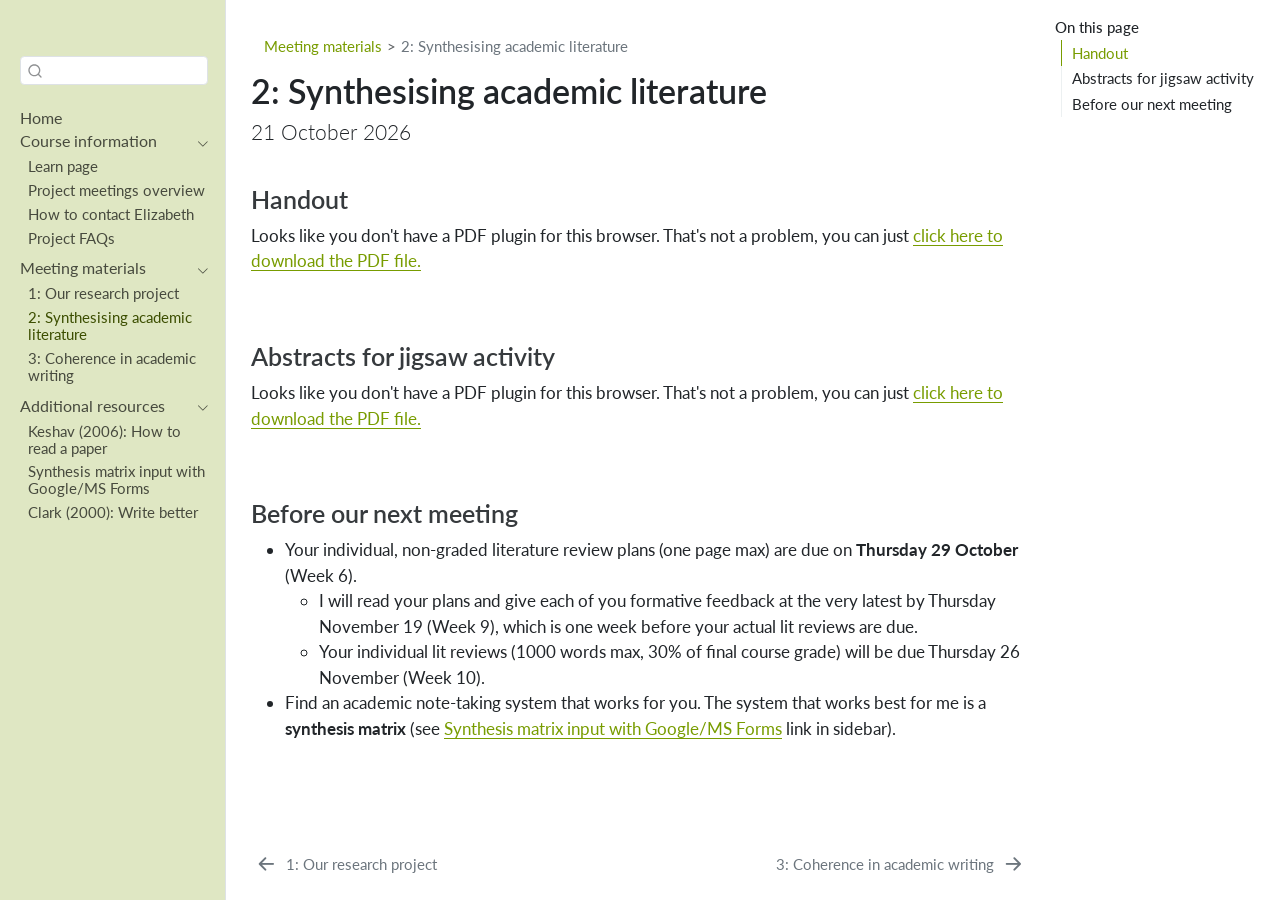
<file: docs/meetings/2.html>
<!DOCTYPE html>
<html xmlns="http://www.w3.org/1999/xhtml" lang="en" xml:lang="en"><head>

<meta charset="utf-8">
<meta name="generator" content="quarto-1.8.24">

<meta name="viewport" content="width=device-width, initial-scale=1.0, user-scalable=yes">


<title>2: Synthesising academic literature – Minidiss 26/27</title>
<style>
code{white-space: pre-wrap;}
span.smallcaps{font-variant: small-caps;}
div.columns{display: flex; gap: min(4vw, 1.5em);}
div.column{flex: auto; overflow-x: auto;}
div.hanging-indent{margin-left: 1.5em; text-indent: -1.5em;}
ul.task-list{list-style: none;}
ul.task-list li input[type="checkbox"] {
  width: 0.8em;
  margin: 0 0.8em 0.2em -1em; /* quarto-specific, see https://github.com/quarto-dev/quarto-cli/issues/4556 */ 
  vertical-align: middle;
}
</style>


<script src="../site_libs/quarto-nav/quarto-nav.js"></script>
<script src="../site_libs/clipboard/clipboard.min.js"></script>
<script src="../site_libs/quarto-search/autocomplete.umd.js"></script>
<script src="../site_libs/quarto-search/fuse.min.js"></script>
<script src="../site_libs/quarto-search/quarto-search.js"></script>
<meta name="quarto:offset" content="../">
<link href="../meetings/3.html" rel="next">
<link href="../meetings/1.html" rel="prev">
<script src="../site_libs/quarto-html/quarto.js" type="module"></script>
<script src="../site_libs/quarto-html/tabsets/tabsets.js" type="module"></script>
<script src="../site_libs/quarto-html/axe/axe-check.js" type="module"></script>
<script src="../site_libs/quarto-html/popper.min.js"></script>
<script src="../site_libs/quarto-html/tippy.umd.min.js"></script>
<script src="../site_libs/quarto-html/anchor.min.js"></script>
<link href="../site_libs/quarto-html/tippy.css" rel="stylesheet">
<link href="../site_libs/quarto-html/quarto-syntax-highlighting-dc55a5b9e770e841cd82e46aadbfb9b0.css" rel="stylesheet" id="quarto-text-highlighting-styles">
<script src="../site_libs/bootstrap/bootstrap.min.js"></script>
<link href="../site_libs/bootstrap/bootstrap-icons.css" rel="stylesheet">
<link href="../site_libs/bootstrap/bootstrap-1fd0e3298562fbcdda436fa4a0d8f8a4.min.css" rel="stylesheet" append-hash="true" id="quarto-bootstrap" data-mode="light">
<script id="quarto-search-options" type="application/json">{
  "location": "sidebar",
  "copy-button": false,
  "collapse-after": 3,
  "panel-placement": "start",
  "type": "textbox",
  "limit": 50,
  "keyboard-shortcut": [
    "f",
    "/",
    "s"
  ],
  "show-item-context": false,
  "language": {
    "search-no-results-text": "No results",
    "search-matching-documents-text": "matching documents",
    "search-copy-link-title": "Copy link to search",
    "search-hide-matches-text": "Hide additional matches",
    "search-more-match-text": "more match in this document",
    "search-more-matches-text": "more matches in this document",
    "search-clear-button-title": "Clear",
    "search-text-placeholder": "",
    "search-detached-cancel-button-title": "Cancel",
    "search-submit-button-title": "Submit",
    "search-label": "Search"
  }
}</script>


<link rel="stylesheet" href="../styles.css">
</head>

<body class="nav-sidebar docked quarto-light">

<div id="quarto-search-results"></div>
  <header id="quarto-header" class="headroom fixed-top">
  <nav class="quarto-secondary-nav">
    <div class="container-fluid d-flex">
      <button type="button" class="quarto-btn-toggle btn" data-bs-toggle="collapse" role="button" data-bs-target=".quarto-sidebar-collapse-item" aria-controls="quarto-sidebar" aria-expanded="false" aria-label="Toggle sidebar navigation" onclick="if (window.quartoToggleHeadroom) { window.quartoToggleHeadroom(); }">
        <i class="bi bi-layout-text-sidebar-reverse"></i>
      </button>
        <nav class="quarto-page-breadcrumbs" aria-label="breadcrumb"><ol class="breadcrumb"><li class="breadcrumb-item"><a href="../meetings/1.html">Meeting materials</a></li><li class="breadcrumb-item"><a href="../meetings/2.html">2: Synthesising academic literature</a></li></ol></nav>
        <a class="flex-grow-1" role="navigation" data-bs-toggle="collapse" data-bs-target=".quarto-sidebar-collapse-item" aria-controls="quarto-sidebar" aria-expanded="false" aria-label="Toggle sidebar navigation" onclick="if (window.quartoToggleHeadroom) { window.quartoToggleHeadroom(); }">      
        </a>
      <button type="button" class="btn quarto-search-button" aria-label="Search" onclick="window.quartoOpenSearch();">
        <i class="bi bi-search"></i>
      </button>
    </div>
  </nav>
</header>
<!-- content -->
<div id="quarto-content" class="quarto-container page-columns page-rows-contents page-layout-article">
<!-- sidebar -->
  <nav id="quarto-sidebar" class="sidebar collapse collapse-horizontal quarto-sidebar-collapse-item sidebar-navigation docked overflow-auto">
    <div class="pt-lg-2 mt-2 text-left sidebar-header">
      <a href="../index.html" class="sidebar-logo-link">
      </a>
      </div>
        <div class="mt-2 flex-shrink-0 align-items-center">
        <div class="sidebar-search">
        <div id="quarto-search" class="" title="Search"></div>
        </div>
        </div>
    <div class="sidebar-menu-container"> 
    <ul class="list-unstyled mt-1">
        <li class="sidebar-item">
  <div class="sidebar-item-container"> 
  <a href="../index.html" class="sidebar-item-text sidebar-link">
 <span class="menu-text">Home</span></a>
  </div>
</li>
        <li class="sidebar-item sidebar-item-section">
      <div class="sidebar-item-container"> 
            <a class="sidebar-item-text sidebar-link text-start" data-bs-toggle="collapse" data-bs-target="#quarto-sidebar-section-1" role="navigation" aria-expanded="true">
 <span class="menu-text">Course information</span></a>
          <a class="sidebar-item-toggle text-start" data-bs-toggle="collapse" data-bs-target="#quarto-sidebar-section-1" role="navigation" aria-expanded="true" aria-label="Toggle section">
            <i class="bi bi-chevron-right ms-2"></i>
          </a> 
      </div>
      <ul id="quarto-sidebar-section-1" class="collapse list-unstyled sidebar-section depth1 show">  
          <li class="sidebar-item">
  <div class="sidebar-item-container"> 
  <a href="https://www.learn.ed.ac.uk/ultra/courses/_133534_1/outline" class="sidebar-item-text sidebar-link" target="_blank">
 <span class="menu-text">Learn page</span></a>
  </div>
</li>
          <li class="sidebar-item">
  <div class="sidebar-item-container"> 
  <a href="../info/sched.html" class="sidebar-item-text sidebar-link">
 <span class="menu-text">Project meetings overview</span></a>
  </div>
</li>
          <li class="sidebar-item">
  <div class="sidebar-item-container"> 
  <a href="../info/contact.html" class="sidebar-item-text sidebar-link">
 <span class="menu-text">How to contact Elizabeth</span></a>
  </div>
</li>
          <li class="sidebar-item">
  <div class="sidebar-item-container"> 
  <a href="../info/faqs.html" class="sidebar-item-text sidebar-link">
 <span class="menu-text">Project FAQs</span></a>
  </div>
</li>
      </ul>
  </li>
        <li class="sidebar-item sidebar-item-section">
      <div class="sidebar-item-container"> 
            <a class="sidebar-item-text sidebar-link text-start" data-bs-toggle="collapse" data-bs-target="#quarto-sidebar-section-2" role="navigation" aria-expanded="true">
 <span class="menu-text">Meeting materials</span></a>
          <a class="sidebar-item-toggle text-start" data-bs-toggle="collapse" data-bs-target="#quarto-sidebar-section-2" role="navigation" aria-expanded="true" aria-label="Toggle section">
            <i class="bi bi-chevron-right ms-2"></i>
          </a> 
      </div>
      <ul id="quarto-sidebar-section-2" class="collapse list-unstyled sidebar-section depth1 show">  
          <li class="sidebar-item">
  <div class="sidebar-item-container"> 
  <a href="../meetings/1.html" class="sidebar-item-text sidebar-link">
 <span class="menu-text">1: Our research project</span></a>
  </div>
</li>
          <li class="sidebar-item">
  <div class="sidebar-item-container"> 
  <a href="../meetings/2.html" class="sidebar-item-text sidebar-link active">
 <span class="menu-text">2: Synthesising academic literature</span></a>
  </div>
</li>
          <li class="sidebar-item">
  <div class="sidebar-item-container"> 
  <a href="../meetings/3.html" class="sidebar-item-text sidebar-link">
 <span class="menu-text">3: Coherence in academic writing</span></a>
  </div>
</li>
      </ul>
  </li>
        <li class="sidebar-item sidebar-item-section">
      <div class="sidebar-item-container"> 
            <a class="sidebar-item-text sidebar-link text-start" data-bs-toggle="collapse" data-bs-target="#quarto-sidebar-section-3" role="navigation" aria-expanded="true">
 <span class="menu-text">Additional resources</span></a>
          <a class="sidebar-item-toggle text-start" data-bs-toggle="collapse" data-bs-target="#quarto-sidebar-section-3" role="navigation" aria-expanded="true" aria-label="Toggle section">
            <i class="bi bi-chevron-right ms-2"></i>
          </a> 
      </div>
      <ul id="quarto-sidebar-section-3" class="collapse list-unstyled sidebar-section depth1 show">  
          <li class="sidebar-item">
  <div class="sidebar-item-container"> 
  <a href="https://dl.acm.org/doi/10.1145/1273445.1273458" class="sidebar-item-text sidebar-link" target="_blank">
 <span class="menu-text">Keshav (2006): How to read a paper</span></a>
  </div>
</li>
          <li class="sidebar-item">
  <div class="sidebar-item-container"> 
  <a href="https://elizabethpankratz.github.io/posts/01-phd-litreview/" class="sidebar-item-text sidebar-link" target="_blank">
 <span class="menu-text">Synthesis matrix input with Google/MS Forms</span></a>
  </div>
</li>
          <li class="sidebar-item">
  <div class="sidebar-item-container"> 
  <a href="../resources/hh_clark_writebetter.pdf" class="sidebar-item-text sidebar-link" target="_blank">
 <span class="menu-text">Clark (2000): Write better</span></a>
  </div>
</li>
      </ul>
  </li>
    </ul>
    </div>
</nav>
<div id="quarto-sidebar-glass" class="quarto-sidebar-collapse-item" data-bs-toggle="collapse" data-bs-target=".quarto-sidebar-collapse-item"></div>
<!-- margin-sidebar -->
    <div id="quarto-margin-sidebar" class="sidebar margin-sidebar">
        <nav id="TOC" role="doc-toc" class="toc-active">
    <h2 id="toc-title">On this page</h2>
   
  <ul>
  <li><a href="#handout" id="toc-handout" class="nav-link active" data-scroll-target="#handout">Handout</a></li>
  <li><a href="#abstracts-for-jigsaw-activity" id="toc-abstracts-for-jigsaw-activity" class="nav-link" data-scroll-target="#abstracts-for-jigsaw-activity">Abstracts for jigsaw activity</a></li>
  <li><a href="#before-our-next-meeting" id="toc-before-our-next-meeting" class="nav-link" data-scroll-target="#before-our-next-meeting">Before our next meeting</a></li>
  </ul>
</nav>
    </div>
<!-- main -->
<main class="content" id="quarto-document-content">

<header id="title-block-header" class="quarto-title-block default"><nav class="quarto-page-breadcrumbs quarto-title-breadcrumbs d-none d-lg-block" aria-label="breadcrumb"><ol class="breadcrumb"><li class="breadcrumb-item"><a href="../meetings/1.html">Meeting materials</a></li><li class="breadcrumb-item"><a href="../meetings/2.html">2: Synthesising academic literature</a></li></ol></nav>
<div class="quarto-title">
<h1 class="title">2: Synthesising academic literature</h1>
<p class="subtitle lead">21 October 2026</p>
</div>



<div class="quarto-title-meta">

    
  
    
  </div>
  


</header>


<section id="handout" class="level3">
<h3 class="anchored" data-anchor-id="handout">Handout</h3>
<object data="minidiss2627-handout2.pdf" type="application/pdf" width="100%" height="100%" style="min-height:50vh;">
    <p>Looks like you don't have a PDF plugin for this browser.
    That's not a problem, you can just <a href="minidiss2627-handout2.pdf">click here to
    download the PDF file.</a></p>
</object>
<p><br></p>
</section>
<section id="abstracts-for-jigsaw-activity" class="level3">
<h3 class="anchored" data-anchor-id="abstracts-for-jigsaw-activity">Abstracts for jigsaw activity</h3>
<object data="minidiss2627-jigsaw2.pdf" type="application/pdf" width="100%" height="100%" style="min-height:50vh;">
    <p>Looks like you don't have a PDF plugin for this browser.
    That's not a problem, you can just <a href="minidiss2627-jigsaw2.pdf">click here to
    download the PDF file.</a></p>
</object>
<p><br></p>
</section>
<section id="before-our-next-meeting" class="level3">
<h3 class="anchored" data-anchor-id="before-our-next-meeting">Before our next meeting</h3>
<ul>
<li>Your individual, non-graded literature review plans (one page max) are due on <strong>Thursday 29 October</strong> (Week 6).
<ul>
<li>I will read your plans and give each of you formative feedback at the very latest by Thursday November 19 (Week 9), which is one week before your actual lit reviews are due.</li>
<li>Your individual lit reviews (1000 words max, 30% of final course grade) will be due Thursday 26 November (Week 10).</li>
</ul></li>
<li>Find an academic note-taking system that works for you. The system that works best for me is a <strong>synthesis matrix</strong> (see <a href="https://elizabethpankratz.github.io/posts/01-phd-litreview/" target="_blank">Synthesis matrix input with Google/MS Forms</a> link in sidebar).</li>
</ul>


</section>

</main> <!-- /main -->
<script id="quarto-html-after-body" type="application/javascript">
  window.document.addEventListener("DOMContentLoaded", function (event) {
    const icon = "";
    const anchorJS = new window.AnchorJS();
    anchorJS.options = {
      placement: 'right',
      icon: icon
    };
    anchorJS.add('.anchored');
    const isCodeAnnotation = (el) => {
      for (const clz of el.classList) {
        if (clz.startsWith('code-annotation-')) {                     
          return true;
        }
      }
      return false;
    }
    const onCopySuccess = function(e) {
      // button target
      const button = e.trigger;
      // don't keep focus
      button.blur();
      // flash "checked"
      button.classList.add('code-copy-button-checked');
      var currentTitle = button.getAttribute("title");
      button.setAttribute("title", "Copied!");
      let tooltip;
      if (window.bootstrap) {
        button.setAttribute("data-bs-toggle", "tooltip");
        button.setAttribute("data-bs-placement", "left");
        button.setAttribute("data-bs-title", "Copied!");
        tooltip = new bootstrap.Tooltip(button, 
          { trigger: "manual", 
            customClass: "code-copy-button-tooltip",
            offset: [0, -8]});
        tooltip.show();    
      }
      setTimeout(function() {
        if (tooltip) {
          tooltip.hide();
          button.removeAttribute("data-bs-title");
          button.removeAttribute("data-bs-toggle");
          button.removeAttribute("data-bs-placement");
        }
        button.setAttribute("title", currentTitle);
        button.classList.remove('code-copy-button-checked');
      }, 1000);
      // clear code selection
      e.clearSelection();
    }
    const getTextToCopy = function(trigger) {
      const outerScaffold = trigger.parentElement.cloneNode(true);
      const codeEl = outerScaffold.querySelector('code');
      for (const childEl of codeEl.children) {
        if (isCodeAnnotation(childEl)) {
          childEl.remove();
        }
      }
      return codeEl.innerText;
    }
    const clipboard = new window.ClipboardJS('.code-copy-button:not([data-in-quarto-modal])', {
      text: getTextToCopy
    });
    clipboard.on('success', onCopySuccess);
    if (window.document.getElementById('quarto-embedded-source-code-modal')) {
      const clipboardModal = new window.ClipboardJS('.code-copy-button[data-in-quarto-modal]', {
        text: getTextToCopy,
        container: window.document.getElementById('quarto-embedded-source-code-modal')
      });
      clipboardModal.on('success', onCopySuccess);
    }
      var localhostRegex = new RegExp(/^(?:http|https):\/\/localhost\:?[0-9]*\//);
      var mailtoRegex = new RegExp(/^mailto:/);
        var filterRegex = new RegExp('/' + window.location.host + '/');
      var isInternal = (href) => {
          return filterRegex.test(href) || localhostRegex.test(href) || mailtoRegex.test(href);
      }
      // Inspect non-navigation links and adorn them if external
     var links = window.document.querySelectorAll('a[href]:not(.nav-link):not(.navbar-brand):not(.toc-action):not(.sidebar-link):not(.sidebar-item-toggle):not(.pagination-link):not(.no-external):not([aria-hidden]):not(.dropdown-item):not(.quarto-navigation-tool):not(.about-link)');
      for (var i=0; i<links.length; i++) {
        const link = links[i];
        if (!isInternal(link.href)) {
          // undo the damage that might have been done by quarto-nav.js in the case of
          // links that we want to consider external
          if (link.dataset.originalHref !== undefined) {
            link.href = link.dataset.originalHref;
          }
        }
      }
    function tippyHover(el, contentFn, onTriggerFn, onUntriggerFn) {
      const config = {
        allowHTML: true,
        maxWidth: 500,
        delay: 100,
        arrow: false,
        appendTo: function(el) {
            return el.parentElement;
        },
        interactive: true,
        interactiveBorder: 10,
        theme: 'quarto',
        placement: 'bottom-start',
      };
      if (contentFn) {
        config.content = contentFn;
      }
      if (onTriggerFn) {
        config.onTrigger = onTriggerFn;
      }
      if (onUntriggerFn) {
        config.onUntrigger = onUntriggerFn;
      }
      window.tippy(el, config); 
    }
    const noterefs = window.document.querySelectorAll('a[role="doc-noteref"]');
    for (var i=0; i<noterefs.length; i++) {
      const ref = noterefs[i];
      tippyHover(ref, function() {
        // use id or data attribute instead here
        let href = ref.getAttribute('data-footnote-href') || ref.getAttribute('href');
        try { href = new URL(href).hash; } catch {}
        const id = href.replace(/^#\/?/, "");
        const note = window.document.getElementById(id);
        if (note) {
          return note.innerHTML;
        } else {
          return "";
        }
      });
    }
    const xrefs = window.document.querySelectorAll('a.quarto-xref');
    const processXRef = (id, note) => {
      // Strip column container classes
      const stripColumnClz = (el) => {
        el.classList.remove("page-full", "page-columns");
        if (el.children) {
          for (const child of el.children) {
            stripColumnClz(child);
          }
        }
      }
      stripColumnClz(note)
      if (id === null || id.startsWith('sec-')) {
        // Special case sections, only their first couple elements
        const container = document.createElement("div");
        if (note.children && note.children.length > 2) {
          container.appendChild(note.children[0].cloneNode(true));
          for (let i = 1; i < note.children.length; i++) {
            const child = note.children[i];
            if (child.tagName === "P" && child.innerText === "") {
              continue;
            } else {
              container.appendChild(child.cloneNode(true));
              break;
            }
          }
          if (window.Quarto?.typesetMath) {
            window.Quarto.typesetMath(container);
          }
          return container.innerHTML
        } else {
          if (window.Quarto?.typesetMath) {
            window.Quarto.typesetMath(note);
          }
          return note.innerHTML;
        }
      } else {
        // Remove any anchor links if they are present
        const anchorLink = note.querySelector('a.anchorjs-link');
        if (anchorLink) {
          anchorLink.remove();
        }
        if (window.Quarto?.typesetMath) {
          window.Quarto.typesetMath(note);
        }
        if (note.classList.contains("callout")) {
          return note.outerHTML;
        } else {
          return note.innerHTML;
        }
      }
    }
    for (var i=0; i<xrefs.length; i++) {
      const xref = xrefs[i];
      tippyHover(xref, undefined, function(instance) {
        instance.disable();
        let url = xref.getAttribute('href');
        let hash = undefined; 
        if (url.startsWith('#')) {
          hash = url;
        } else {
          try { hash = new URL(url).hash; } catch {}
        }
        if (hash) {
          const id = hash.replace(/^#\/?/, "");
          const note = window.document.getElementById(id);
          if (note !== null) {
            try {
              const html = processXRef(id, note.cloneNode(true));
              instance.setContent(html);
            } finally {
              instance.enable();
              instance.show();
            }
          } else {
            // See if we can fetch this
            fetch(url.split('#')[0])
            .then(res => res.text())
            .then(html => {
              const parser = new DOMParser();
              const htmlDoc = parser.parseFromString(html, "text/html");
              const note = htmlDoc.getElementById(id);
              if (note !== null) {
                const html = processXRef(id, note);
                instance.setContent(html);
              } 
            }).finally(() => {
              instance.enable();
              instance.show();
            });
          }
        } else {
          // See if we can fetch a full url (with no hash to target)
          // This is a special case and we should probably do some content thinning / targeting
          fetch(url)
          .then(res => res.text())
          .then(html => {
            const parser = new DOMParser();
            const htmlDoc = parser.parseFromString(html, "text/html");
            const note = htmlDoc.querySelector('main.content');
            if (note !== null) {
              // This should only happen for chapter cross references
              // (since there is no id in the URL)
              // remove the first header
              if (note.children.length > 0 && note.children[0].tagName === "HEADER") {
                note.children[0].remove();
              }
              const html = processXRef(null, note);
              instance.setContent(html);
            } 
          }).finally(() => {
            instance.enable();
            instance.show();
          });
        }
      }, function(instance) {
      });
    }
        let selectedAnnoteEl;
        const selectorForAnnotation = ( cell, annotation) => {
          let cellAttr = 'data-code-cell="' + cell + '"';
          let lineAttr = 'data-code-annotation="' +  annotation + '"';
          const selector = 'span[' + cellAttr + '][' + lineAttr + ']';
          return selector;
        }
        const selectCodeLines = (annoteEl) => {
          const doc = window.document;
          const targetCell = annoteEl.getAttribute("data-target-cell");
          const targetAnnotation = annoteEl.getAttribute("data-target-annotation");
          const annoteSpan = window.document.querySelector(selectorForAnnotation(targetCell, targetAnnotation));
          const lines = annoteSpan.getAttribute("data-code-lines").split(",");
          const lineIds = lines.map((line) => {
            return targetCell + "-" + line;
          })
          let top = null;
          let height = null;
          let parent = null;
          if (lineIds.length > 0) {
              //compute the position of the single el (top and bottom and make a div)
              const el = window.document.getElementById(lineIds[0]);
              top = el.offsetTop;
              height = el.offsetHeight;
              parent = el.parentElement.parentElement;
            if (lineIds.length > 1) {
              const lastEl = window.document.getElementById(lineIds[lineIds.length - 1]);
              const bottom = lastEl.offsetTop + lastEl.offsetHeight;
              height = bottom - top;
            }
            if (top !== null && height !== null && parent !== null) {
              // cook up a div (if necessary) and position it 
              let div = window.document.getElementById("code-annotation-line-highlight");
              if (div === null) {
                div = window.document.createElement("div");
                div.setAttribute("id", "code-annotation-line-highlight");
                div.style.position = 'absolute';
                parent.appendChild(div);
              }
              div.style.top = top - 2 + "px";
              div.style.height = height + 4 + "px";
              div.style.left = 0;
              let gutterDiv = window.document.getElementById("code-annotation-line-highlight-gutter");
              if (gutterDiv === null) {
                gutterDiv = window.document.createElement("div");
                gutterDiv.setAttribute("id", "code-annotation-line-highlight-gutter");
                gutterDiv.style.position = 'absolute';
                const codeCell = window.document.getElementById(targetCell);
                const gutter = codeCell.querySelector('.code-annotation-gutter');
                gutter.appendChild(gutterDiv);
              }
              gutterDiv.style.top = top - 2 + "px";
              gutterDiv.style.height = height + 4 + "px";
            }
            selectedAnnoteEl = annoteEl;
          }
        };
        const unselectCodeLines = () => {
          const elementsIds = ["code-annotation-line-highlight", "code-annotation-line-highlight-gutter"];
          elementsIds.forEach((elId) => {
            const div = window.document.getElementById(elId);
            if (div) {
              div.remove();
            }
          });
          selectedAnnoteEl = undefined;
        };
          // Handle positioning of the toggle
      window.addEventListener(
        "resize",
        throttle(() => {
          elRect = undefined;
          if (selectedAnnoteEl) {
            selectCodeLines(selectedAnnoteEl);
          }
        }, 10)
      );
      function throttle(fn, ms) {
      let throttle = false;
      let timer;
        return (...args) => {
          if(!throttle) { // first call gets through
              fn.apply(this, args);
              throttle = true;
          } else { // all the others get throttled
              if(timer) clearTimeout(timer); // cancel #2
              timer = setTimeout(() => {
                fn.apply(this, args);
                timer = throttle = false;
              }, ms);
          }
        };
      }
        // Attach click handler to the DT
        const annoteDls = window.document.querySelectorAll('dt[data-target-cell]');
        for (const annoteDlNode of annoteDls) {
          annoteDlNode.addEventListener('click', (event) => {
            const clickedEl = event.target;
            if (clickedEl !== selectedAnnoteEl) {
              unselectCodeLines();
              const activeEl = window.document.querySelector('dt[data-target-cell].code-annotation-active');
              if (activeEl) {
                activeEl.classList.remove('code-annotation-active');
              }
              selectCodeLines(clickedEl);
              clickedEl.classList.add('code-annotation-active');
            } else {
              // Unselect the line
              unselectCodeLines();
              clickedEl.classList.remove('code-annotation-active');
            }
          });
        }
    const findCites = (el) => {
      const parentEl = el.parentElement;
      if (parentEl) {
        const cites = parentEl.dataset.cites;
        if (cites) {
          return {
            el,
            cites: cites.split(' ')
          };
        } else {
          return findCites(el.parentElement)
        }
      } else {
        return undefined;
      }
    };
    var bibliorefs = window.document.querySelectorAll('a[role="doc-biblioref"]');
    for (var i=0; i<bibliorefs.length; i++) {
      const ref = bibliorefs[i];
      const citeInfo = findCites(ref);
      if (citeInfo) {
        tippyHover(citeInfo.el, function() {
          var popup = window.document.createElement('div');
          citeInfo.cites.forEach(function(cite) {
            var citeDiv = window.document.createElement('div');
            citeDiv.classList.add('hanging-indent');
            citeDiv.classList.add('csl-entry');
            var biblioDiv = window.document.getElementById('ref-' + cite);
            if (biblioDiv) {
              citeDiv.innerHTML = biblioDiv.innerHTML;
            }
            popup.appendChild(citeDiv);
          });
          return popup.innerHTML;
        });
      }
    }
  });
  </script>
<nav class="page-navigation">
  <div class="nav-page nav-page-previous">
      <a href="../meetings/1.html" class="pagination-link" aria-label="1: Our research project">
        <i class="bi bi-arrow-left-short"></i> <span class="nav-page-text">1: Our research project</span>
      </a>          
  </div>
  <div class="nav-page nav-page-next">
      <a href="../meetings/3.html" class="pagination-link" aria-label="3: Coherence in academic writing">
        <span class="nav-page-text">3: Coherence in academic writing</span> <i class="bi bi-arrow-right-short"></i>
      </a>
  </div>
</nav>
</div> <!-- /content -->




</body></html>
</file>
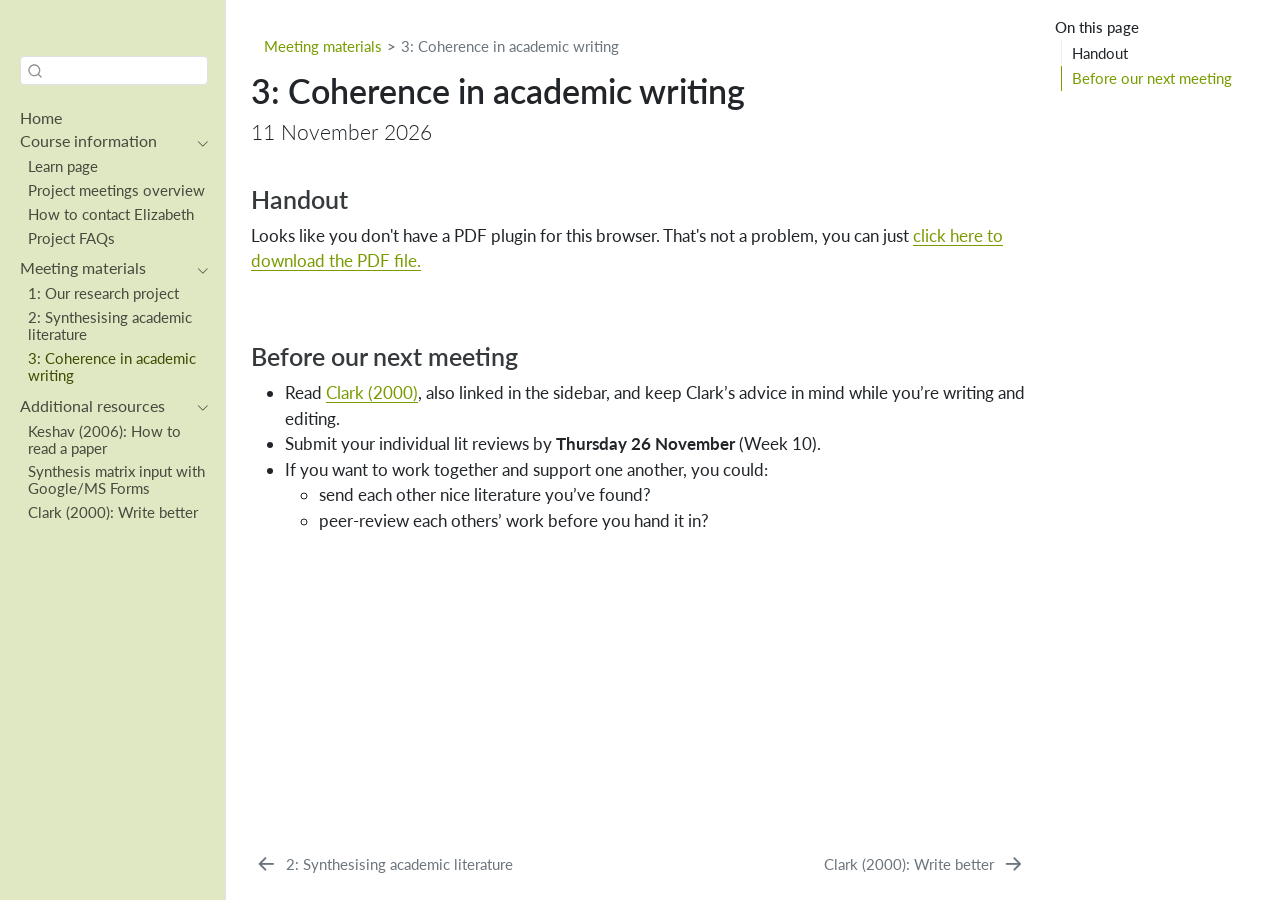
<file: docs/meetings/3.html>
<!DOCTYPE html>
<html xmlns="http://www.w3.org/1999/xhtml" lang="en" xml:lang="en"><head>

<meta charset="utf-8">
<meta name="generator" content="quarto-1.8.24">

<meta name="viewport" content="width=device-width, initial-scale=1.0, user-scalable=yes">


<title>3: Coherence in academic writing – Minidiss 26/27</title>
<style>
code{white-space: pre-wrap;}
span.smallcaps{font-variant: small-caps;}
div.columns{display: flex; gap: min(4vw, 1.5em);}
div.column{flex: auto; overflow-x: auto;}
div.hanging-indent{margin-left: 1.5em; text-indent: -1.5em;}
ul.task-list{list-style: none;}
ul.task-list li input[type="checkbox"] {
  width: 0.8em;
  margin: 0 0.8em 0.2em -1em; /* quarto-specific, see https://github.com/quarto-dev/quarto-cli/issues/4556 */ 
  vertical-align: middle;
}
</style>


<script src="../site_libs/quarto-nav/quarto-nav.js"></script>
<script src="../site_libs/clipboard/clipboard.min.js"></script>
<script src="../site_libs/quarto-search/autocomplete.umd.js"></script>
<script src="../site_libs/quarto-search/fuse.min.js"></script>
<script src="../site_libs/quarto-search/quarto-search.js"></script>
<meta name="quarto:offset" content="../">
<link href="../resources/hh_clark_writebetter.pdf" rel="next">
<link href="../meetings/2.html" rel="prev">
<script src="../site_libs/quarto-html/quarto.js" type="module"></script>
<script src="../site_libs/quarto-html/tabsets/tabsets.js" type="module"></script>
<script src="../site_libs/quarto-html/axe/axe-check.js" type="module"></script>
<script src="../site_libs/quarto-html/popper.min.js"></script>
<script src="../site_libs/quarto-html/tippy.umd.min.js"></script>
<script src="../site_libs/quarto-html/anchor.min.js"></script>
<link href="../site_libs/quarto-html/tippy.css" rel="stylesheet">
<link href="../site_libs/quarto-html/quarto-syntax-highlighting-dc55a5b9e770e841cd82e46aadbfb9b0.css" rel="stylesheet" id="quarto-text-highlighting-styles">
<script src="../site_libs/bootstrap/bootstrap.min.js"></script>
<link href="../site_libs/bootstrap/bootstrap-icons.css" rel="stylesheet">
<link href="../site_libs/bootstrap/bootstrap-1fd0e3298562fbcdda436fa4a0d8f8a4.min.css" rel="stylesheet" append-hash="true" id="quarto-bootstrap" data-mode="light">
<script id="quarto-search-options" type="application/json">{
  "location": "sidebar",
  "copy-button": false,
  "collapse-after": 3,
  "panel-placement": "start",
  "type": "textbox",
  "limit": 50,
  "keyboard-shortcut": [
    "f",
    "/",
    "s"
  ],
  "show-item-context": false,
  "language": {
    "search-no-results-text": "No results",
    "search-matching-documents-text": "matching documents",
    "search-copy-link-title": "Copy link to search",
    "search-hide-matches-text": "Hide additional matches",
    "search-more-match-text": "more match in this document",
    "search-more-matches-text": "more matches in this document",
    "search-clear-button-title": "Clear",
    "search-text-placeholder": "",
    "search-detached-cancel-button-title": "Cancel",
    "search-submit-button-title": "Submit",
    "search-label": "Search"
  }
}</script>


<link rel="stylesheet" href="../styles.css">
</head>

<body class="nav-sidebar docked quarto-light">

<div id="quarto-search-results"></div>
  <header id="quarto-header" class="headroom fixed-top">
  <nav class="quarto-secondary-nav">
    <div class="container-fluid d-flex">
      <button type="button" class="quarto-btn-toggle btn" data-bs-toggle="collapse" role="button" data-bs-target=".quarto-sidebar-collapse-item" aria-controls="quarto-sidebar" aria-expanded="false" aria-label="Toggle sidebar navigation" onclick="if (window.quartoToggleHeadroom) { window.quartoToggleHeadroom(); }">
        <i class="bi bi-layout-text-sidebar-reverse"></i>
      </button>
        <nav class="quarto-page-breadcrumbs" aria-label="breadcrumb"><ol class="breadcrumb"><li class="breadcrumb-item"><a href="../meetings/1.html">Meeting materials</a></li><li class="breadcrumb-item"><a href="../meetings/3.html">3: Coherence in academic writing</a></li></ol></nav>
        <a class="flex-grow-1" role="navigation" data-bs-toggle="collapse" data-bs-target=".quarto-sidebar-collapse-item" aria-controls="quarto-sidebar" aria-expanded="false" aria-label="Toggle sidebar navigation" onclick="if (window.quartoToggleHeadroom) { window.quartoToggleHeadroom(); }">      
        </a>
      <button type="button" class="btn quarto-search-button" aria-label="Search" onclick="window.quartoOpenSearch();">
        <i class="bi bi-search"></i>
      </button>
    </div>
  </nav>
</header>
<!-- content -->
<div id="quarto-content" class="quarto-container page-columns page-rows-contents page-layout-article">
<!-- sidebar -->
  <nav id="quarto-sidebar" class="sidebar collapse collapse-horizontal quarto-sidebar-collapse-item sidebar-navigation docked overflow-auto">
    <div class="pt-lg-2 mt-2 text-left sidebar-header">
      <a href="../index.html" class="sidebar-logo-link">
      </a>
      </div>
        <div class="mt-2 flex-shrink-0 align-items-center">
        <div class="sidebar-search">
        <div id="quarto-search" class="" title="Search"></div>
        </div>
        </div>
    <div class="sidebar-menu-container"> 
    <ul class="list-unstyled mt-1">
        <li class="sidebar-item">
  <div class="sidebar-item-container"> 
  <a href="../index.html" class="sidebar-item-text sidebar-link">
 <span class="menu-text">Home</span></a>
  </div>
</li>
        <li class="sidebar-item sidebar-item-section">
      <div class="sidebar-item-container"> 
            <a class="sidebar-item-text sidebar-link text-start" data-bs-toggle="collapse" data-bs-target="#quarto-sidebar-section-1" role="navigation" aria-expanded="true">
 <span class="menu-text">Course information</span></a>
          <a class="sidebar-item-toggle text-start" data-bs-toggle="collapse" data-bs-target="#quarto-sidebar-section-1" role="navigation" aria-expanded="true" aria-label="Toggle section">
            <i class="bi bi-chevron-right ms-2"></i>
          </a> 
      </div>
      <ul id="quarto-sidebar-section-1" class="collapse list-unstyled sidebar-section depth1 show">  
          <li class="sidebar-item">
  <div class="sidebar-item-container"> 
  <a href="https://www.learn.ed.ac.uk/ultra/courses/_133534_1/outline" class="sidebar-item-text sidebar-link" target="_blank">
 <span class="menu-text">Learn page</span></a>
  </div>
</li>
          <li class="sidebar-item">
  <div class="sidebar-item-container"> 
  <a href="../info/sched.html" class="sidebar-item-text sidebar-link">
 <span class="menu-text">Project meetings overview</span></a>
  </div>
</li>
          <li class="sidebar-item">
  <div class="sidebar-item-container"> 
  <a href="../info/contact.html" class="sidebar-item-text sidebar-link">
 <span class="menu-text">How to contact Elizabeth</span></a>
  </div>
</li>
          <li class="sidebar-item">
  <div class="sidebar-item-container"> 
  <a href="../info/faqs.html" class="sidebar-item-text sidebar-link">
 <span class="menu-text">Project FAQs</span></a>
  </div>
</li>
      </ul>
  </li>
        <li class="sidebar-item sidebar-item-section">
      <div class="sidebar-item-container"> 
            <a class="sidebar-item-text sidebar-link text-start" data-bs-toggle="collapse" data-bs-target="#quarto-sidebar-section-2" role="navigation" aria-expanded="true">
 <span class="menu-text">Meeting materials</span></a>
          <a class="sidebar-item-toggle text-start" data-bs-toggle="collapse" data-bs-target="#quarto-sidebar-section-2" role="navigation" aria-expanded="true" aria-label="Toggle section">
            <i class="bi bi-chevron-right ms-2"></i>
          </a> 
      </div>
      <ul id="quarto-sidebar-section-2" class="collapse list-unstyled sidebar-section depth1 show">  
          <li class="sidebar-item">
  <div class="sidebar-item-container"> 
  <a href="../meetings/1.html" class="sidebar-item-text sidebar-link">
 <span class="menu-text">1: Our research project</span></a>
  </div>
</li>
          <li class="sidebar-item">
  <div class="sidebar-item-container"> 
  <a href="../meetings/2.html" class="sidebar-item-text sidebar-link">
 <span class="menu-text">2: Synthesising academic literature</span></a>
  </div>
</li>
          <li class="sidebar-item">
  <div class="sidebar-item-container"> 
  <a href="../meetings/3.html" class="sidebar-item-text sidebar-link active">
 <span class="menu-text">3: Coherence in academic writing</span></a>
  </div>
</li>
      </ul>
  </li>
        <li class="sidebar-item sidebar-item-section">
      <div class="sidebar-item-container"> 
            <a class="sidebar-item-text sidebar-link text-start" data-bs-toggle="collapse" data-bs-target="#quarto-sidebar-section-3" role="navigation" aria-expanded="true">
 <span class="menu-text">Additional resources</span></a>
          <a class="sidebar-item-toggle text-start" data-bs-toggle="collapse" data-bs-target="#quarto-sidebar-section-3" role="navigation" aria-expanded="true" aria-label="Toggle section">
            <i class="bi bi-chevron-right ms-2"></i>
          </a> 
      </div>
      <ul id="quarto-sidebar-section-3" class="collapse list-unstyled sidebar-section depth1 show">  
          <li class="sidebar-item">
  <div class="sidebar-item-container"> 
  <a href="https://dl.acm.org/doi/10.1145/1273445.1273458" class="sidebar-item-text sidebar-link" target="_blank">
 <span class="menu-text">Keshav (2006): How to read a paper</span></a>
  </div>
</li>
          <li class="sidebar-item">
  <div class="sidebar-item-container"> 
  <a href="https://elizabethpankratz.github.io/posts/01-phd-litreview/" class="sidebar-item-text sidebar-link" target="_blank">
 <span class="menu-text">Synthesis matrix input with Google/MS Forms</span></a>
  </div>
</li>
          <li class="sidebar-item">
  <div class="sidebar-item-container"> 
  <a href="../resources/hh_clark_writebetter.pdf" class="sidebar-item-text sidebar-link" target="_blank">
 <span class="menu-text">Clark (2000): Write better</span></a>
  </div>
</li>
      </ul>
  </li>
    </ul>
    </div>
</nav>
<div id="quarto-sidebar-glass" class="quarto-sidebar-collapse-item" data-bs-toggle="collapse" data-bs-target=".quarto-sidebar-collapse-item"></div>
<!-- margin-sidebar -->
    <div id="quarto-margin-sidebar" class="sidebar margin-sidebar">
        <nav id="TOC" role="doc-toc" class="toc-active">
    <h2 id="toc-title">On this page</h2>
   
  <ul>
  <li><a href="#handout" id="toc-handout" class="nav-link active" data-scroll-target="#handout">Handout</a></li>
  <li><a href="#before-our-next-meeting" id="toc-before-our-next-meeting" class="nav-link" data-scroll-target="#before-our-next-meeting">Before our next meeting</a></li>
  </ul>
</nav>
    </div>
<!-- main -->
<main class="content" id="quarto-document-content">

<header id="title-block-header" class="quarto-title-block default"><nav class="quarto-page-breadcrumbs quarto-title-breadcrumbs d-none d-lg-block" aria-label="breadcrumb"><ol class="breadcrumb"><li class="breadcrumb-item"><a href="../meetings/1.html">Meeting materials</a></li><li class="breadcrumb-item"><a href="../meetings/3.html">3: Coherence in academic writing</a></li></ol></nav>
<div class="quarto-title">
<h1 class="title">3: Coherence in academic writing</h1>
<p class="subtitle lead">11 November 2026</p>
</div>



<div class="quarto-title-meta">

    
  
    
  </div>
  


</header>


<section id="handout" class="level3">
<h3 class="anchored" data-anchor-id="handout">Handout</h3>
<object data="minidiss2627-handout3.pdf" type="application/pdf" width="100%" height="100%" style="min-height:50vh;">
    <p>Looks like you don't have a PDF plugin for this browser.
    That's not a problem, you can just <a href="minidiss2627-handout3.pdf">click here to
    download the PDF file.</a></p>
</object>
<p><br></p>
</section>
<section id="before-our-next-meeting" class="level3">
<h3 class="anchored" data-anchor-id="before-our-next-meeting">Before our next meeting</h3>
<ul>
<li>Read <a href="https://elizabethpankratz.github.io/minidiss2627/resources/hh_clark_writebetter.pdf" target="_blank">Clark (2000)</a>, also linked in the sidebar, and keep Clark’s advice in mind while you’re writing and editing.</li>
<li>Submit your individual lit reviews by <strong>Thursday 26 November</strong> (Week 10).</li>
<li>If you want to work together and support one another, you could:
<ul>
<li>send each other nice literature you’ve found?</li>
<li>peer-review each others’ work before you hand it in?</li>
</ul></li>
</ul>


</section>

</main> <!-- /main -->
<script id="quarto-html-after-body" type="application/javascript">
  window.document.addEventListener("DOMContentLoaded", function (event) {
    const icon = "";
    const anchorJS = new window.AnchorJS();
    anchorJS.options = {
      placement: 'right',
      icon: icon
    };
    anchorJS.add('.anchored');
    const isCodeAnnotation = (el) => {
      for (const clz of el.classList) {
        if (clz.startsWith('code-annotation-')) {                     
          return true;
        }
      }
      return false;
    }
    const onCopySuccess = function(e) {
      // button target
      const button = e.trigger;
      // don't keep focus
      button.blur();
      // flash "checked"
      button.classList.add('code-copy-button-checked');
      var currentTitle = button.getAttribute("title");
      button.setAttribute("title", "Copied!");
      let tooltip;
      if (window.bootstrap) {
        button.setAttribute("data-bs-toggle", "tooltip");
        button.setAttribute("data-bs-placement", "left");
        button.setAttribute("data-bs-title", "Copied!");
        tooltip = new bootstrap.Tooltip(button, 
          { trigger: "manual", 
            customClass: "code-copy-button-tooltip",
            offset: [0, -8]});
        tooltip.show();    
      }
      setTimeout(function() {
        if (tooltip) {
          tooltip.hide();
          button.removeAttribute("data-bs-title");
          button.removeAttribute("data-bs-toggle");
          button.removeAttribute("data-bs-placement");
        }
        button.setAttribute("title", currentTitle);
        button.classList.remove('code-copy-button-checked');
      }, 1000);
      // clear code selection
      e.clearSelection();
    }
    const getTextToCopy = function(trigger) {
      const outerScaffold = trigger.parentElement.cloneNode(true);
      const codeEl = outerScaffold.querySelector('code');
      for (const childEl of codeEl.children) {
        if (isCodeAnnotation(childEl)) {
          childEl.remove();
        }
      }
      return codeEl.innerText;
    }
    const clipboard = new window.ClipboardJS('.code-copy-button:not([data-in-quarto-modal])', {
      text: getTextToCopy
    });
    clipboard.on('success', onCopySuccess);
    if (window.document.getElementById('quarto-embedded-source-code-modal')) {
      const clipboardModal = new window.ClipboardJS('.code-copy-button[data-in-quarto-modal]', {
        text: getTextToCopy,
        container: window.document.getElementById('quarto-embedded-source-code-modal')
      });
      clipboardModal.on('success', onCopySuccess);
    }
      var localhostRegex = new RegExp(/^(?:http|https):\/\/localhost\:?[0-9]*\//);
      var mailtoRegex = new RegExp(/^mailto:/);
        var filterRegex = new RegExp('/' + window.location.host + '/');
      var isInternal = (href) => {
          return filterRegex.test(href) || localhostRegex.test(href) || mailtoRegex.test(href);
      }
      // Inspect non-navigation links and adorn them if external
     var links = window.document.querySelectorAll('a[href]:not(.nav-link):not(.navbar-brand):not(.toc-action):not(.sidebar-link):not(.sidebar-item-toggle):not(.pagination-link):not(.no-external):not([aria-hidden]):not(.dropdown-item):not(.quarto-navigation-tool):not(.about-link)');
      for (var i=0; i<links.length; i++) {
        const link = links[i];
        if (!isInternal(link.href)) {
          // undo the damage that might have been done by quarto-nav.js in the case of
          // links that we want to consider external
          if (link.dataset.originalHref !== undefined) {
            link.href = link.dataset.originalHref;
          }
        }
      }
    function tippyHover(el, contentFn, onTriggerFn, onUntriggerFn) {
      const config = {
        allowHTML: true,
        maxWidth: 500,
        delay: 100,
        arrow: false,
        appendTo: function(el) {
            return el.parentElement;
        },
        interactive: true,
        interactiveBorder: 10,
        theme: 'quarto',
        placement: 'bottom-start',
      };
      if (contentFn) {
        config.content = contentFn;
      }
      if (onTriggerFn) {
        config.onTrigger = onTriggerFn;
      }
      if (onUntriggerFn) {
        config.onUntrigger = onUntriggerFn;
      }
      window.tippy(el, config); 
    }
    const noterefs = window.document.querySelectorAll('a[role="doc-noteref"]');
    for (var i=0; i<noterefs.length; i++) {
      const ref = noterefs[i];
      tippyHover(ref, function() {
        // use id or data attribute instead here
        let href = ref.getAttribute('data-footnote-href') || ref.getAttribute('href');
        try { href = new URL(href).hash; } catch {}
        const id = href.replace(/^#\/?/, "");
        const note = window.document.getElementById(id);
        if (note) {
          return note.innerHTML;
        } else {
          return "";
        }
      });
    }
    const xrefs = window.document.querySelectorAll('a.quarto-xref');
    const processXRef = (id, note) => {
      // Strip column container classes
      const stripColumnClz = (el) => {
        el.classList.remove("page-full", "page-columns");
        if (el.children) {
          for (const child of el.children) {
            stripColumnClz(child);
          }
        }
      }
      stripColumnClz(note)
      if (id === null || id.startsWith('sec-')) {
        // Special case sections, only their first couple elements
        const container = document.createElement("div");
        if (note.children && note.children.length > 2) {
          container.appendChild(note.children[0].cloneNode(true));
          for (let i = 1; i < note.children.length; i++) {
            const child = note.children[i];
            if (child.tagName === "P" && child.innerText === "") {
              continue;
            } else {
              container.appendChild(child.cloneNode(true));
              break;
            }
          }
          if (window.Quarto?.typesetMath) {
            window.Quarto.typesetMath(container);
          }
          return container.innerHTML
        } else {
          if (window.Quarto?.typesetMath) {
            window.Quarto.typesetMath(note);
          }
          return note.innerHTML;
        }
      } else {
        // Remove any anchor links if they are present
        const anchorLink = note.querySelector('a.anchorjs-link');
        if (anchorLink) {
          anchorLink.remove();
        }
        if (window.Quarto?.typesetMath) {
          window.Quarto.typesetMath(note);
        }
        if (note.classList.contains("callout")) {
          return note.outerHTML;
        } else {
          return note.innerHTML;
        }
      }
    }
    for (var i=0; i<xrefs.length; i++) {
      const xref = xrefs[i];
      tippyHover(xref, undefined, function(instance) {
        instance.disable();
        let url = xref.getAttribute('href');
        let hash = undefined; 
        if (url.startsWith('#')) {
          hash = url;
        } else {
          try { hash = new URL(url).hash; } catch {}
        }
        if (hash) {
          const id = hash.replace(/^#\/?/, "");
          const note = window.document.getElementById(id);
          if (note !== null) {
            try {
              const html = processXRef(id, note.cloneNode(true));
              instance.setContent(html);
            } finally {
              instance.enable();
              instance.show();
            }
          } else {
            // See if we can fetch this
            fetch(url.split('#')[0])
            .then(res => res.text())
            .then(html => {
              const parser = new DOMParser();
              const htmlDoc = parser.parseFromString(html, "text/html");
              const note = htmlDoc.getElementById(id);
              if (note !== null) {
                const html = processXRef(id, note);
                instance.setContent(html);
              } 
            }).finally(() => {
              instance.enable();
              instance.show();
            });
          }
        } else {
          // See if we can fetch a full url (with no hash to target)
          // This is a special case and we should probably do some content thinning / targeting
          fetch(url)
          .then(res => res.text())
          .then(html => {
            const parser = new DOMParser();
            const htmlDoc = parser.parseFromString(html, "text/html");
            const note = htmlDoc.querySelector('main.content');
            if (note !== null) {
              // This should only happen for chapter cross references
              // (since there is no id in the URL)
              // remove the first header
              if (note.children.length > 0 && note.children[0].tagName === "HEADER") {
                note.children[0].remove();
              }
              const html = processXRef(null, note);
              instance.setContent(html);
            } 
          }).finally(() => {
            instance.enable();
            instance.show();
          });
        }
      }, function(instance) {
      });
    }
        let selectedAnnoteEl;
        const selectorForAnnotation = ( cell, annotation) => {
          let cellAttr = 'data-code-cell="' + cell + '"';
          let lineAttr = 'data-code-annotation="' +  annotation + '"';
          const selector = 'span[' + cellAttr + '][' + lineAttr + ']';
          return selector;
        }
        const selectCodeLines = (annoteEl) => {
          const doc = window.document;
          const targetCell = annoteEl.getAttribute("data-target-cell");
          const targetAnnotation = annoteEl.getAttribute("data-target-annotation");
          const annoteSpan = window.document.querySelector(selectorForAnnotation(targetCell, targetAnnotation));
          const lines = annoteSpan.getAttribute("data-code-lines").split(",");
          const lineIds = lines.map((line) => {
            return targetCell + "-" + line;
          })
          let top = null;
          let height = null;
          let parent = null;
          if (lineIds.length > 0) {
              //compute the position of the single el (top and bottom and make a div)
              const el = window.document.getElementById(lineIds[0]);
              top = el.offsetTop;
              height = el.offsetHeight;
              parent = el.parentElement.parentElement;
            if (lineIds.length > 1) {
              const lastEl = window.document.getElementById(lineIds[lineIds.length - 1]);
              const bottom = lastEl.offsetTop + lastEl.offsetHeight;
              height = bottom - top;
            }
            if (top !== null && height !== null && parent !== null) {
              // cook up a div (if necessary) and position it 
              let div = window.document.getElementById("code-annotation-line-highlight");
              if (div === null) {
                div = window.document.createElement("div");
                div.setAttribute("id", "code-annotation-line-highlight");
                div.style.position = 'absolute';
                parent.appendChild(div);
              }
              div.style.top = top - 2 + "px";
              div.style.height = height + 4 + "px";
              div.style.left = 0;
              let gutterDiv = window.document.getElementById("code-annotation-line-highlight-gutter");
              if (gutterDiv === null) {
                gutterDiv = window.document.createElement("div");
                gutterDiv.setAttribute("id", "code-annotation-line-highlight-gutter");
                gutterDiv.style.position = 'absolute';
                const codeCell = window.document.getElementById(targetCell);
                const gutter = codeCell.querySelector('.code-annotation-gutter');
                gutter.appendChild(gutterDiv);
              }
              gutterDiv.style.top = top - 2 + "px";
              gutterDiv.style.height = height + 4 + "px";
            }
            selectedAnnoteEl = annoteEl;
          }
        };
        const unselectCodeLines = () => {
          const elementsIds = ["code-annotation-line-highlight", "code-annotation-line-highlight-gutter"];
          elementsIds.forEach((elId) => {
            const div = window.document.getElementById(elId);
            if (div) {
              div.remove();
            }
          });
          selectedAnnoteEl = undefined;
        };
          // Handle positioning of the toggle
      window.addEventListener(
        "resize",
        throttle(() => {
          elRect = undefined;
          if (selectedAnnoteEl) {
            selectCodeLines(selectedAnnoteEl);
          }
        }, 10)
      );
      function throttle(fn, ms) {
      let throttle = false;
      let timer;
        return (...args) => {
          if(!throttle) { // first call gets through
              fn.apply(this, args);
              throttle = true;
          } else { // all the others get throttled
              if(timer) clearTimeout(timer); // cancel #2
              timer = setTimeout(() => {
                fn.apply(this, args);
                timer = throttle = false;
              }, ms);
          }
        };
      }
        // Attach click handler to the DT
        const annoteDls = window.document.querySelectorAll('dt[data-target-cell]');
        for (const annoteDlNode of annoteDls) {
          annoteDlNode.addEventListener('click', (event) => {
            const clickedEl = event.target;
            if (clickedEl !== selectedAnnoteEl) {
              unselectCodeLines();
              const activeEl = window.document.querySelector('dt[data-target-cell].code-annotation-active');
              if (activeEl) {
                activeEl.classList.remove('code-annotation-active');
              }
              selectCodeLines(clickedEl);
              clickedEl.classList.add('code-annotation-active');
            } else {
              // Unselect the line
              unselectCodeLines();
              clickedEl.classList.remove('code-annotation-active');
            }
          });
        }
    const findCites = (el) => {
      const parentEl = el.parentElement;
      if (parentEl) {
        const cites = parentEl.dataset.cites;
        if (cites) {
          return {
            el,
            cites: cites.split(' ')
          };
        } else {
          return findCites(el.parentElement)
        }
      } else {
        return undefined;
      }
    };
    var bibliorefs = window.document.querySelectorAll('a[role="doc-biblioref"]');
    for (var i=0; i<bibliorefs.length; i++) {
      const ref = bibliorefs[i];
      const citeInfo = findCites(ref);
      if (citeInfo) {
        tippyHover(citeInfo.el, function() {
          var popup = window.document.createElement('div');
          citeInfo.cites.forEach(function(cite) {
            var citeDiv = window.document.createElement('div');
            citeDiv.classList.add('hanging-indent');
            citeDiv.classList.add('csl-entry');
            var biblioDiv = window.document.getElementById('ref-' + cite);
            if (biblioDiv) {
              citeDiv.innerHTML = biblioDiv.innerHTML;
            }
            popup.appendChild(citeDiv);
          });
          return popup.innerHTML;
        });
      }
    }
  });
  </script>
<nav class="page-navigation">
  <div class="nav-page nav-page-previous">
      <a href="../meetings/2.html" class="pagination-link" aria-label="2: Synthesising academic literature">
        <i class="bi bi-arrow-left-short"></i> <span class="nav-page-text">2: Synthesising academic literature</span>
      </a>          
  </div>
  <div class="nav-page nav-page-next">
      <a href="../resources/hh_clark_writebetter.pdf" class="pagination-link" aria-label="Clark (2000): Write better">
        <span class="nav-page-text">Clark (2000): Write better</span> <i class="bi bi-arrow-right-short"></i>
      </a>
  </div>
</nav>
</div> <!-- /content -->




</body></html>
</file>
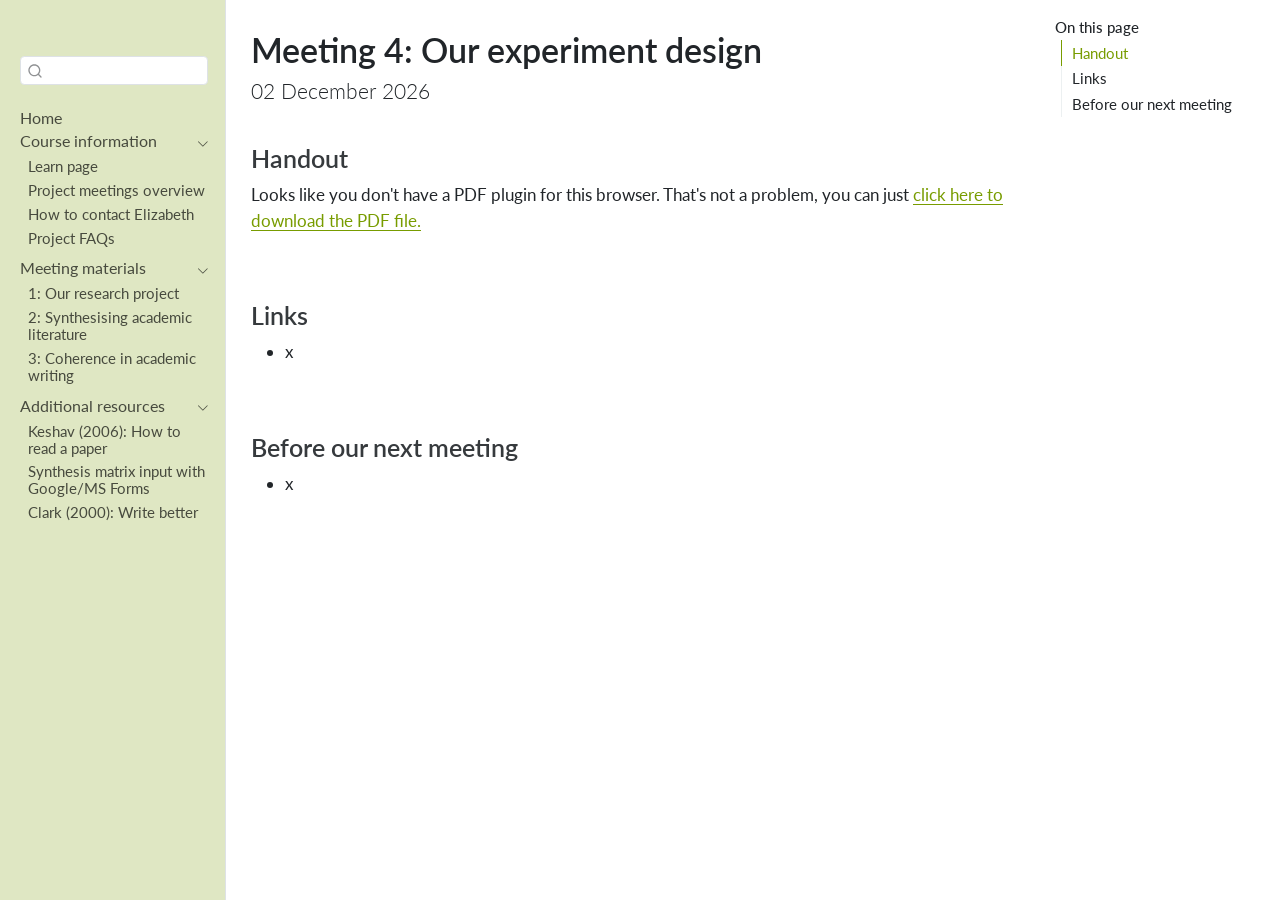
<file: docs/meetings/4.html>
<!DOCTYPE html>
<html xmlns="http://www.w3.org/1999/xhtml" lang="en" xml:lang="en"><head>

<meta charset="utf-8">
<meta name="generator" content="quarto-1.8.24">

<meta name="viewport" content="width=device-width, initial-scale=1.0, user-scalable=yes">


<title>Meeting 4: Our experiment design – Minidiss 26/27</title>
<style>
code{white-space: pre-wrap;}
span.smallcaps{font-variant: small-caps;}
div.columns{display: flex; gap: min(4vw, 1.5em);}
div.column{flex: auto; overflow-x: auto;}
div.hanging-indent{margin-left: 1.5em; text-indent: -1.5em;}
ul.task-list{list-style: none;}
ul.task-list li input[type="checkbox"] {
  width: 0.8em;
  margin: 0 0.8em 0.2em -1em; /* quarto-specific, see https://github.com/quarto-dev/quarto-cli/issues/4556 */ 
  vertical-align: middle;
}
</style>


<script src="../site_libs/quarto-nav/quarto-nav.js"></script>
<script src="../site_libs/clipboard/clipboard.min.js"></script>
<script src="../site_libs/quarto-search/autocomplete.umd.js"></script>
<script src="../site_libs/quarto-search/fuse.min.js"></script>
<script src="../site_libs/quarto-search/quarto-search.js"></script>
<meta name="quarto:offset" content="../">
<script src="../site_libs/quarto-html/quarto.js" type="module"></script>
<script src="../site_libs/quarto-html/tabsets/tabsets.js" type="module"></script>
<script src="../site_libs/quarto-html/axe/axe-check.js" type="module"></script>
<script src="../site_libs/quarto-html/popper.min.js"></script>
<script src="../site_libs/quarto-html/tippy.umd.min.js"></script>
<script src="../site_libs/quarto-html/anchor.min.js"></script>
<link href="../site_libs/quarto-html/tippy.css" rel="stylesheet">
<link href="../site_libs/quarto-html/quarto-syntax-highlighting-dc55a5b9e770e841cd82e46aadbfb9b0.css" rel="stylesheet" id="quarto-text-highlighting-styles">
<script src="../site_libs/bootstrap/bootstrap.min.js"></script>
<link href="../site_libs/bootstrap/bootstrap-icons.css" rel="stylesheet">
<link href="../site_libs/bootstrap/bootstrap-1fd0e3298562fbcdda436fa4a0d8f8a4.min.css" rel="stylesheet" append-hash="true" id="quarto-bootstrap" data-mode="light">
<script id="quarto-search-options" type="application/json">{
  "location": "sidebar",
  "copy-button": false,
  "collapse-after": 3,
  "panel-placement": "start",
  "type": "textbox",
  "limit": 50,
  "keyboard-shortcut": [
    "f",
    "/",
    "s"
  ],
  "show-item-context": false,
  "language": {
    "search-no-results-text": "No results",
    "search-matching-documents-text": "matching documents",
    "search-copy-link-title": "Copy link to search",
    "search-hide-matches-text": "Hide additional matches",
    "search-more-match-text": "more match in this document",
    "search-more-matches-text": "more matches in this document",
    "search-clear-button-title": "Clear",
    "search-text-placeholder": "",
    "search-detached-cancel-button-title": "Cancel",
    "search-submit-button-title": "Submit",
    "search-label": "Search"
  }
}</script>


<link rel="stylesheet" href="../styles.css">
</head>

<body class="nav-sidebar docked quarto-light">

<div id="quarto-search-results"></div>
  <header id="quarto-header" class="headroom fixed-top">
  <nav class="quarto-secondary-nav">
    <div class="container-fluid d-flex">
      <button type="button" class="quarto-btn-toggle btn" data-bs-toggle="collapse" role="button" data-bs-target=".quarto-sidebar-collapse-item" aria-controls="quarto-sidebar" aria-expanded="false" aria-label="Toggle sidebar navigation" onclick="if (window.quartoToggleHeadroom) { window.quartoToggleHeadroom(); }">
        <i class="bi bi-layout-text-sidebar-reverse"></i>
      </button>
        <nav class="quarto-page-breadcrumbs" aria-label="breadcrumb"><ol class="breadcrumb"><li class="breadcrumb-item">Meeting 4: Our experiment design</li></ol></nav>
        <a class="flex-grow-1" role="navigation" data-bs-toggle="collapse" data-bs-target=".quarto-sidebar-collapse-item" aria-controls="quarto-sidebar" aria-expanded="false" aria-label="Toggle sidebar navigation" onclick="if (window.quartoToggleHeadroom) { window.quartoToggleHeadroom(); }">      
        </a>
      <button type="button" class="btn quarto-search-button" aria-label="Search" onclick="window.quartoOpenSearch();">
        <i class="bi bi-search"></i>
      </button>
    </div>
  </nav>
</header>
<!-- content -->
<div id="quarto-content" class="quarto-container page-columns page-rows-contents page-layout-article">
<!-- sidebar -->
  <nav id="quarto-sidebar" class="sidebar collapse collapse-horizontal quarto-sidebar-collapse-item sidebar-navigation docked overflow-auto">
    <div class="pt-lg-2 mt-2 text-left sidebar-header">
      <a href="../index.html" class="sidebar-logo-link">
      </a>
      </div>
        <div class="mt-2 flex-shrink-0 align-items-center">
        <div class="sidebar-search">
        <div id="quarto-search" class="" title="Search"></div>
        </div>
        </div>
    <div class="sidebar-menu-container"> 
    <ul class="list-unstyled mt-1">
        <li class="sidebar-item">
  <div class="sidebar-item-container"> 
  <a href="../index.html" class="sidebar-item-text sidebar-link">
 <span class="menu-text">Home</span></a>
  </div>
</li>
        <li class="sidebar-item sidebar-item-section">
      <div class="sidebar-item-container"> 
            <a class="sidebar-item-text sidebar-link text-start" data-bs-toggle="collapse" data-bs-target="#quarto-sidebar-section-1" role="navigation" aria-expanded="true">
 <span class="menu-text">Course information</span></a>
          <a class="sidebar-item-toggle text-start" data-bs-toggle="collapse" data-bs-target="#quarto-sidebar-section-1" role="navigation" aria-expanded="true" aria-label="Toggle section">
            <i class="bi bi-chevron-right ms-2"></i>
          </a> 
      </div>
      <ul id="quarto-sidebar-section-1" class="collapse list-unstyled sidebar-section depth1 show">  
          <li class="sidebar-item">
  <div class="sidebar-item-container"> 
  <a href="https://www.learn.ed.ac.uk/ultra/courses/_133534_1/outline" class="sidebar-item-text sidebar-link" target="_blank">
 <span class="menu-text">Learn page</span></a>
  </div>
</li>
          <li class="sidebar-item">
  <div class="sidebar-item-container"> 
  <a href="../info/sched.html" class="sidebar-item-text sidebar-link">
 <span class="menu-text">Project meetings overview</span></a>
  </div>
</li>
          <li class="sidebar-item">
  <div class="sidebar-item-container"> 
  <a href="../info/contact.html" class="sidebar-item-text sidebar-link">
 <span class="menu-text">How to contact Elizabeth</span></a>
  </div>
</li>
          <li class="sidebar-item">
  <div class="sidebar-item-container"> 
  <a href="../info/faqs.html" class="sidebar-item-text sidebar-link">
 <span class="menu-text">Project FAQs</span></a>
  </div>
</li>
      </ul>
  </li>
        <li class="sidebar-item sidebar-item-section">
      <div class="sidebar-item-container"> 
            <a class="sidebar-item-text sidebar-link text-start" data-bs-toggle="collapse" data-bs-target="#quarto-sidebar-section-2" role="navigation" aria-expanded="true">
 <span class="menu-text">Meeting materials</span></a>
          <a class="sidebar-item-toggle text-start" data-bs-toggle="collapse" data-bs-target="#quarto-sidebar-section-2" role="navigation" aria-expanded="true" aria-label="Toggle section">
            <i class="bi bi-chevron-right ms-2"></i>
          </a> 
      </div>
      <ul id="quarto-sidebar-section-2" class="collapse list-unstyled sidebar-section depth1 show">  
          <li class="sidebar-item">
  <div class="sidebar-item-container"> 
  <a href="../meetings/1.html" class="sidebar-item-text sidebar-link">
 <span class="menu-text">1: Our research project</span></a>
  </div>
</li>
          <li class="sidebar-item">
  <div class="sidebar-item-container"> 
  <a href="../meetings/2.html" class="sidebar-item-text sidebar-link">
 <span class="menu-text">2: Synthesising academic literature</span></a>
  </div>
</li>
          <li class="sidebar-item">
  <div class="sidebar-item-container"> 
  <a href="../meetings/3.html" class="sidebar-item-text sidebar-link">
 <span class="menu-text">3: Coherence in academic writing</span></a>
  </div>
</li>
      </ul>
  </li>
        <li class="sidebar-item sidebar-item-section">
      <div class="sidebar-item-container"> 
            <a class="sidebar-item-text sidebar-link text-start" data-bs-toggle="collapse" data-bs-target="#quarto-sidebar-section-3" role="navigation" aria-expanded="true">
 <span class="menu-text">Additional resources</span></a>
          <a class="sidebar-item-toggle text-start" data-bs-toggle="collapse" data-bs-target="#quarto-sidebar-section-3" role="navigation" aria-expanded="true" aria-label="Toggle section">
            <i class="bi bi-chevron-right ms-2"></i>
          </a> 
      </div>
      <ul id="quarto-sidebar-section-3" class="collapse list-unstyled sidebar-section depth1 show">  
          <li class="sidebar-item">
  <div class="sidebar-item-container"> 
  <a href="https://dl.acm.org/doi/10.1145/1273445.1273458" class="sidebar-item-text sidebar-link" target="_blank">
 <span class="menu-text">Keshav (2006): How to read a paper</span></a>
  </div>
</li>
          <li class="sidebar-item">
  <div class="sidebar-item-container"> 
  <a href="https://elizabethpankratz.github.io/posts/01-phd-litreview/" class="sidebar-item-text sidebar-link" target="_blank">
 <span class="menu-text">Synthesis matrix input with Google/MS Forms</span></a>
  </div>
</li>
          <li class="sidebar-item">
  <div class="sidebar-item-container"> 
  <a href="../resources/hh_clark_writebetter.pdf" class="sidebar-item-text sidebar-link" target="_blank">
 <span class="menu-text">Clark (2000): Write better</span></a>
  </div>
</li>
      </ul>
  </li>
    </ul>
    </div>
</nav>
<div id="quarto-sidebar-glass" class="quarto-sidebar-collapse-item" data-bs-toggle="collapse" data-bs-target=".quarto-sidebar-collapse-item"></div>
<!-- margin-sidebar -->
    <div id="quarto-margin-sidebar" class="sidebar margin-sidebar">
        <nav id="TOC" role="doc-toc" class="toc-active">
    <h2 id="toc-title">On this page</h2>
   
  <ul>
  <li><a href="#handout" id="toc-handout" class="nav-link active" data-scroll-target="#handout">Handout</a></li>
  <li><a href="#links" id="toc-links" class="nav-link" data-scroll-target="#links">Links</a></li>
  <li><a href="#before-our-next-meeting" id="toc-before-our-next-meeting" class="nav-link" data-scroll-target="#before-our-next-meeting">Before our next meeting</a></li>
  </ul>
</nav>
    </div>
<!-- main -->
<main class="content" id="quarto-document-content">

<header id="title-block-header" class="quarto-title-block default">
<div class="quarto-title">
<h1 class="title">Meeting 4: Our experiment design</h1>
<p class="subtitle lead">02 December 2026</p>
</div>



<div class="quarto-title-meta">

    
  
    
  </div>
  


</header>


<section id="handout" class="level3">
<h3 class="anchored" data-anchor-id="handout">Handout</h3>
<object data="handout1.pdf" type="application/pdf" width="100%" height="100%" style="min-height:50vh;">
    <p>Looks like you don't have a PDF plugin for this browser.
    That's not a problem, you can just <a href="handout1.pdf">click here to
    download the PDF file.</a></p>
</object>
<p><br></p>
</section>
<section id="links" class="level3">
<h3 class="anchored" data-anchor-id="links">Links</h3>
<ul>
<li>x</li>
</ul>
<p><br></p>
</section>
<section id="before-our-next-meeting" class="level3">
<h3 class="anchored" data-anchor-id="before-our-next-meeting">Before our next meeting</h3>
<ul>
<li>x</li>
</ul>


</section>

</main> <!-- /main -->
<script id="quarto-html-after-body" type="application/javascript">
  window.document.addEventListener("DOMContentLoaded", function (event) {
    const icon = "";
    const anchorJS = new window.AnchorJS();
    anchorJS.options = {
      placement: 'right',
      icon: icon
    };
    anchorJS.add('.anchored');
    const isCodeAnnotation = (el) => {
      for (const clz of el.classList) {
        if (clz.startsWith('code-annotation-')) {                     
          return true;
        }
      }
      return false;
    }
    const onCopySuccess = function(e) {
      // button target
      const button = e.trigger;
      // don't keep focus
      button.blur();
      // flash "checked"
      button.classList.add('code-copy-button-checked');
      var currentTitle = button.getAttribute("title");
      button.setAttribute("title", "Copied!");
      let tooltip;
      if (window.bootstrap) {
        button.setAttribute("data-bs-toggle", "tooltip");
        button.setAttribute("data-bs-placement", "left");
        button.setAttribute("data-bs-title", "Copied!");
        tooltip = new bootstrap.Tooltip(button, 
          { trigger: "manual", 
            customClass: "code-copy-button-tooltip",
            offset: [0, -8]});
        tooltip.show();    
      }
      setTimeout(function() {
        if (tooltip) {
          tooltip.hide();
          button.removeAttribute("data-bs-title");
          button.removeAttribute("data-bs-toggle");
          button.removeAttribute("data-bs-placement");
        }
        button.setAttribute("title", currentTitle);
        button.classList.remove('code-copy-button-checked');
      }, 1000);
      // clear code selection
      e.clearSelection();
    }
    const getTextToCopy = function(trigger) {
      const outerScaffold = trigger.parentElement.cloneNode(true);
      const codeEl = outerScaffold.querySelector('code');
      for (const childEl of codeEl.children) {
        if (isCodeAnnotation(childEl)) {
          childEl.remove();
        }
      }
      return codeEl.innerText;
    }
    const clipboard = new window.ClipboardJS('.code-copy-button:not([data-in-quarto-modal])', {
      text: getTextToCopy
    });
    clipboard.on('success', onCopySuccess);
    if (window.document.getElementById('quarto-embedded-source-code-modal')) {
      const clipboardModal = new window.ClipboardJS('.code-copy-button[data-in-quarto-modal]', {
        text: getTextToCopy,
        container: window.document.getElementById('quarto-embedded-source-code-modal')
      });
      clipboardModal.on('success', onCopySuccess);
    }
      var localhostRegex = new RegExp(/^(?:http|https):\/\/localhost\:?[0-9]*\//);
      var mailtoRegex = new RegExp(/^mailto:/);
        var filterRegex = new RegExp('/' + window.location.host + '/');
      var isInternal = (href) => {
          return filterRegex.test(href) || localhostRegex.test(href) || mailtoRegex.test(href);
      }
      // Inspect non-navigation links and adorn them if external
     var links = window.document.querySelectorAll('a[href]:not(.nav-link):not(.navbar-brand):not(.toc-action):not(.sidebar-link):not(.sidebar-item-toggle):not(.pagination-link):not(.no-external):not([aria-hidden]):not(.dropdown-item):not(.quarto-navigation-tool):not(.about-link)');
      for (var i=0; i<links.length; i++) {
        const link = links[i];
        if (!isInternal(link.href)) {
          // undo the damage that might have been done by quarto-nav.js in the case of
          // links that we want to consider external
          if (link.dataset.originalHref !== undefined) {
            link.href = link.dataset.originalHref;
          }
        }
      }
    function tippyHover(el, contentFn, onTriggerFn, onUntriggerFn) {
      const config = {
        allowHTML: true,
        maxWidth: 500,
        delay: 100,
        arrow: false,
        appendTo: function(el) {
            return el.parentElement;
        },
        interactive: true,
        interactiveBorder: 10,
        theme: 'quarto',
        placement: 'bottom-start',
      };
      if (contentFn) {
        config.content = contentFn;
      }
      if (onTriggerFn) {
        config.onTrigger = onTriggerFn;
      }
      if (onUntriggerFn) {
        config.onUntrigger = onUntriggerFn;
      }
      window.tippy(el, config); 
    }
    const noterefs = window.document.querySelectorAll('a[role="doc-noteref"]');
    for (var i=0; i<noterefs.length; i++) {
      const ref = noterefs[i];
      tippyHover(ref, function() {
        // use id or data attribute instead here
        let href = ref.getAttribute('data-footnote-href') || ref.getAttribute('href');
        try { href = new URL(href).hash; } catch {}
        const id = href.replace(/^#\/?/, "");
        const note = window.document.getElementById(id);
        if (note) {
          return note.innerHTML;
        } else {
          return "";
        }
      });
    }
    const xrefs = window.document.querySelectorAll('a.quarto-xref');
    const processXRef = (id, note) => {
      // Strip column container classes
      const stripColumnClz = (el) => {
        el.classList.remove("page-full", "page-columns");
        if (el.children) {
          for (const child of el.children) {
            stripColumnClz(child);
          }
        }
      }
      stripColumnClz(note)
      if (id === null || id.startsWith('sec-')) {
        // Special case sections, only their first couple elements
        const container = document.createElement("div");
        if (note.children && note.children.length > 2) {
          container.appendChild(note.children[0].cloneNode(true));
          for (let i = 1; i < note.children.length; i++) {
            const child = note.children[i];
            if (child.tagName === "P" && child.innerText === "") {
              continue;
            } else {
              container.appendChild(child.cloneNode(true));
              break;
            }
          }
          if (window.Quarto?.typesetMath) {
            window.Quarto.typesetMath(container);
          }
          return container.innerHTML
        } else {
          if (window.Quarto?.typesetMath) {
            window.Quarto.typesetMath(note);
          }
          return note.innerHTML;
        }
      } else {
        // Remove any anchor links if they are present
        const anchorLink = note.querySelector('a.anchorjs-link');
        if (anchorLink) {
          anchorLink.remove();
        }
        if (window.Quarto?.typesetMath) {
          window.Quarto.typesetMath(note);
        }
        if (note.classList.contains("callout")) {
          return note.outerHTML;
        } else {
          return note.innerHTML;
        }
      }
    }
    for (var i=0; i<xrefs.length; i++) {
      const xref = xrefs[i];
      tippyHover(xref, undefined, function(instance) {
        instance.disable();
        let url = xref.getAttribute('href');
        let hash = undefined; 
        if (url.startsWith('#')) {
          hash = url;
        } else {
          try { hash = new URL(url).hash; } catch {}
        }
        if (hash) {
          const id = hash.replace(/^#\/?/, "");
          const note = window.document.getElementById(id);
          if (note !== null) {
            try {
              const html = processXRef(id, note.cloneNode(true));
              instance.setContent(html);
            } finally {
              instance.enable();
              instance.show();
            }
          } else {
            // See if we can fetch this
            fetch(url.split('#')[0])
            .then(res => res.text())
            .then(html => {
              const parser = new DOMParser();
              const htmlDoc = parser.parseFromString(html, "text/html");
              const note = htmlDoc.getElementById(id);
              if (note !== null) {
                const html = processXRef(id, note);
                instance.setContent(html);
              } 
            }).finally(() => {
              instance.enable();
              instance.show();
            });
          }
        } else {
          // See if we can fetch a full url (with no hash to target)
          // This is a special case and we should probably do some content thinning / targeting
          fetch(url)
          .then(res => res.text())
          .then(html => {
            const parser = new DOMParser();
            const htmlDoc = parser.parseFromString(html, "text/html");
            const note = htmlDoc.querySelector('main.content');
            if (note !== null) {
              // This should only happen for chapter cross references
              // (since there is no id in the URL)
              // remove the first header
              if (note.children.length > 0 && note.children[0].tagName === "HEADER") {
                note.children[0].remove();
              }
              const html = processXRef(null, note);
              instance.setContent(html);
            } 
          }).finally(() => {
            instance.enable();
            instance.show();
          });
        }
      }, function(instance) {
      });
    }
        let selectedAnnoteEl;
        const selectorForAnnotation = ( cell, annotation) => {
          let cellAttr = 'data-code-cell="' + cell + '"';
          let lineAttr = 'data-code-annotation="' +  annotation + '"';
          const selector = 'span[' + cellAttr + '][' + lineAttr + ']';
          return selector;
        }
        const selectCodeLines = (annoteEl) => {
          const doc = window.document;
          const targetCell = annoteEl.getAttribute("data-target-cell");
          const targetAnnotation = annoteEl.getAttribute("data-target-annotation");
          const annoteSpan = window.document.querySelector(selectorForAnnotation(targetCell, targetAnnotation));
          const lines = annoteSpan.getAttribute("data-code-lines").split(",");
          const lineIds = lines.map((line) => {
            return targetCell + "-" + line;
          })
          let top = null;
          let height = null;
          let parent = null;
          if (lineIds.length > 0) {
              //compute the position of the single el (top and bottom and make a div)
              const el = window.document.getElementById(lineIds[0]);
              top = el.offsetTop;
              height = el.offsetHeight;
              parent = el.parentElement.parentElement;
            if (lineIds.length > 1) {
              const lastEl = window.document.getElementById(lineIds[lineIds.length - 1]);
              const bottom = lastEl.offsetTop + lastEl.offsetHeight;
              height = bottom - top;
            }
            if (top !== null && height !== null && parent !== null) {
              // cook up a div (if necessary) and position it 
              let div = window.document.getElementById("code-annotation-line-highlight");
              if (div === null) {
                div = window.document.createElement("div");
                div.setAttribute("id", "code-annotation-line-highlight");
                div.style.position = 'absolute';
                parent.appendChild(div);
              }
              div.style.top = top - 2 + "px";
              div.style.height = height + 4 + "px";
              div.style.left = 0;
              let gutterDiv = window.document.getElementById("code-annotation-line-highlight-gutter");
              if (gutterDiv === null) {
                gutterDiv = window.document.createElement("div");
                gutterDiv.setAttribute("id", "code-annotation-line-highlight-gutter");
                gutterDiv.style.position = 'absolute';
                const codeCell = window.document.getElementById(targetCell);
                const gutter = codeCell.querySelector('.code-annotation-gutter');
                gutter.appendChild(gutterDiv);
              }
              gutterDiv.style.top = top - 2 + "px";
              gutterDiv.style.height = height + 4 + "px";
            }
            selectedAnnoteEl = annoteEl;
          }
        };
        const unselectCodeLines = () => {
          const elementsIds = ["code-annotation-line-highlight", "code-annotation-line-highlight-gutter"];
          elementsIds.forEach((elId) => {
            const div = window.document.getElementById(elId);
            if (div) {
              div.remove();
            }
          });
          selectedAnnoteEl = undefined;
        };
          // Handle positioning of the toggle
      window.addEventListener(
        "resize",
        throttle(() => {
          elRect = undefined;
          if (selectedAnnoteEl) {
            selectCodeLines(selectedAnnoteEl);
          }
        }, 10)
      );
      function throttle(fn, ms) {
      let throttle = false;
      let timer;
        return (...args) => {
          if(!throttle) { // first call gets through
              fn.apply(this, args);
              throttle = true;
          } else { // all the others get throttled
              if(timer) clearTimeout(timer); // cancel #2
              timer = setTimeout(() => {
                fn.apply(this, args);
                timer = throttle = false;
              }, ms);
          }
        };
      }
        // Attach click handler to the DT
        const annoteDls = window.document.querySelectorAll('dt[data-target-cell]');
        for (const annoteDlNode of annoteDls) {
          annoteDlNode.addEventListener('click', (event) => {
            const clickedEl = event.target;
            if (clickedEl !== selectedAnnoteEl) {
              unselectCodeLines();
              const activeEl = window.document.querySelector('dt[data-target-cell].code-annotation-active');
              if (activeEl) {
                activeEl.classList.remove('code-annotation-active');
              }
              selectCodeLines(clickedEl);
              clickedEl.classList.add('code-annotation-active');
            } else {
              // Unselect the line
              unselectCodeLines();
              clickedEl.classList.remove('code-annotation-active');
            }
          });
        }
    const findCites = (el) => {
      const parentEl = el.parentElement;
      if (parentEl) {
        const cites = parentEl.dataset.cites;
        if (cites) {
          return {
            el,
            cites: cites.split(' ')
          };
        } else {
          return findCites(el.parentElement)
        }
      } else {
        return undefined;
      }
    };
    var bibliorefs = window.document.querySelectorAll('a[role="doc-biblioref"]');
    for (var i=0; i<bibliorefs.length; i++) {
      const ref = bibliorefs[i];
      const citeInfo = findCites(ref);
      if (citeInfo) {
        tippyHover(citeInfo.el, function() {
          var popup = window.document.createElement('div');
          citeInfo.cites.forEach(function(cite) {
            var citeDiv = window.document.createElement('div');
            citeDiv.classList.add('hanging-indent');
            citeDiv.classList.add('csl-entry');
            var biblioDiv = window.document.getElementById('ref-' + cite);
            if (biblioDiv) {
              citeDiv.innerHTML = biblioDiv.innerHTML;
            }
            popup.appendChild(citeDiv);
          });
          return popup.innerHTML;
        });
      }
    }
  });
  </script>
</div> <!-- /content -->




</body></html>
</file>
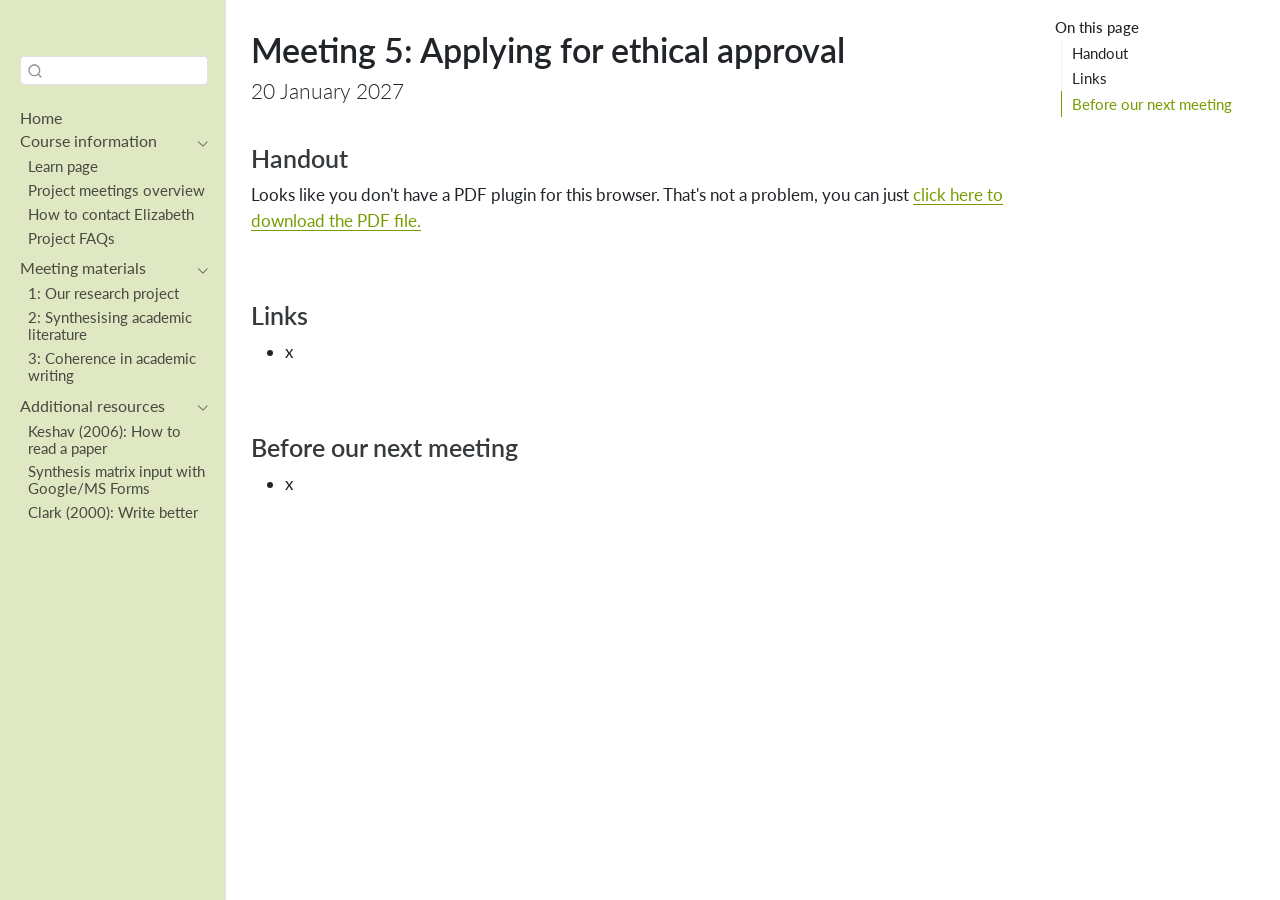
<file: docs/meetings/5.html>
<!DOCTYPE html>
<html xmlns="http://www.w3.org/1999/xhtml" lang="en" xml:lang="en"><head>

<meta charset="utf-8">
<meta name="generator" content="quarto-1.8.24">

<meta name="viewport" content="width=device-width, initial-scale=1.0, user-scalable=yes">


<title>Meeting 5: Applying for ethical approval – Minidiss 26/27</title>
<style>
code{white-space: pre-wrap;}
span.smallcaps{font-variant: small-caps;}
div.columns{display: flex; gap: min(4vw, 1.5em);}
div.column{flex: auto; overflow-x: auto;}
div.hanging-indent{margin-left: 1.5em; text-indent: -1.5em;}
ul.task-list{list-style: none;}
ul.task-list li input[type="checkbox"] {
  width: 0.8em;
  margin: 0 0.8em 0.2em -1em; /* quarto-specific, see https://github.com/quarto-dev/quarto-cli/issues/4556 */ 
  vertical-align: middle;
}
</style>


<script src="../site_libs/quarto-nav/quarto-nav.js"></script>
<script src="../site_libs/clipboard/clipboard.min.js"></script>
<script src="../site_libs/quarto-search/autocomplete.umd.js"></script>
<script src="../site_libs/quarto-search/fuse.min.js"></script>
<script src="../site_libs/quarto-search/quarto-search.js"></script>
<meta name="quarto:offset" content="../">
<script src="../site_libs/quarto-html/quarto.js" type="module"></script>
<script src="../site_libs/quarto-html/tabsets/tabsets.js" type="module"></script>
<script src="../site_libs/quarto-html/axe/axe-check.js" type="module"></script>
<script src="../site_libs/quarto-html/popper.min.js"></script>
<script src="../site_libs/quarto-html/tippy.umd.min.js"></script>
<script src="../site_libs/quarto-html/anchor.min.js"></script>
<link href="../site_libs/quarto-html/tippy.css" rel="stylesheet">
<link href="../site_libs/quarto-html/quarto-syntax-highlighting-dc55a5b9e770e841cd82e46aadbfb9b0.css" rel="stylesheet" id="quarto-text-highlighting-styles">
<script src="../site_libs/bootstrap/bootstrap.min.js"></script>
<link href="../site_libs/bootstrap/bootstrap-icons.css" rel="stylesheet">
<link href="../site_libs/bootstrap/bootstrap-1fd0e3298562fbcdda436fa4a0d8f8a4.min.css" rel="stylesheet" append-hash="true" id="quarto-bootstrap" data-mode="light">
<script id="quarto-search-options" type="application/json">{
  "location": "sidebar",
  "copy-button": false,
  "collapse-after": 3,
  "panel-placement": "start",
  "type": "textbox",
  "limit": 50,
  "keyboard-shortcut": [
    "f",
    "/",
    "s"
  ],
  "show-item-context": false,
  "language": {
    "search-no-results-text": "No results",
    "search-matching-documents-text": "matching documents",
    "search-copy-link-title": "Copy link to search",
    "search-hide-matches-text": "Hide additional matches",
    "search-more-match-text": "more match in this document",
    "search-more-matches-text": "more matches in this document",
    "search-clear-button-title": "Clear",
    "search-text-placeholder": "",
    "search-detached-cancel-button-title": "Cancel",
    "search-submit-button-title": "Submit",
    "search-label": "Search"
  }
}</script>


<link rel="stylesheet" href="../styles.css">
</head>

<body class="nav-sidebar docked quarto-light">

<div id="quarto-search-results"></div>
  <header id="quarto-header" class="headroom fixed-top">
  <nav class="quarto-secondary-nav">
    <div class="container-fluid d-flex">
      <button type="button" class="quarto-btn-toggle btn" data-bs-toggle="collapse" role="button" data-bs-target=".quarto-sidebar-collapse-item" aria-controls="quarto-sidebar" aria-expanded="false" aria-label="Toggle sidebar navigation" onclick="if (window.quartoToggleHeadroom) { window.quartoToggleHeadroom(); }">
        <i class="bi bi-layout-text-sidebar-reverse"></i>
      </button>
        <nav class="quarto-page-breadcrumbs" aria-label="breadcrumb"><ol class="breadcrumb"><li class="breadcrumb-item">Meeting 5: Applying for ethical approval</li></ol></nav>
        <a class="flex-grow-1" role="navigation" data-bs-toggle="collapse" data-bs-target=".quarto-sidebar-collapse-item" aria-controls="quarto-sidebar" aria-expanded="false" aria-label="Toggle sidebar navigation" onclick="if (window.quartoToggleHeadroom) { window.quartoToggleHeadroom(); }">      
        </a>
      <button type="button" class="btn quarto-search-button" aria-label="Search" onclick="window.quartoOpenSearch();">
        <i class="bi bi-search"></i>
      </button>
    </div>
  </nav>
</header>
<!-- content -->
<div id="quarto-content" class="quarto-container page-columns page-rows-contents page-layout-article">
<!-- sidebar -->
  <nav id="quarto-sidebar" class="sidebar collapse collapse-horizontal quarto-sidebar-collapse-item sidebar-navigation docked overflow-auto">
    <div class="pt-lg-2 mt-2 text-left sidebar-header">
      <a href="../index.html" class="sidebar-logo-link">
      </a>
      </div>
        <div class="mt-2 flex-shrink-0 align-items-center">
        <div class="sidebar-search">
        <div id="quarto-search" class="" title="Search"></div>
        </div>
        </div>
    <div class="sidebar-menu-container"> 
    <ul class="list-unstyled mt-1">
        <li class="sidebar-item">
  <div class="sidebar-item-container"> 
  <a href="../index.html" class="sidebar-item-text sidebar-link">
 <span class="menu-text">Home</span></a>
  </div>
</li>
        <li class="sidebar-item sidebar-item-section">
      <div class="sidebar-item-container"> 
            <a class="sidebar-item-text sidebar-link text-start" data-bs-toggle="collapse" data-bs-target="#quarto-sidebar-section-1" role="navigation" aria-expanded="true">
 <span class="menu-text">Course information</span></a>
          <a class="sidebar-item-toggle text-start" data-bs-toggle="collapse" data-bs-target="#quarto-sidebar-section-1" role="navigation" aria-expanded="true" aria-label="Toggle section">
            <i class="bi bi-chevron-right ms-2"></i>
          </a> 
      </div>
      <ul id="quarto-sidebar-section-1" class="collapse list-unstyled sidebar-section depth1 show">  
          <li class="sidebar-item">
  <div class="sidebar-item-container"> 
  <a href="https://www.learn.ed.ac.uk/ultra/courses/_133534_1/outline" class="sidebar-item-text sidebar-link" target="_blank">
 <span class="menu-text">Learn page</span></a>
  </div>
</li>
          <li class="sidebar-item">
  <div class="sidebar-item-container"> 
  <a href="../info/sched.html" class="sidebar-item-text sidebar-link">
 <span class="menu-text">Project meetings overview</span></a>
  </div>
</li>
          <li class="sidebar-item">
  <div class="sidebar-item-container"> 
  <a href="../info/contact.html" class="sidebar-item-text sidebar-link">
 <span class="menu-text">How to contact Elizabeth</span></a>
  </div>
</li>
          <li class="sidebar-item">
  <div class="sidebar-item-container"> 
  <a href="../info/faqs.html" class="sidebar-item-text sidebar-link">
 <span class="menu-text">Project FAQs</span></a>
  </div>
</li>
      </ul>
  </li>
        <li class="sidebar-item sidebar-item-section">
      <div class="sidebar-item-container"> 
            <a class="sidebar-item-text sidebar-link text-start" data-bs-toggle="collapse" data-bs-target="#quarto-sidebar-section-2" role="navigation" aria-expanded="true">
 <span class="menu-text">Meeting materials</span></a>
          <a class="sidebar-item-toggle text-start" data-bs-toggle="collapse" data-bs-target="#quarto-sidebar-section-2" role="navigation" aria-expanded="true" aria-label="Toggle section">
            <i class="bi bi-chevron-right ms-2"></i>
          </a> 
      </div>
      <ul id="quarto-sidebar-section-2" class="collapse list-unstyled sidebar-section depth1 show">  
          <li class="sidebar-item">
  <div class="sidebar-item-container"> 
  <a href="../meetings/1.html" class="sidebar-item-text sidebar-link">
 <span class="menu-text">1: Our research project</span></a>
  </div>
</li>
          <li class="sidebar-item">
  <div class="sidebar-item-container"> 
  <a href="../meetings/2.html" class="sidebar-item-text sidebar-link">
 <span class="menu-text">2: Synthesising academic literature</span></a>
  </div>
</li>
          <li class="sidebar-item">
  <div class="sidebar-item-container"> 
  <a href="../meetings/3.html" class="sidebar-item-text sidebar-link">
 <span class="menu-text">3: Coherence in academic writing</span></a>
  </div>
</li>
      </ul>
  </li>
        <li class="sidebar-item sidebar-item-section">
      <div class="sidebar-item-container"> 
            <a class="sidebar-item-text sidebar-link text-start" data-bs-toggle="collapse" data-bs-target="#quarto-sidebar-section-3" role="navigation" aria-expanded="true">
 <span class="menu-text">Additional resources</span></a>
          <a class="sidebar-item-toggle text-start" data-bs-toggle="collapse" data-bs-target="#quarto-sidebar-section-3" role="navigation" aria-expanded="true" aria-label="Toggle section">
            <i class="bi bi-chevron-right ms-2"></i>
          </a> 
      </div>
      <ul id="quarto-sidebar-section-3" class="collapse list-unstyled sidebar-section depth1 show">  
          <li class="sidebar-item">
  <div class="sidebar-item-container"> 
  <a href="https://dl.acm.org/doi/10.1145/1273445.1273458" class="sidebar-item-text sidebar-link" target="_blank">
 <span class="menu-text">Keshav (2006): How to read a paper</span></a>
  </div>
</li>
          <li class="sidebar-item">
  <div class="sidebar-item-container"> 
  <a href="https://elizabethpankratz.github.io/posts/01-phd-litreview/" class="sidebar-item-text sidebar-link" target="_blank">
 <span class="menu-text">Synthesis matrix input with Google/MS Forms</span></a>
  </div>
</li>
          <li class="sidebar-item">
  <div class="sidebar-item-container"> 
  <a href="../resources/hh_clark_writebetter.pdf" class="sidebar-item-text sidebar-link" target="_blank">
 <span class="menu-text">Clark (2000): Write better</span></a>
  </div>
</li>
      </ul>
  </li>
    </ul>
    </div>
</nav>
<div id="quarto-sidebar-glass" class="quarto-sidebar-collapse-item" data-bs-toggle="collapse" data-bs-target=".quarto-sidebar-collapse-item"></div>
<!-- margin-sidebar -->
    <div id="quarto-margin-sidebar" class="sidebar margin-sidebar">
        <nav id="TOC" role="doc-toc" class="toc-active">
    <h2 id="toc-title">On this page</h2>
   
  <ul>
  <li><a href="#handout" id="toc-handout" class="nav-link active" data-scroll-target="#handout">Handout</a></li>
  <li><a href="#links" id="toc-links" class="nav-link" data-scroll-target="#links">Links</a></li>
  <li><a href="#before-our-next-meeting" id="toc-before-our-next-meeting" class="nav-link" data-scroll-target="#before-our-next-meeting">Before our next meeting</a></li>
  </ul>
</nav>
    </div>
<!-- main -->
<main class="content" id="quarto-document-content">

<header id="title-block-header" class="quarto-title-block default">
<div class="quarto-title">
<h1 class="title">Meeting 5: Applying for ethical approval</h1>
<p class="subtitle lead">20 January 2027</p>
</div>



<div class="quarto-title-meta">

    
  
    
  </div>
  


</header>


<section id="handout" class="level3">
<h3 class="anchored" data-anchor-id="handout">Handout</h3>
<object data="handout1.pdf" type="application/pdf" width="100%" height="100%" style="min-height:50vh;">
    <p>Looks like you don't have a PDF plugin for this browser.
    That's not a problem, you can just <a href="handout1.pdf">click here to
    download the PDF file.</a></p>
</object>
<p><br></p>
</section>
<section id="links" class="level3">
<h3 class="anchored" data-anchor-id="links">Links</h3>
<ul>
<li>x</li>
</ul>
<p><br></p>
</section>
<section id="before-our-next-meeting" class="level3">
<h3 class="anchored" data-anchor-id="before-our-next-meeting">Before our next meeting</h3>
<ul>
<li>x</li>
</ul>


</section>

</main> <!-- /main -->
<script id="quarto-html-after-body" type="application/javascript">
  window.document.addEventListener("DOMContentLoaded", function (event) {
    const icon = "";
    const anchorJS = new window.AnchorJS();
    anchorJS.options = {
      placement: 'right',
      icon: icon
    };
    anchorJS.add('.anchored');
    const isCodeAnnotation = (el) => {
      for (const clz of el.classList) {
        if (clz.startsWith('code-annotation-')) {                     
          return true;
        }
      }
      return false;
    }
    const onCopySuccess = function(e) {
      // button target
      const button = e.trigger;
      // don't keep focus
      button.blur();
      // flash "checked"
      button.classList.add('code-copy-button-checked');
      var currentTitle = button.getAttribute("title");
      button.setAttribute("title", "Copied!");
      let tooltip;
      if (window.bootstrap) {
        button.setAttribute("data-bs-toggle", "tooltip");
        button.setAttribute("data-bs-placement", "left");
        button.setAttribute("data-bs-title", "Copied!");
        tooltip = new bootstrap.Tooltip(button, 
          { trigger: "manual", 
            customClass: "code-copy-button-tooltip",
            offset: [0, -8]});
        tooltip.show();    
      }
      setTimeout(function() {
        if (tooltip) {
          tooltip.hide();
          button.removeAttribute("data-bs-title");
          button.removeAttribute("data-bs-toggle");
          button.removeAttribute("data-bs-placement");
        }
        button.setAttribute("title", currentTitle);
        button.classList.remove('code-copy-button-checked');
      }, 1000);
      // clear code selection
      e.clearSelection();
    }
    const getTextToCopy = function(trigger) {
      const outerScaffold = trigger.parentElement.cloneNode(true);
      const codeEl = outerScaffold.querySelector('code');
      for (const childEl of codeEl.children) {
        if (isCodeAnnotation(childEl)) {
          childEl.remove();
        }
      }
      return codeEl.innerText;
    }
    const clipboard = new window.ClipboardJS('.code-copy-button:not([data-in-quarto-modal])', {
      text: getTextToCopy
    });
    clipboard.on('success', onCopySuccess);
    if (window.document.getElementById('quarto-embedded-source-code-modal')) {
      const clipboardModal = new window.ClipboardJS('.code-copy-button[data-in-quarto-modal]', {
        text: getTextToCopy,
        container: window.document.getElementById('quarto-embedded-source-code-modal')
      });
      clipboardModal.on('success', onCopySuccess);
    }
      var localhostRegex = new RegExp(/^(?:http|https):\/\/localhost\:?[0-9]*\//);
      var mailtoRegex = new RegExp(/^mailto:/);
        var filterRegex = new RegExp('/' + window.location.host + '/');
      var isInternal = (href) => {
          return filterRegex.test(href) || localhostRegex.test(href) || mailtoRegex.test(href);
      }
      // Inspect non-navigation links and adorn them if external
     var links = window.document.querySelectorAll('a[href]:not(.nav-link):not(.navbar-brand):not(.toc-action):not(.sidebar-link):not(.sidebar-item-toggle):not(.pagination-link):not(.no-external):not([aria-hidden]):not(.dropdown-item):not(.quarto-navigation-tool):not(.about-link)');
      for (var i=0; i<links.length; i++) {
        const link = links[i];
        if (!isInternal(link.href)) {
          // undo the damage that might have been done by quarto-nav.js in the case of
          // links that we want to consider external
          if (link.dataset.originalHref !== undefined) {
            link.href = link.dataset.originalHref;
          }
        }
      }
    function tippyHover(el, contentFn, onTriggerFn, onUntriggerFn) {
      const config = {
        allowHTML: true,
        maxWidth: 500,
        delay: 100,
        arrow: false,
        appendTo: function(el) {
            return el.parentElement;
        },
        interactive: true,
        interactiveBorder: 10,
        theme: 'quarto',
        placement: 'bottom-start',
      };
      if (contentFn) {
        config.content = contentFn;
      }
      if (onTriggerFn) {
        config.onTrigger = onTriggerFn;
      }
      if (onUntriggerFn) {
        config.onUntrigger = onUntriggerFn;
      }
      window.tippy(el, config); 
    }
    const noterefs = window.document.querySelectorAll('a[role="doc-noteref"]');
    for (var i=0; i<noterefs.length; i++) {
      const ref = noterefs[i];
      tippyHover(ref, function() {
        // use id or data attribute instead here
        let href = ref.getAttribute('data-footnote-href') || ref.getAttribute('href');
        try { href = new URL(href).hash; } catch {}
        const id = href.replace(/^#\/?/, "");
        const note = window.document.getElementById(id);
        if (note) {
          return note.innerHTML;
        } else {
          return "";
        }
      });
    }
    const xrefs = window.document.querySelectorAll('a.quarto-xref');
    const processXRef = (id, note) => {
      // Strip column container classes
      const stripColumnClz = (el) => {
        el.classList.remove("page-full", "page-columns");
        if (el.children) {
          for (const child of el.children) {
            stripColumnClz(child);
          }
        }
      }
      stripColumnClz(note)
      if (id === null || id.startsWith('sec-')) {
        // Special case sections, only their first couple elements
        const container = document.createElement("div");
        if (note.children && note.children.length > 2) {
          container.appendChild(note.children[0].cloneNode(true));
          for (let i = 1; i < note.children.length; i++) {
            const child = note.children[i];
            if (child.tagName === "P" && child.innerText === "") {
              continue;
            } else {
              container.appendChild(child.cloneNode(true));
              break;
            }
          }
          if (window.Quarto?.typesetMath) {
            window.Quarto.typesetMath(container);
          }
          return container.innerHTML
        } else {
          if (window.Quarto?.typesetMath) {
            window.Quarto.typesetMath(note);
          }
          return note.innerHTML;
        }
      } else {
        // Remove any anchor links if they are present
        const anchorLink = note.querySelector('a.anchorjs-link');
        if (anchorLink) {
          anchorLink.remove();
        }
        if (window.Quarto?.typesetMath) {
          window.Quarto.typesetMath(note);
        }
        if (note.classList.contains("callout")) {
          return note.outerHTML;
        } else {
          return note.innerHTML;
        }
      }
    }
    for (var i=0; i<xrefs.length; i++) {
      const xref = xrefs[i];
      tippyHover(xref, undefined, function(instance) {
        instance.disable();
        let url = xref.getAttribute('href');
        let hash = undefined; 
        if (url.startsWith('#')) {
          hash = url;
        } else {
          try { hash = new URL(url).hash; } catch {}
        }
        if (hash) {
          const id = hash.replace(/^#\/?/, "");
          const note = window.document.getElementById(id);
          if (note !== null) {
            try {
              const html = processXRef(id, note.cloneNode(true));
              instance.setContent(html);
            } finally {
              instance.enable();
              instance.show();
            }
          } else {
            // See if we can fetch this
            fetch(url.split('#')[0])
            .then(res => res.text())
            .then(html => {
              const parser = new DOMParser();
              const htmlDoc = parser.parseFromString(html, "text/html");
              const note = htmlDoc.getElementById(id);
              if (note !== null) {
                const html = processXRef(id, note);
                instance.setContent(html);
              } 
            }).finally(() => {
              instance.enable();
              instance.show();
            });
          }
        } else {
          // See if we can fetch a full url (with no hash to target)
          // This is a special case and we should probably do some content thinning / targeting
          fetch(url)
          .then(res => res.text())
          .then(html => {
            const parser = new DOMParser();
            const htmlDoc = parser.parseFromString(html, "text/html");
            const note = htmlDoc.querySelector('main.content');
            if (note !== null) {
              // This should only happen for chapter cross references
              // (since there is no id in the URL)
              // remove the first header
              if (note.children.length > 0 && note.children[0].tagName === "HEADER") {
                note.children[0].remove();
              }
              const html = processXRef(null, note);
              instance.setContent(html);
            } 
          }).finally(() => {
            instance.enable();
            instance.show();
          });
        }
      }, function(instance) {
      });
    }
        let selectedAnnoteEl;
        const selectorForAnnotation = ( cell, annotation) => {
          let cellAttr = 'data-code-cell="' + cell + '"';
          let lineAttr = 'data-code-annotation="' +  annotation + '"';
          const selector = 'span[' + cellAttr + '][' + lineAttr + ']';
          return selector;
        }
        const selectCodeLines = (annoteEl) => {
          const doc = window.document;
          const targetCell = annoteEl.getAttribute("data-target-cell");
          const targetAnnotation = annoteEl.getAttribute("data-target-annotation");
          const annoteSpan = window.document.querySelector(selectorForAnnotation(targetCell, targetAnnotation));
          const lines = annoteSpan.getAttribute("data-code-lines").split(",");
          const lineIds = lines.map((line) => {
            return targetCell + "-" + line;
          })
          let top = null;
          let height = null;
          let parent = null;
          if (lineIds.length > 0) {
              //compute the position of the single el (top and bottom and make a div)
              const el = window.document.getElementById(lineIds[0]);
              top = el.offsetTop;
              height = el.offsetHeight;
              parent = el.parentElement.parentElement;
            if (lineIds.length > 1) {
              const lastEl = window.document.getElementById(lineIds[lineIds.length - 1]);
              const bottom = lastEl.offsetTop + lastEl.offsetHeight;
              height = bottom - top;
            }
            if (top !== null && height !== null && parent !== null) {
              // cook up a div (if necessary) and position it 
              let div = window.document.getElementById("code-annotation-line-highlight");
              if (div === null) {
                div = window.document.createElement("div");
                div.setAttribute("id", "code-annotation-line-highlight");
                div.style.position = 'absolute';
                parent.appendChild(div);
              }
              div.style.top = top - 2 + "px";
              div.style.height = height + 4 + "px";
              div.style.left = 0;
              let gutterDiv = window.document.getElementById("code-annotation-line-highlight-gutter");
              if (gutterDiv === null) {
                gutterDiv = window.document.createElement("div");
                gutterDiv.setAttribute("id", "code-annotation-line-highlight-gutter");
                gutterDiv.style.position = 'absolute';
                const codeCell = window.document.getElementById(targetCell);
                const gutter = codeCell.querySelector('.code-annotation-gutter');
                gutter.appendChild(gutterDiv);
              }
              gutterDiv.style.top = top - 2 + "px";
              gutterDiv.style.height = height + 4 + "px";
            }
            selectedAnnoteEl = annoteEl;
          }
        };
        const unselectCodeLines = () => {
          const elementsIds = ["code-annotation-line-highlight", "code-annotation-line-highlight-gutter"];
          elementsIds.forEach((elId) => {
            const div = window.document.getElementById(elId);
            if (div) {
              div.remove();
            }
          });
          selectedAnnoteEl = undefined;
        };
          // Handle positioning of the toggle
      window.addEventListener(
        "resize",
        throttle(() => {
          elRect = undefined;
          if (selectedAnnoteEl) {
            selectCodeLines(selectedAnnoteEl);
          }
        }, 10)
      );
      function throttle(fn, ms) {
      let throttle = false;
      let timer;
        return (...args) => {
          if(!throttle) { // first call gets through
              fn.apply(this, args);
              throttle = true;
          } else { // all the others get throttled
              if(timer) clearTimeout(timer); // cancel #2
              timer = setTimeout(() => {
                fn.apply(this, args);
                timer = throttle = false;
              }, ms);
          }
        };
      }
        // Attach click handler to the DT
        const annoteDls = window.document.querySelectorAll('dt[data-target-cell]');
        for (const annoteDlNode of annoteDls) {
          annoteDlNode.addEventListener('click', (event) => {
            const clickedEl = event.target;
            if (clickedEl !== selectedAnnoteEl) {
              unselectCodeLines();
              const activeEl = window.document.querySelector('dt[data-target-cell].code-annotation-active');
              if (activeEl) {
                activeEl.classList.remove('code-annotation-active');
              }
              selectCodeLines(clickedEl);
              clickedEl.classList.add('code-annotation-active');
            } else {
              // Unselect the line
              unselectCodeLines();
              clickedEl.classList.remove('code-annotation-active');
            }
          });
        }
    const findCites = (el) => {
      const parentEl = el.parentElement;
      if (parentEl) {
        const cites = parentEl.dataset.cites;
        if (cites) {
          return {
            el,
            cites: cites.split(' ')
          };
        } else {
          return findCites(el.parentElement)
        }
      } else {
        return undefined;
      }
    };
    var bibliorefs = window.document.querySelectorAll('a[role="doc-biblioref"]');
    for (var i=0; i<bibliorefs.length; i++) {
      const ref = bibliorefs[i];
      const citeInfo = findCites(ref);
      if (citeInfo) {
        tippyHover(citeInfo.el, function() {
          var popup = window.document.createElement('div');
          citeInfo.cites.forEach(function(cite) {
            var citeDiv = window.document.createElement('div');
            citeDiv.classList.add('hanging-indent');
            citeDiv.classList.add('csl-entry');
            var biblioDiv = window.document.getElementById('ref-' + cite);
            if (biblioDiv) {
              citeDiv.innerHTML = biblioDiv.innerHTML;
            }
            popup.appendChild(citeDiv);
          });
          return popup.innerHTML;
        });
      }
    }
  });
  </script>
</div> <!-- /content -->




</body></html>
</file>
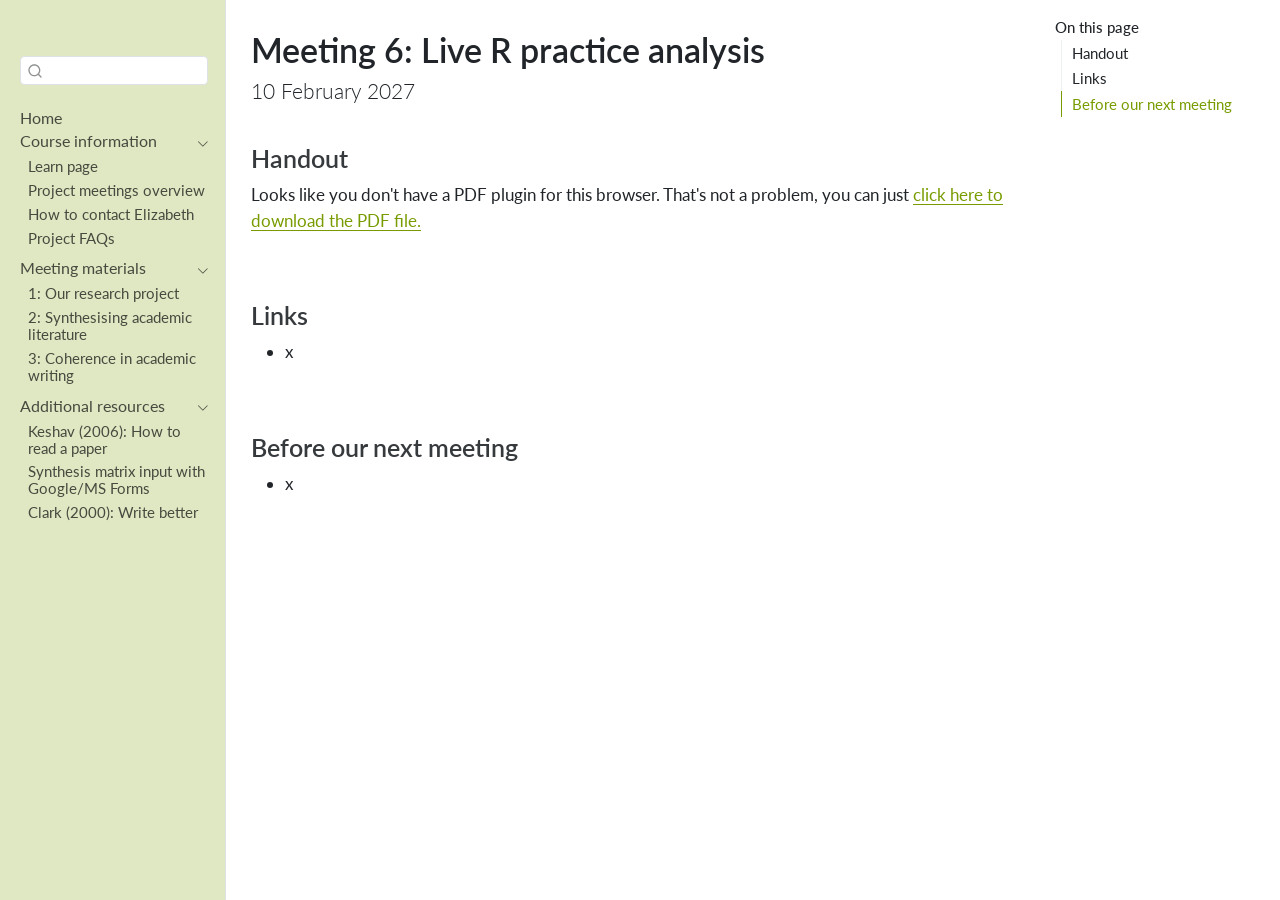
<file: docs/meetings/6.html>
<!DOCTYPE html>
<html xmlns="http://www.w3.org/1999/xhtml" lang="en" xml:lang="en"><head>

<meta charset="utf-8">
<meta name="generator" content="quarto-1.8.24">

<meta name="viewport" content="width=device-width, initial-scale=1.0, user-scalable=yes">


<title>Meeting 6: Live R practice analysis – Minidiss 26/27</title>
<style>
code{white-space: pre-wrap;}
span.smallcaps{font-variant: small-caps;}
div.columns{display: flex; gap: min(4vw, 1.5em);}
div.column{flex: auto; overflow-x: auto;}
div.hanging-indent{margin-left: 1.5em; text-indent: -1.5em;}
ul.task-list{list-style: none;}
ul.task-list li input[type="checkbox"] {
  width: 0.8em;
  margin: 0 0.8em 0.2em -1em; /* quarto-specific, see https://github.com/quarto-dev/quarto-cli/issues/4556 */ 
  vertical-align: middle;
}
</style>


<script src="../site_libs/quarto-nav/quarto-nav.js"></script>
<script src="../site_libs/clipboard/clipboard.min.js"></script>
<script src="../site_libs/quarto-search/autocomplete.umd.js"></script>
<script src="../site_libs/quarto-search/fuse.min.js"></script>
<script src="../site_libs/quarto-search/quarto-search.js"></script>
<meta name="quarto:offset" content="../">
<script src="../site_libs/quarto-html/quarto.js" type="module"></script>
<script src="../site_libs/quarto-html/tabsets/tabsets.js" type="module"></script>
<script src="../site_libs/quarto-html/axe/axe-check.js" type="module"></script>
<script src="../site_libs/quarto-html/popper.min.js"></script>
<script src="../site_libs/quarto-html/tippy.umd.min.js"></script>
<script src="../site_libs/quarto-html/anchor.min.js"></script>
<link href="../site_libs/quarto-html/tippy.css" rel="stylesheet">
<link href="../site_libs/quarto-html/quarto-syntax-highlighting-dc55a5b9e770e841cd82e46aadbfb9b0.css" rel="stylesheet" id="quarto-text-highlighting-styles">
<script src="../site_libs/bootstrap/bootstrap.min.js"></script>
<link href="../site_libs/bootstrap/bootstrap-icons.css" rel="stylesheet">
<link href="../site_libs/bootstrap/bootstrap-1fd0e3298562fbcdda436fa4a0d8f8a4.min.css" rel="stylesheet" append-hash="true" id="quarto-bootstrap" data-mode="light">
<script id="quarto-search-options" type="application/json">{
  "location": "sidebar",
  "copy-button": false,
  "collapse-after": 3,
  "panel-placement": "start",
  "type": "textbox",
  "limit": 50,
  "keyboard-shortcut": [
    "f",
    "/",
    "s"
  ],
  "show-item-context": false,
  "language": {
    "search-no-results-text": "No results",
    "search-matching-documents-text": "matching documents",
    "search-copy-link-title": "Copy link to search",
    "search-hide-matches-text": "Hide additional matches",
    "search-more-match-text": "more match in this document",
    "search-more-matches-text": "more matches in this document",
    "search-clear-button-title": "Clear",
    "search-text-placeholder": "",
    "search-detached-cancel-button-title": "Cancel",
    "search-submit-button-title": "Submit",
    "search-label": "Search"
  }
}</script>


<link rel="stylesheet" href="../styles.css">
</head>

<body class="nav-sidebar docked quarto-light">

<div id="quarto-search-results"></div>
  <header id="quarto-header" class="headroom fixed-top">
  <nav class="quarto-secondary-nav">
    <div class="container-fluid d-flex">
      <button type="button" class="quarto-btn-toggle btn" data-bs-toggle="collapse" role="button" data-bs-target=".quarto-sidebar-collapse-item" aria-controls="quarto-sidebar" aria-expanded="false" aria-label="Toggle sidebar navigation" onclick="if (window.quartoToggleHeadroom) { window.quartoToggleHeadroom(); }">
        <i class="bi bi-layout-text-sidebar-reverse"></i>
      </button>
        <nav class="quarto-page-breadcrumbs" aria-label="breadcrumb"><ol class="breadcrumb"><li class="breadcrumb-item">Meeting 6: Live R practice analysis</li></ol></nav>
        <a class="flex-grow-1" role="navigation" data-bs-toggle="collapse" data-bs-target=".quarto-sidebar-collapse-item" aria-controls="quarto-sidebar" aria-expanded="false" aria-label="Toggle sidebar navigation" onclick="if (window.quartoToggleHeadroom) { window.quartoToggleHeadroom(); }">      
        </a>
      <button type="button" class="btn quarto-search-button" aria-label="Search" onclick="window.quartoOpenSearch();">
        <i class="bi bi-search"></i>
      </button>
    </div>
  </nav>
</header>
<!-- content -->
<div id="quarto-content" class="quarto-container page-columns page-rows-contents page-layout-article">
<!-- sidebar -->
  <nav id="quarto-sidebar" class="sidebar collapse collapse-horizontal quarto-sidebar-collapse-item sidebar-navigation docked overflow-auto">
    <div class="pt-lg-2 mt-2 text-left sidebar-header">
      <a href="../index.html" class="sidebar-logo-link">
      </a>
      </div>
        <div class="mt-2 flex-shrink-0 align-items-center">
        <div class="sidebar-search">
        <div id="quarto-search" class="" title="Search"></div>
        </div>
        </div>
    <div class="sidebar-menu-container"> 
    <ul class="list-unstyled mt-1">
        <li class="sidebar-item">
  <div class="sidebar-item-container"> 
  <a href="../index.html" class="sidebar-item-text sidebar-link">
 <span class="menu-text">Home</span></a>
  </div>
</li>
        <li class="sidebar-item sidebar-item-section">
      <div class="sidebar-item-container"> 
            <a class="sidebar-item-text sidebar-link text-start" data-bs-toggle="collapse" data-bs-target="#quarto-sidebar-section-1" role="navigation" aria-expanded="true">
 <span class="menu-text">Course information</span></a>
          <a class="sidebar-item-toggle text-start" data-bs-toggle="collapse" data-bs-target="#quarto-sidebar-section-1" role="navigation" aria-expanded="true" aria-label="Toggle section">
            <i class="bi bi-chevron-right ms-2"></i>
          </a> 
      </div>
      <ul id="quarto-sidebar-section-1" class="collapse list-unstyled sidebar-section depth1 show">  
          <li class="sidebar-item">
  <div class="sidebar-item-container"> 
  <a href="https://www.learn.ed.ac.uk/ultra/courses/_133534_1/outline" class="sidebar-item-text sidebar-link" target="_blank">
 <span class="menu-text">Learn page</span></a>
  </div>
</li>
          <li class="sidebar-item">
  <div class="sidebar-item-container"> 
  <a href="../info/sched.html" class="sidebar-item-text sidebar-link">
 <span class="menu-text">Project meetings overview</span></a>
  </div>
</li>
          <li class="sidebar-item">
  <div class="sidebar-item-container"> 
  <a href="../info/contact.html" class="sidebar-item-text sidebar-link">
 <span class="menu-text">How to contact Elizabeth</span></a>
  </div>
</li>
          <li class="sidebar-item">
  <div class="sidebar-item-container"> 
  <a href="../info/faqs.html" class="sidebar-item-text sidebar-link">
 <span class="menu-text">Project FAQs</span></a>
  </div>
</li>
      </ul>
  </li>
        <li class="sidebar-item sidebar-item-section">
      <div class="sidebar-item-container"> 
            <a class="sidebar-item-text sidebar-link text-start" data-bs-toggle="collapse" data-bs-target="#quarto-sidebar-section-2" role="navigation" aria-expanded="true">
 <span class="menu-text">Meeting materials</span></a>
          <a class="sidebar-item-toggle text-start" data-bs-toggle="collapse" data-bs-target="#quarto-sidebar-section-2" role="navigation" aria-expanded="true" aria-label="Toggle section">
            <i class="bi bi-chevron-right ms-2"></i>
          </a> 
      </div>
      <ul id="quarto-sidebar-section-2" class="collapse list-unstyled sidebar-section depth1 show">  
          <li class="sidebar-item">
  <div class="sidebar-item-container"> 
  <a href="../meetings/1.html" class="sidebar-item-text sidebar-link">
 <span class="menu-text">1: Our research project</span></a>
  </div>
</li>
          <li class="sidebar-item">
  <div class="sidebar-item-container"> 
  <a href="../meetings/2.html" class="sidebar-item-text sidebar-link">
 <span class="menu-text">2: Synthesising academic literature</span></a>
  </div>
</li>
          <li class="sidebar-item">
  <div class="sidebar-item-container"> 
  <a href="../meetings/3.html" class="sidebar-item-text sidebar-link">
 <span class="menu-text">3: Coherence in academic writing</span></a>
  </div>
</li>
      </ul>
  </li>
        <li class="sidebar-item sidebar-item-section">
      <div class="sidebar-item-container"> 
            <a class="sidebar-item-text sidebar-link text-start" data-bs-toggle="collapse" data-bs-target="#quarto-sidebar-section-3" role="navigation" aria-expanded="true">
 <span class="menu-text">Additional resources</span></a>
          <a class="sidebar-item-toggle text-start" data-bs-toggle="collapse" data-bs-target="#quarto-sidebar-section-3" role="navigation" aria-expanded="true" aria-label="Toggle section">
            <i class="bi bi-chevron-right ms-2"></i>
          </a> 
      </div>
      <ul id="quarto-sidebar-section-3" class="collapse list-unstyled sidebar-section depth1 show">  
          <li class="sidebar-item">
  <div class="sidebar-item-container"> 
  <a href="https://dl.acm.org/doi/10.1145/1273445.1273458" class="sidebar-item-text sidebar-link" target="_blank">
 <span class="menu-text">Keshav (2006): How to read a paper</span></a>
  </div>
</li>
          <li class="sidebar-item">
  <div class="sidebar-item-container"> 
  <a href="https://elizabethpankratz.github.io/posts/01-phd-litreview/" class="sidebar-item-text sidebar-link" target="_blank">
 <span class="menu-text">Synthesis matrix input with Google/MS Forms</span></a>
  </div>
</li>
          <li class="sidebar-item">
  <div class="sidebar-item-container"> 
  <a href="../resources/hh_clark_writebetter.pdf" class="sidebar-item-text sidebar-link" target="_blank">
 <span class="menu-text">Clark (2000): Write better</span></a>
  </div>
</li>
      </ul>
  </li>
    </ul>
    </div>
</nav>
<div id="quarto-sidebar-glass" class="quarto-sidebar-collapse-item" data-bs-toggle="collapse" data-bs-target=".quarto-sidebar-collapse-item"></div>
<!-- margin-sidebar -->
    <div id="quarto-margin-sidebar" class="sidebar margin-sidebar">
        <nav id="TOC" role="doc-toc" class="toc-active">
    <h2 id="toc-title">On this page</h2>
   
  <ul>
  <li><a href="#handout" id="toc-handout" class="nav-link active" data-scroll-target="#handout">Handout</a></li>
  <li><a href="#links" id="toc-links" class="nav-link" data-scroll-target="#links">Links</a></li>
  <li><a href="#before-our-next-meeting" id="toc-before-our-next-meeting" class="nav-link" data-scroll-target="#before-our-next-meeting">Before our next meeting</a></li>
  </ul>
</nav>
    </div>
<!-- main -->
<main class="content" id="quarto-document-content">

<header id="title-block-header" class="quarto-title-block default">
<div class="quarto-title">
<h1 class="title">Meeting 6: Live R practice analysis</h1>
<p class="subtitle lead">10 February 2027</p>
</div>



<div class="quarto-title-meta">

    
  
    
  </div>
  


</header>


<section id="handout" class="level3">
<h3 class="anchored" data-anchor-id="handout">Handout</h3>
<object data="handout1.pdf" type="application/pdf" width="100%" height="100%" style="min-height:50vh;">
    <p>Looks like you don't have a PDF plugin for this browser.
    That's not a problem, you can just <a href="handout1.pdf">click here to
    download the PDF file.</a></p>
</object>
<p><br></p>
</section>
<section id="links" class="level3">
<h3 class="anchored" data-anchor-id="links">Links</h3>
<ul>
<li>x</li>
</ul>
<p><br></p>
</section>
<section id="before-our-next-meeting" class="level3">
<h3 class="anchored" data-anchor-id="before-our-next-meeting">Before our next meeting</h3>
<ul>
<li>x</li>
</ul>


</section>

</main> <!-- /main -->
<script id="quarto-html-after-body" type="application/javascript">
  window.document.addEventListener("DOMContentLoaded", function (event) {
    const icon = "";
    const anchorJS = new window.AnchorJS();
    anchorJS.options = {
      placement: 'right',
      icon: icon
    };
    anchorJS.add('.anchored');
    const isCodeAnnotation = (el) => {
      for (const clz of el.classList) {
        if (clz.startsWith('code-annotation-')) {                     
          return true;
        }
      }
      return false;
    }
    const onCopySuccess = function(e) {
      // button target
      const button = e.trigger;
      // don't keep focus
      button.blur();
      // flash "checked"
      button.classList.add('code-copy-button-checked');
      var currentTitle = button.getAttribute("title");
      button.setAttribute("title", "Copied!");
      let tooltip;
      if (window.bootstrap) {
        button.setAttribute("data-bs-toggle", "tooltip");
        button.setAttribute("data-bs-placement", "left");
        button.setAttribute("data-bs-title", "Copied!");
        tooltip = new bootstrap.Tooltip(button, 
          { trigger: "manual", 
            customClass: "code-copy-button-tooltip",
            offset: [0, -8]});
        tooltip.show();    
      }
      setTimeout(function() {
        if (tooltip) {
          tooltip.hide();
          button.removeAttribute("data-bs-title");
          button.removeAttribute("data-bs-toggle");
          button.removeAttribute("data-bs-placement");
        }
        button.setAttribute("title", currentTitle);
        button.classList.remove('code-copy-button-checked');
      }, 1000);
      // clear code selection
      e.clearSelection();
    }
    const getTextToCopy = function(trigger) {
      const outerScaffold = trigger.parentElement.cloneNode(true);
      const codeEl = outerScaffold.querySelector('code');
      for (const childEl of codeEl.children) {
        if (isCodeAnnotation(childEl)) {
          childEl.remove();
        }
      }
      return codeEl.innerText;
    }
    const clipboard = new window.ClipboardJS('.code-copy-button:not([data-in-quarto-modal])', {
      text: getTextToCopy
    });
    clipboard.on('success', onCopySuccess);
    if (window.document.getElementById('quarto-embedded-source-code-modal')) {
      const clipboardModal = new window.ClipboardJS('.code-copy-button[data-in-quarto-modal]', {
        text: getTextToCopy,
        container: window.document.getElementById('quarto-embedded-source-code-modal')
      });
      clipboardModal.on('success', onCopySuccess);
    }
      var localhostRegex = new RegExp(/^(?:http|https):\/\/localhost\:?[0-9]*\//);
      var mailtoRegex = new RegExp(/^mailto:/);
        var filterRegex = new RegExp('/' + window.location.host + '/');
      var isInternal = (href) => {
          return filterRegex.test(href) || localhostRegex.test(href) || mailtoRegex.test(href);
      }
      // Inspect non-navigation links and adorn them if external
     var links = window.document.querySelectorAll('a[href]:not(.nav-link):not(.navbar-brand):not(.toc-action):not(.sidebar-link):not(.sidebar-item-toggle):not(.pagination-link):not(.no-external):not([aria-hidden]):not(.dropdown-item):not(.quarto-navigation-tool):not(.about-link)');
      for (var i=0; i<links.length; i++) {
        const link = links[i];
        if (!isInternal(link.href)) {
          // undo the damage that might have been done by quarto-nav.js in the case of
          // links that we want to consider external
          if (link.dataset.originalHref !== undefined) {
            link.href = link.dataset.originalHref;
          }
        }
      }
    function tippyHover(el, contentFn, onTriggerFn, onUntriggerFn) {
      const config = {
        allowHTML: true,
        maxWidth: 500,
        delay: 100,
        arrow: false,
        appendTo: function(el) {
            return el.parentElement;
        },
        interactive: true,
        interactiveBorder: 10,
        theme: 'quarto',
        placement: 'bottom-start',
      };
      if (contentFn) {
        config.content = contentFn;
      }
      if (onTriggerFn) {
        config.onTrigger = onTriggerFn;
      }
      if (onUntriggerFn) {
        config.onUntrigger = onUntriggerFn;
      }
      window.tippy(el, config); 
    }
    const noterefs = window.document.querySelectorAll('a[role="doc-noteref"]');
    for (var i=0; i<noterefs.length; i++) {
      const ref = noterefs[i];
      tippyHover(ref, function() {
        // use id or data attribute instead here
        let href = ref.getAttribute('data-footnote-href') || ref.getAttribute('href');
        try { href = new URL(href).hash; } catch {}
        const id = href.replace(/^#\/?/, "");
        const note = window.document.getElementById(id);
        if (note) {
          return note.innerHTML;
        } else {
          return "";
        }
      });
    }
    const xrefs = window.document.querySelectorAll('a.quarto-xref');
    const processXRef = (id, note) => {
      // Strip column container classes
      const stripColumnClz = (el) => {
        el.classList.remove("page-full", "page-columns");
        if (el.children) {
          for (const child of el.children) {
            stripColumnClz(child);
          }
        }
      }
      stripColumnClz(note)
      if (id === null || id.startsWith('sec-')) {
        // Special case sections, only their first couple elements
        const container = document.createElement("div");
        if (note.children && note.children.length > 2) {
          container.appendChild(note.children[0].cloneNode(true));
          for (let i = 1; i < note.children.length; i++) {
            const child = note.children[i];
            if (child.tagName === "P" && child.innerText === "") {
              continue;
            } else {
              container.appendChild(child.cloneNode(true));
              break;
            }
          }
          if (window.Quarto?.typesetMath) {
            window.Quarto.typesetMath(container);
          }
          return container.innerHTML
        } else {
          if (window.Quarto?.typesetMath) {
            window.Quarto.typesetMath(note);
          }
          return note.innerHTML;
        }
      } else {
        // Remove any anchor links if they are present
        const anchorLink = note.querySelector('a.anchorjs-link');
        if (anchorLink) {
          anchorLink.remove();
        }
        if (window.Quarto?.typesetMath) {
          window.Quarto.typesetMath(note);
        }
        if (note.classList.contains("callout")) {
          return note.outerHTML;
        } else {
          return note.innerHTML;
        }
      }
    }
    for (var i=0; i<xrefs.length; i++) {
      const xref = xrefs[i];
      tippyHover(xref, undefined, function(instance) {
        instance.disable();
        let url = xref.getAttribute('href');
        let hash = undefined; 
        if (url.startsWith('#')) {
          hash = url;
        } else {
          try { hash = new URL(url).hash; } catch {}
        }
        if (hash) {
          const id = hash.replace(/^#\/?/, "");
          const note = window.document.getElementById(id);
          if (note !== null) {
            try {
              const html = processXRef(id, note.cloneNode(true));
              instance.setContent(html);
            } finally {
              instance.enable();
              instance.show();
            }
          } else {
            // See if we can fetch this
            fetch(url.split('#')[0])
            .then(res => res.text())
            .then(html => {
              const parser = new DOMParser();
              const htmlDoc = parser.parseFromString(html, "text/html");
              const note = htmlDoc.getElementById(id);
              if (note !== null) {
                const html = processXRef(id, note);
                instance.setContent(html);
              } 
            }).finally(() => {
              instance.enable();
              instance.show();
            });
          }
        } else {
          // See if we can fetch a full url (with no hash to target)
          // This is a special case and we should probably do some content thinning / targeting
          fetch(url)
          .then(res => res.text())
          .then(html => {
            const parser = new DOMParser();
            const htmlDoc = parser.parseFromString(html, "text/html");
            const note = htmlDoc.querySelector('main.content');
            if (note !== null) {
              // This should only happen for chapter cross references
              // (since there is no id in the URL)
              // remove the first header
              if (note.children.length > 0 && note.children[0].tagName === "HEADER") {
                note.children[0].remove();
              }
              const html = processXRef(null, note);
              instance.setContent(html);
            } 
          }).finally(() => {
            instance.enable();
            instance.show();
          });
        }
      }, function(instance) {
      });
    }
        let selectedAnnoteEl;
        const selectorForAnnotation = ( cell, annotation) => {
          let cellAttr = 'data-code-cell="' + cell + '"';
          let lineAttr = 'data-code-annotation="' +  annotation + '"';
          const selector = 'span[' + cellAttr + '][' + lineAttr + ']';
          return selector;
        }
        const selectCodeLines = (annoteEl) => {
          const doc = window.document;
          const targetCell = annoteEl.getAttribute("data-target-cell");
          const targetAnnotation = annoteEl.getAttribute("data-target-annotation");
          const annoteSpan = window.document.querySelector(selectorForAnnotation(targetCell, targetAnnotation));
          const lines = annoteSpan.getAttribute("data-code-lines").split(",");
          const lineIds = lines.map((line) => {
            return targetCell + "-" + line;
          })
          let top = null;
          let height = null;
          let parent = null;
          if (lineIds.length > 0) {
              //compute the position of the single el (top and bottom and make a div)
              const el = window.document.getElementById(lineIds[0]);
              top = el.offsetTop;
              height = el.offsetHeight;
              parent = el.parentElement.parentElement;
            if (lineIds.length > 1) {
              const lastEl = window.document.getElementById(lineIds[lineIds.length - 1]);
              const bottom = lastEl.offsetTop + lastEl.offsetHeight;
              height = bottom - top;
            }
            if (top !== null && height !== null && parent !== null) {
              // cook up a div (if necessary) and position it 
              let div = window.document.getElementById("code-annotation-line-highlight");
              if (div === null) {
                div = window.document.createElement("div");
                div.setAttribute("id", "code-annotation-line-highlight");
                div.style.position = 'absolute';
                parent.appendChild(div);
              }
              div.style.top = top - 2 + "px";
              div.style.height = height + 4 + "px";
              div.style.left = 0;
              let gutterDiv = window.document.getElementById("code-annotation-line-highlight-gutter");
              if (gutterDiv === null) {
                gutterDiv = window.document.createElement("div");
                gutterDiv.setAttribute("id", "code-annotation-line-highlight-gutter");
                gutterDiv.style.position = 'absolute';
                const codeCell = window.document.getElementById(targetCell);
                const gutter = codeCell.querySelector('.code-annotation-gutter');
                gutter.appendChild(gutterDiv);
              }
              gutterDiv.style.top = top - 2 + "px";
              gutterDiv.style.height = height + 4 + "px";
            }
            selectedAnnoteEl = annoteEl;
          }
        };
        const unselectCodeLines = () => {
          const elementsIds = ["code-annotation-line-highlight", "code-annotation-line-highlight-gutter"];
          elementsIds.forEach((elId) => {
            const div = window.document.getElementById(elId);
            if (div) {
              div.remove();
            }
          });
          selectedAnnoteEl = undefined;
        };
          // Handle positioning of the toggle
      window.addEventListener(
        "resize",
        throttle(() => {
          elRect = undefined;
          if (selectedAnnoteEl) {
            selectCodeLines(selectedAnnoteEl);
          }
        }, 10)
      );
      function throttle(fn, ms) {
      let throttle = false;
      let timer;
        return (...args) => {
          if(!throttle) { // first call gets through
              fn.apply(this, args);
              throttle = true;
          } else { // all the others get throttled
              if(timer) clearTimeout(timer); // cancel #2
              timer = setTimeout(() => {
                fn.apply(this, args);
                timer = throttle = false;
              }, ms);
          }
        };
      }
        // Attach click handler to the DT
        const annoteDls = window.document.querySelectorAll('dt[data-target-cell]');
        for (const annoteDlNode of annoteDls) {
          annoteDlNode.addEventListener('click', (event) => {
            const clickedEl = event.target;
            if (clickedEl !== selectedAnnoteEl) {
              unselectCodeLines();
              const activeEl = window.document.querySelector('dt[data-target-cell].code-annotation-active');
              if (activeEl) {
                activeEl.classList.remove('code-annotation-active');
              }
              selectCodeLines(clickedEl);
              clickedEl.classList.add('code-annotation-active');
            } else {
              // Unselect the line
              unselectCodeLines();
              clickedEl.classList.remove('code-annotation-active');
            }
          });
        }
    const findCites = (el) => {
      const parentEl = el.parentElement;
      if (parentEl) {
        const cites = parentEl.dataset.cites;
        if (cites) {
          return {
            el,
            cites: cites.split(' ')
          };
        } else {
          return findCites(el.parentElement)
        }
      } else {
        return undefined;
      }
    };
    var bibliorefs = window.document.querySelectorAll('a[role="doc-biblioref"]');
    for (var i=0; i<bibliorefs.length; i++) {
      const ref = bibliorefs[i];
      const citeInfo = findCites(ref);
      if (citeInfo) {
        tippyHover(citeInfo.el, function() {
          var popup = window.document.createElement('div');
          citeInfo.cites.forEach(function(cite) {
            var citeDiv = window.document.createElement('div');
            citeDiv.classList.add('hanging-indent');
            citeDiv.classList.add('csl-entry');
            var biblioDiv = window.document.getElementById('ref-' + cite);
            if (biblioDiv) {
              citeDiv.innerHTML = biblioDiv.innerHTML;
            }
            popup.appendChild(citeDiv);
          });
          return popup.innerHTML;
        });
      }
    }
  });
  </script>
</div> <!-- /content -->




</body></html>
</file>
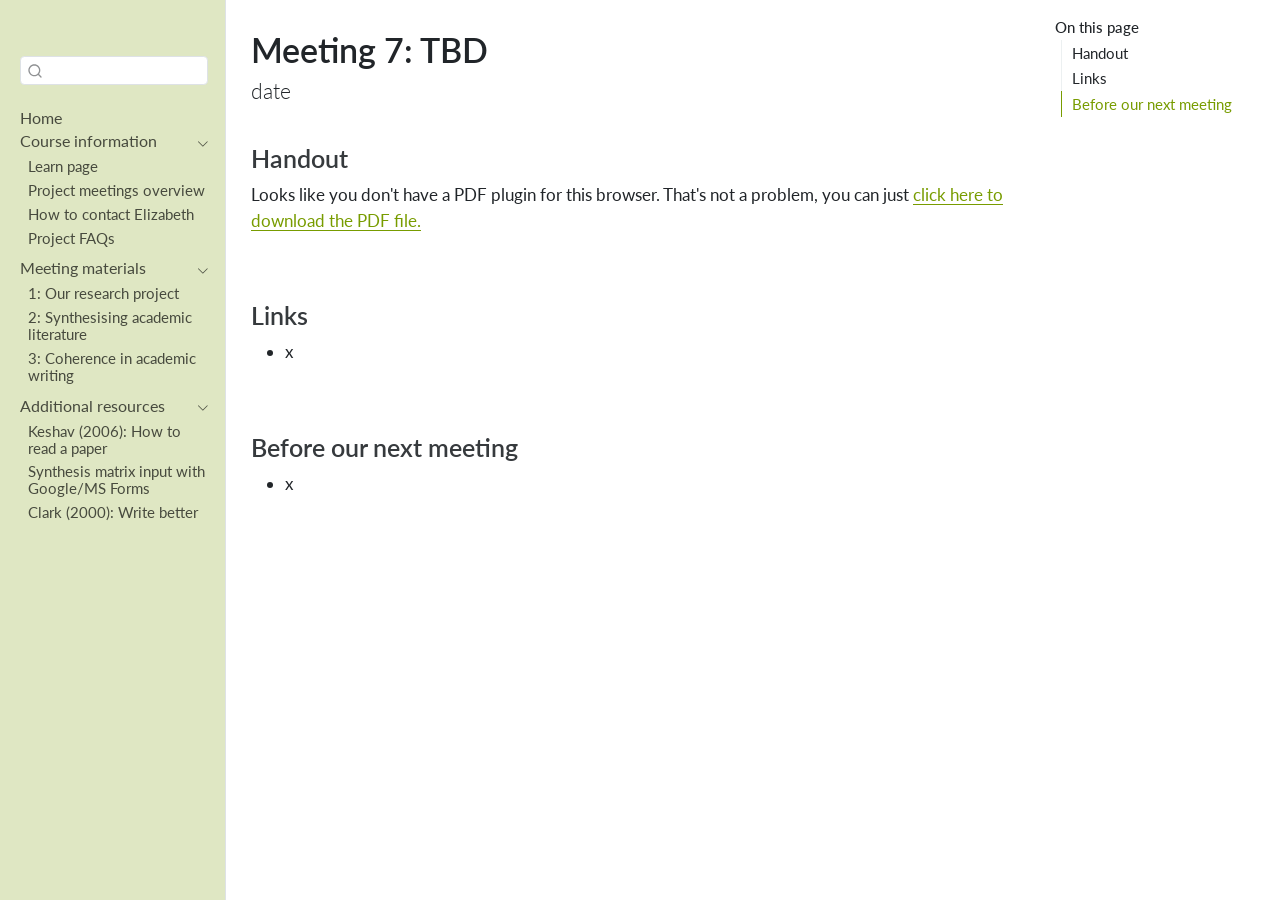
<file: docs/meetings/7.html>
<!DOCTYPE html>
<html xmlns="http://www.w3.org/1999/xhtml" lang="en" xml:lang="en"><head>

<meta charset="utf-8">
<meta name="generator" content="quarto-1.8.24">

<meta name="viewport" content="width=device-width, initial-scale=1.0, user-scalable=yes">


<title>Meeting 7: TBD – Minidiss 26/27</title>
<style>
code{white-space: pre-wrap;}
span.smallcaps{font-variant: small-caps;}
div.columns{display: flex; gap: min(4vw, 1.5em);}
div.column{flex: auto; overflow-x: auto;}
div.hanging-indent{margin-left: 1.5em; text-indent: -1.5em;}
ul.task-list{list-style: none;}
ul.task-list li input[type="checkbox"] {
  width: 0.8em;
  margin: 0 0.8em 0.2em -1em; /* quarto-specific, see https://github.com/quarto-dev/quarto-cli/issues/4556 */ 
  vertical-align: middle;
}
</style>


<script src="../site_libs/quarto-nav/quarto-nav.js"></script>
<script src="../site_libs/clipboard/clipboard.min.js"></script>
<script src="../site_libs/quarto-search/autocomplete.umd.js"></script>
<script src="../site_libs/quarto-search/fuse.min.js"></script>
<script src="../site_libs/quarto-search/quarto-search.js"></script>
<meta name="quarto:offset" content="../">
<script src="../site_libs/quarto-html/quarto.js" type="module"></script>
<script src="../site_libs/quarto-html/tabsets/tabsets.js" type="module"></script>
<script src="../site_libs/quarto-html/axe/axe-check.js" type="module"></script>
<script src="../site_libs/quarto-html/popper.min.js"></script>
<script src="../site_libs/quarto-html/tippy.umd.min.js"></script>
<script src="../site_libs/quarto-html/anchor.min.js"></script>
<link href="../site_libs/quarto-html/tippy.css" rel="stylesheet">
<link href="../site_libs/quarto-html/quarto-syntax-highlighting-dc55a5b9e770e841cd82e46aadbfb9b0.css" rel="stylesheet" id="quarto-text-highlighting-styles">
<script src="../site_libs/bootstrap/bootstrap.min.js"></script>
<link href="../site_libs/bootstrap/bootstrap-icons.css" rel="stylesheet">
<link href="../site_libs/bootstrap/bootstrap-1fd0e3298562fbcdda436fa4a0d8f8a4.min.css" rel="stylesheet" append-hash="true" id="quarto-bootstrap" data-mode="light">
<script id="quarto-search-options" type="application/json">{
  "location": "sidebar",
  "copy-button": false,
  "collapse-after": 3,
  "panel-placement": "start",
  "type": "textbox",
  "limit": 50,
  "keyboard-shortcut": [
    "f",
    "/",
    "s"
  ],
  "show-item-context": false,
  "language": {
    "search-no-results-text": "No results",
    "search-matching-documents-text": "matching documents",
    "search-copy-link-title": "Copy link to search",
    "search-hide-matches-text": "Hide additional matches",
    "search-more-match-text": "more match in this document",
    "search-more-matches-text": "more matches in this document",
    "search-clear-button-title": "Clear",
    "search-text-placeholder": "",
    "search-detached-cancel-button-title": "Cancel",
    "search-submit-button-title": "Submit",
    "search-label": "Search"
  }
}</script>


<link rel="stylesheet" href="../styles.css">
</head>

<body class="nav-sidebar docked quarto-light">

<div id="quarto-search-results"></div>
  <header id="quarto-header" class="headroom fixed-top">
  <nav class="quarto-secondary-nav">
    <div class="container-fluid d-flex">
      <button type="button" class="quarto-btn-toggle btn" data-bs-toggle="collapse" role="button" data-bs-target=".quarto-sidebar-collapse-item" aria-controls="quarto-sidebar" aria-expanded="false" aria-label="Toggle sidebar navigation" onclick="if (window.quartoToggleHeadroom) { window.quartoToggleHeadroom(); }">
        <i class="bi bi-layout-text-sidebar-reverse"></i>
      </button>
        <nav class="quarto-page-breadcrumbs" aria-label="breadcrumb"><ol class="breadcrumb"><li class="breadcrumb-item">Meeting 7: TBD</li></ol></nav>
        <a class="flex-grow-1" role="navigation" data-bs-toggle="collapse" data-bs-target=".quarto-sidebar-collapse-item" aria-controls="quarto-sidebar" aria-expanded="false" aria-label="Toggle sidebar navigation" onclick="if (window.quartoToggleHeadroom) { window.quartoToggleHeadroom(); }">      
        </a>
      <button type="button" class="btn quarto-search-button" aria-label="Search" onclick="window.quartoOpenSearch();">
        <i class="bi bi-search"></i>
      </button>
    </div>
  </nav>
</header>
<!-- content -->
<div id="quarto-content" class="quarto-container page-columns page-rows-contents page-layout-article">
<!-- sidebar -->
  <nav id="quarto-sidebar" class="sidebar collapse collapse-horizontal quarto-sidebar-collapse-item sidebar-navigation docked overflow-auto">
    <div class="pt-lg-2 mt-2 text-left sidebar-header">
      <a href="../index.html" class="sidebar-logo-link">
      </a>
      </div>
        <div class="mt-2 flex-shrink-0 align-items-center">
        <div class="sidebar-search">
        <div id="quarto-search" class="" title="Search"></div>
        </div>
        </div>
    <div class="sidebar-menu-container"> 
    <ul class="list-unstyled mt-1">
        <li class="sidebar-item">
  <div class="sidebar-item-container"> 
  <a href="../index.html" class="sidebar-item-text sidebar-link">
 <span class="menu-text">Home</span></a>
  </div>
</li>
        <li class="sidebar-item sidebar-item-section">
      <div class="sidebar-item-container"> 
            <a class="sidebar-item-text sidebar-link text-start" data-bs-toggle="collapse" data-bs-target="#quarto-sidebar-section-1" role="navigation" aria-expanded="true">
 <span class="menu-text">Course information</span></a>
          <a class="sidebar-item-toggle text-start" data-bs-toggle="collapse" data-bs-target="#quarto-sidebar-section-1" role="navigation" aria-expanded="true" aria-label="Toggle section">
            <i class="bi bi-chevron-right ms-2"></i>
          </a> 
      </div>
      <ul id="quarto-sidebar-section-1" class="collapse list-unstyled sidebar-section depth1 show">  
          <li class="sidebar-item">
  <div class="sidebar-item-container"> 
  <a href="https://www.learn.ed.ac.uk/ultra/courses/_133534_1/outline" class="sidebar-item-text sidebar-link" target="_blank">
 <span class="menu-text">Learn page</span></a>
  </div>
</li>
          <li class="sidebar-item">
  <div class="sidebar-item-container"> 
  <a href="../info/sched.html" class="sidebar-item-text sidebar-link">
 <span class="menu-text">Project meetings overview</span></a>
  </div>
</li>
          <li class="sidebar-item">
  <div class="sidebar-item-container"> 
  <a href="../info/contact.html" class="sidebar-item-text sidebar-link">
 <span class="menu-text">How to contact Elizabeth</span></a>
  </div>
</li>
          <li class="sidebar-item">
  <div class="sidebar-item-container"> 
  <a href="../info/faqs.html" class="sidebar-item-text sidebar-link">
 <span class="menu-text">Project FAQs</span></a>
  </div>
</li>
      </ul>
  </li>
        <li class="sidebar-item sidebar-item-section">
      <div class="sidebar-item-container"> 
            <a class="sidebar-item-text sidebar-link text-start" data-bs-toggle="collapse" data-bs-target="#quarto-sidebar-section-2" role="navigation" aria-expanded="true">
 <span class="menu-text">Meeting materials</span></a>
          <a class="sidebar-item-toggle text-start" data-bs-toggle="collapse" data-bs-target="#quarto-sidebar-section-2" role="navigation" aria-expanded="true" aria-label="Toggle section">
            <i class="bi bi-chevron-right ms-2"></i>
          </a> 
      </div>
      <ul id="quarto-sidebar-section-2" class="collapse list-unstyled sidebar-section depth1 show">  
          <li class="sidebar-item">
  <div class="sidebar-item-container"> 
  <a href="../meetings/1.html" class="sidebar-item-text sidebar-link">
 <span class="menu-text">1: Our research project</span></a>
  </div>
</li>
          <li class="sidebar-item">
  <div class="sidebar-item-container"> 
  <a href="../meetings/2.html" class="sidebar-item-text sidebar-link">
 <span class="menu-text">2: Synthesising academic literature</span></a>
  </div>
</li>
          <li class="sidebar-item">
  <div class="sidebar-item-container"> 
  <a href="../meetings/3.html" class="sidebar-item-text sidebar-link">
 <span class="menu-text">3: Coherence in academic writing</span></a>
  </div>
</li>
      </ul>
  </li>
        <li class="sidebar-item sidebar-item-section">
      <div class="sidebar-item-container"> 
            <a class="sidebar-item-text sidebar-link text-start" data-bs-toggle="collapse" data-bs-target="#quarto-sidebar-section-3" role="navigation" aria-expanded="true">
 <span class="menu-text">Additional resources</span></a>
          <a class="sidebar-item-toggle text-start" data-bs-toggle="collapse" data-bs-target="#quarto-sidebar-section-3" role="navigation" aria-expanded="true" aria-label="Toggle section">
            <i class="bi bi-chevron-right ms-2"></i>
          </a> 
      </div>
      <ul id="quarto-sidebar-section-3" class="collapse list-unstyled sidebar-section depth1 show">  
          <li class="sidebar-item">
  <div class="sidebar-item-container"> 
  <a href="https://dl.acm.org/doi/10.1145/1273445.1273458" class="sidebar-item-text sidebar-link" target="_blank">
 <span class="menu-text">Keshav (2006): How to read a paper</span></a>
  </div>
</li>
          <li class="sidebar-item">
  <div class="sidebar-item-container"> 
  <a href="https://elizabethpankratz.github.io/posts/01-phd-litreview/" class="sidebar-item-text sidebar-link" target="_blank">
 <span class="menu-text">Synthesis matrix input with Google/MS Forms</span></a>
  </div>
</li>
          <li class="sidebar-item">
  <div class="sidebar-item-container"> 
  <a href="../resources/hh_clark_writebetter.pdf" class="sidebar-item-text sidebar-link" target="_blank">
 <span class="menu-text">Clark (2000): Write better</span></a>
  </div>
</li>
      </ul>
  </li>
    </ul>
    </div>
</nav>
<div id="quarto-sidebar-glass" class="quarto-sidebar-collapse-item" data-bs-toggle="collapse" data-bs-target=".quarto-sidebar-collapse-item"></div>
<!-- margin-sidebar -->
    <div id="quarto-margin-sidebar" class="sidebar margin-sidebar">
        <nav id="TOC" role="doc-toc" class="toc-active">
    <h2 id="toc-title">On this page</h2>
   
  <ul>
  <li><a href="#handout" id="toc-handout" class="nav-link active" data-scroll-target="#handout">Handout</a></li>
  <li><a href="#links" id="toc-links" class="nav-link" data-scroll-target="#links">Links</a></li>
  <li><a href="#before-our-next-meeting" id="toc-before-our-next-meeting" class="nav-link" data-scroll-target="#before-our-next-meeting">Before our next meeting</a></li>
  </ul>
</nav>
    </div>
<!-- main -->
<main class="content" id="quarto-document-content">

<header id="title-block-header" class="quarto-title-block default">
<div class="quarto-title">
<h1 class="title">Meeting 7: TBD</h1>
<p class="subtitle lead">date</p>
</div>



<div class="quarto-title-meta">

    
  
    
  </div>
  


</header>


<section id="handout" class="level3">
<h3 class="anchored" data-anchor-id="handout">Handout</h3>
<object data="handout1.pdf" type="application/pdf" width="100%" height="100%" style="min-height:50vh;">
    <p>Looks like you don't have a PDF plugin for this browser.
    That's not a problem, you can just <a href="handout1.pdf">click here to
    download the PDF file.</a></p>
</object>
<p><br></p>
</section>
<section id="links" class="level3">
<h3 class="anchored" data-anchor-id="links">Links</h3>
<ul>
<li>x</li>
</ul>
<p><br></p>
</section>
<section id="before-our-next-meeting" class="level3">
<h3 class="anchored" data-anchor-id="before-our-next-meeting">Before our next meeting</h3>
<ul>
<li>x</li>
</ul>


</section>

</main> <!-- /main -->
<script id="quarto-html-after-body" type="application/javascript">
  window.document.addEventListener("DOMContentLoaded", function (event) {
    const icon = "";
    const anchorJS = new window.AnchorJS();
    anchorJS.options = {
      placement: 'right',
      icon: icon
    };
    anchorJS.add('.anchored');
    const isCodeAnnotation = (el) => {
      for (const clz of el.classList) {
        if (clz.startsWith('code-annotation-')) {                     
          return true;
        }
      }
      return false;
    }
    const onCopySuccess = function(e) {
      // button target
      const button = e.trigger;
      // don't keep focus
      button.blur();
      // flash "checked"
      button.classList.add('code-copy-button-checked');
      var currentTitle = button.getAttribute("title");
      button.setAttribute("title", "Copied!");
      let tooltip;
      if (window.bootstrap) {
        button.setAttribute("data-bs-toggle", "tooltip");
        button.setAttribute("data-bs-placement", "left");
        button.setAttribute("data-bs-title", "Copied!");
        tooltip = new bootstrap.Tooltip(button, 
          { trigger: "manual", 
            customClass: "code-copy-button-tooltip",
            offset: [0, -8]});
        tooltip.show();    
      }
      setTimeout(function() {
        if (tooltip) {
          tooltip.hide();
          button.removeAttribute("data-bs-title");
          button.removeAttribute("data-bs-toggle");
          button.removeAttribute("data-bs-placement");
        }
        button.setAttribute("title", currentTitle);
        button.classList.remove('code-copy-button-checked');
      }, 1000);
      // clear code selection
      e.clearSelection();
    }
    const getTextToCopy = function(trigger) {
      const outerScaffold = trigger.parentElement.cloneNode(true);
      const codeEl = outerScaffold.querySelector('code');
      for (const childEl of codeEl.children) {
        if (isCodeAnnotation(childEl)) {
          childEl.remove();
        }
      }
      return codeEl.innerText;
    }
    const clipboard = new window.ClipboardJS('.code-copy-button:not([data-in-quarto-modal])', {
      text: getTextToCopy
    });
    clipboard.on('success', onCopySuccess);
    if (window.document.getElementById('quarto-embedded-source-code-modal')) {
      const clipboardModal = new window.ClipboardJS('.code-copy-button[data-in-quarto-modal]', {
        text: getTextToCopy,
        container: window.document.getElementById('quarto-embedded-source-code-modal')
      });
      clipboardModal.on('success', onCopySuccess);
    }
      var localhostRegex = new RegExp(/^(?:http|https):\/\/localhost\:?[0-9]*\//);
      var mailtoRegex = new RegExp(/^mailto:/);
        var filterRegex = new RegExp('/' + window.location.host + '/');
      var isInternal = (href) => {
          return filterRegex.test(href) || localhostRegex.test(href) || mailtoRegex.test(href);
      }
      // Inspect non-navigation links and adorn them if external
     var links = window.document.querySelectorAll('a[href]:not(.nav-link):not(.navbar-brand):not(.toc-action):not(.sidebar-link):not(.sidebar-item-toggle):not(.pagination-link):not(.no-external):not([aria-hidden]):not(.dropdown-item):not(.quarto-navigation-tool):not(.about-link)');
      for (var i=0; i<links.length; i++) {
        const link = links[i];
        if (!isInternal(link.href)) {
          // undo the damage that might have been done by quarto-nav.js in the case of
          // links that we want to consider external
          if (link.dataset.originalHref !== undefined) {
            link.href = link.dataset.originalHref;
          }
        }
      }
    function tippyHover(el, contentFn, onTriggerFn, onUntriggerFn) {
      const config = {
        allowHTML: true,
        maxWidth: 500,
        delay: 100,
        arrow: false,
        appendTo: function(el) {
            return el.parentElement;
        },
        interactive: true,
        interactiveBorder: 10,
        theme: 'quarto',
        placement: 'bottom-start',
      };
      if (contentFn) {
        config.content = contentFn;
      }
      if (onTriggerFn) {
        config.onTrigger = onTriggerFn;
      }
      if (onUntriggerFn) {
        config.onUntrigger = onUntriggerFn;
      }
      window.tippy(el, config); 
    }
    const noterefs = window.document.querySelectorAll('a[role="doc-noteref"]');
    for (var i=0; i<noterefs.length; i++) {
      const ref = noterefs[i];
      tippyHover(ref, function() {
        // use id or data attribute instead here
        let href = ref.getAttribute('data-footnote-href') || ref.getAttribute('href');
        try { href = new URL(href).hash; } catch {}
        const id = href.replace(/^#\/?/, "");
        const note = window.document.getElementById(id);
        if (note) {
          return note.innerHTML;
        } else {
          return "";
        }
      });
    }
    const xrefs = window.document.querySelectorAll('a.quarto-xref');
    const processXRef = (id, note) => {
      // Strip column container classes
      const stripColumnClz = (el) => {
        el.classList.remove("page-full", "page-columns");
        if (el.children) {
          for (const child of el.children) {
            stripColumnClz(child);
          }
        }
      }
      stripColumnClz(note)
      if (id === null || id.startsWith('sec-')) {
        // Special case sections, only their first couple elements
        const container = document.createElement("div");
        if (note.children && note.children.length > 2) {
          container.appendChild(note.children[0].cloneNode(true));
          for (let i = 1; i < note.children.length; i++) {
            const child = note.children[i];
            if (child.tagName === "P" && child.innerText === "") {
              continue;
            } else {
              container.appendChild(child.cloneNode(true));
              break;
            }
          }
          if (window.Quarto?.typesetMath) {
            window.Quarto.typesetMath(container);
          }
          return container.innerHTML
        } else {
          if (window.Quarto?.typesetMath) {
            window.Quarto.typesetMath(note);
          }
          return note.innerHTML;
        }
      } else {
        // Remove any anchor links if they are present
        const anchorLink = note.querySelector('a.anchorjs-link');
        if (anchorLink) {
          anchorLink.remove();
        }
        if (window.Quarto?.typesetMath) {
          window.Quarto.typesetMath(note);
        }
        if (note.classList.contains("callout")) {
          return note.outerHTML;
        } else {
          return note.innerHTML;
        }
      }
    }
    for (var i=0; i<xrefs.length; i++) {
      const xref = xrefs[i];
      tippyHover(xref, undefined, function(instance) {
        instance.disable();
        let url = xref.getAttribute('href');
        let hash = undefined; 
        if (url.startsWith('#')) {
          hash = url;
        } else {
          try { hash = new URL(url).hash; } catch {}
        }
        if (hash) {
          const id = hash.replace(/^#\/?/, "");
          const note = window.document.getElementById(id);
          if (note !== null) {
            try {
              const html = processXRef(id, note.cloneNode(true));
              instance.setContent(html);
            } finally {
              instance.enable();
              instance.show();
            }
          } else {
            // See if we can fetch this
            fetch(url.split('#')[0])
            .then(res => res.text())
            .then(html => {
              const parser = new DOMParser();
              const htmlDoc = parser.parseFromString(html, "text/html");
              const note = htmlDoc.getElementById(id);
              if (note !== null) {
                const html = processXRef(id, note);
                instance.setContent(html);
              } 
            }).finally(() => {
              instance.enable();
              instance.show();
            });
          }
        } else {
          // See if we can fetch a full url (with no hash to target)
          // This is a special case and we should probably do some content thinning / targeting
          fetch(url)
          .then(res => res.text())
          .then(html => {
            const parser = new DOMParser();
            const htmlDoc = parser.parseFromString(html, "text/html");
            const note = htmlDoc.querySelector('main.content');
            if (note !== null) {
              // This should only happen for chapter cross references
              // (since there is no id in the URL)
              // remove the first header
              if (note.children.length > 0 && note.children[0].tagName === "HEADER") {
                note.children[0].remove();
              }
              const html = processXRef(null, note);
              instance.setContent(html);
            } 
          }).finally(() => {
            instance.enable();
            instance.show();
          });
        }
      }, function(instance) {
      });
    }
        let selectedAnnoteEl;
        const selectorForAnnotation = ( cell, annotation) => {
          let cellAttr = 'data-code-cell="' + cell + '"';
          let lineAttr = 'data-code-annotation="' +  annotation + '"';
          const selector = 'span[' + cellAttr + '][' + lineAttr + ']';
          return selector;
        }
        const selectCodeLines = (annoteEl) => {
          const doc = window.document;
          const targetCell = annoteEl.getAttribute("data-target-cell");
          const targetAnnotation = annoteEl.getAttribute("data-target-annotation");
          const annoteSpan = window.document.querySelector(selectorForAnnotation(targetCell, targetAnnotation));
          const lines = annoteSpan.getAttribute("data-code-lines").split(",");
          const lineIds = lines.map((line) => {
            return targetCell + "-" + line;
          })
          let top = null;
          let height = null;
          let parent = null;
          if (lineIds.length > 0) {
              //compute the position of the single el (top and bottom and make a div)
              const el = window.document.getElementById(lineIds[0]);
              top = el.offsetTop;
              height = el.offsetHeight;
              parent = el.parentElement.parentElement;
            if (lineIds.length > 1) {
              const lastEl = window.document.getElementById(lineIds[lineIds.length - 1]);
              const bottom = lastEl.offsetTop + lastEl.offsetHeight;
              height = bottom - top;
            }
            if (top !== null && height !== null && parent !== null) {
              // cook up a div (if necessary) and position it 
              let div = window.document.getElementById("code-annotation-line-highlight");
              if (div === null) {
                div = window.document.createElement("div");
                div.setAttribute("id", "code-annotation-line-highlight");
                div.style.position = 'absolute';
                parent.appendChild(div);
              }
              div.style.top = top - 2 + "px";
              div.style.height = height + 4 + "px";
              div.style.left = 0;
              let gutterDiv = window.document.getElementById("code-annotation-line-highlight-gutter");
              if (gutterDiv === null) {
                gutterDiv = window.document.createElement("div");
                gutterDiv.setAttribute("id", "code-annotation-line-highlight-gutter");
                gutterDiv.style.position = 'absolute';
                const codeCell = window.document.getElementById(targetCell);
                const gutter = codeCell.querySelector('.code-annotation-gutter');
                gutter.appendChild(gutterDiv);
              }
              gutterDiv.style.top = top - 2 + "px";
              gutterDiv.style.height = height + 4 + "px";
            }
            selectedAnnoteEl = annoteEl;
          }
        };
        const unselectCodeLines = () => {
          const elementsIds = ["code-annotation-line-highlight", "code-annotation-line-highlight-gutter"];
          elementsIds.forEach((elId) => {
            const div = window.document.getElementById(elId);
            if (div) {
              div.remove();
            }
          });
          selectedAnnoteEl = undefined;
        };
          // Handle positioning of the toggle
      window.addEventListener(
        "resize",
        throttle(() => {
          elRect = undefined;
          if (selectedAnnoteEl) {
            selectCodeLines(selectedAnnoteEl);
          }
        }, 10)
      );
      function throttle(fn, ms) {
      let throttle = false;
      let timer;
        return (...args) => {
          if(!throttle) { // first call gets through
              fn.apply(this, args);
              throttle = true;
          } else { // all the others get throttled
              if(timer) clearTimeout(timer); // cancel #2
              timer = setTimeout(() => {
                fn.apply(this, args);
                timer = throttle = false;
              }, ms);
          }
        };
      }
        // Attach click handler to the DT
        const annoteDls = window.document.querySelectorAll('dt[data-target-cell]');
        for (const annoteDlNode of annoteDls) {
          annoteDlNode.addEventListener('click', (event) => {
            const clickedEl = event.target;
            if (clickedEl !== selectedAnnoteEl) {
              unselectCodeLines();
              const activeEl = window.document.querySelector('dt[data-target-cell].code-annotation-active');
              if (activeEl) {
                activeEl.classList.remove('code-annotation-active');
              }
              selectCodeLines(clickedEl);
              clickedEl.classList.add('code-annotation-active');
            } else {
              // Unselect the line
              unselectCodeLines();
              clickedEl.classList.remove('code-annotation-active');
            }
          });
        }
    const findCites = (el) => {
      const parentEl = el.parentElement;
      if (parentEl) {
        const cites = parentEl.dataset.cites;
        if (cites) {
          return {
            el,
            cites: cites.split(' ')
          };
        } else {
          return findCites(el.parentElement)
        }
      } else {
        return undefined;
      }
    };
    var bibliorefs = window.document.querySelectorAll('a[role="doc-biblioref"]');
    for (var i=0; i<bibliorefs.length; i++) {
      const ref = bibliorefs[i];
      const citeInfo = findCites(ref);
      if (citeInfo) {
        tippyHover(citeInfo.el, function() {
          var popup = window.document.createElement('div');
          citeInfo.cites.forEach(function(cite) {
            var citeDiv = window.document.createElement('div');
            citeDiv.classList.add('hanging-indent');
            citeDiv.classList.add('csl-entry');
            var biblioDiv = window.document.getElementById('ref-' + cite);
            if (biblioDiv) {
              citeDiv.innerHTML = biblioDiv.innerHTML;
            }
            popup.appendChild(citeDiv);
          });
          return popup.innerHTML;
        });
      }
    }
  });
  </script>
</div> <!-- /content -->




</body></html>
</file>
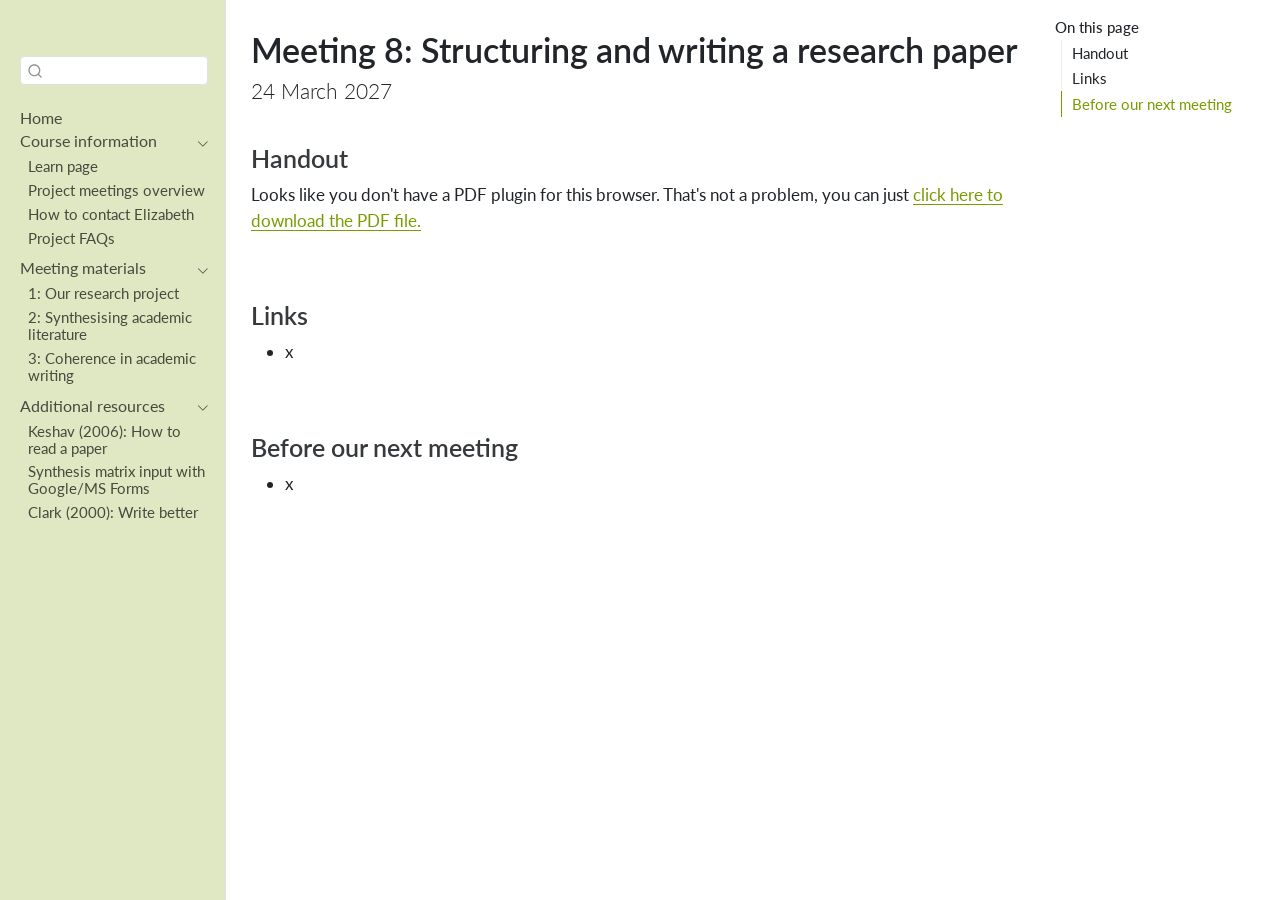
<file: docs/meetings/8.html>
<!DOCTYPE html>
<html xmlns="http://www.w3.org/1999/xhtml" lang="en" xml:lang="en"><head>

<meta charset="utf-8">
<meta name="generator" content="quarto-1.8.24">

<meta name="viewport" content="width=device-width, initial-scale=1.0, user-scalable=yes">


<title>Meeting 8: Structuring and writing a research paper – Minidiss 26/27</title>
<style>
code{white-space: pre-wrap;}
span.smallcaps{font-variant: small-caps;}
div.columns{display: flex; gap: min(4vw, 1.5em);}
div.column{flex: auto; overflow-x: auto;}
div.hanging-indent{margin-left: 1.5em; text-indent: -1.5em;}
ul.task-list{list-style: none;}
ul.task-list li input[type="checkbox"] {
  width: 0.8em;
  margin: 0 0.8em 0.2em -1em; /* quarto-specific, see https://github.com/quarto-dev/quarto-cli/issues/4556 */ 
  vertical-align: middle;
}
</style>


<script src="../site_libs/quarto-nav/quarto-nav.js"></script>
<script src="../site_libs/clipboard/clipboard.min.js"></script>
<script src="../site_libs/quarto-search/autocomplete.umd.js"></script>
<script src="../site_libs/quarto-search/fuse.min.js"></script>
<script src="../site_libs/quarto-search/quarto-search.js"></script>
<meta name="quarto:offset" content="../">
<script src="../site_libs/quarto-html/quarto.js" type="module"></script>
<script src="../site_libs/quarto-html/tabsets/tabsets.js" type="module"></script>
<script src="../site_libs/quarto-html/axe/axe-check.js" type="module"></script>
<script src="../site_libs/quarto-html/popper.min.js"></script>
<script src="../site_libs/quarto-html/tippy.umd.min.js"></script>
<script src="../site_libs/quarto-html/anchor.min.js"></script>
<link href="../site_libs/quarto-html/tippy.css" rel="stylesheet">
<link href="../site_libs/quarto-html/quarto-syntax-highlighting-dc55a5b9e770e841cd82e46aadbfb9b0.css" rel="stylesheet" id="quarto-text-highlighting-styles">
<script src="../site_libs/bootstrap/bootstrap.min.js"></script>
<link href="../site_libs/bootstrap/bootstrap-icons.css" rel="stylesheet">
<link href="../site_libs/bootstrap/bootstrap-1fd0e3298562fbcdda436fa4a0d8f8a4.min.css" rel="stylesheet" append-hash="true" id="quarto-bootstrap" data-mode="light">
<script id="quarto-search-options" type="application/json">{
  "location": "sidebar",
  "copy-button": false,
  "collapse-after": 3,
  "panel-placement": "start",
  "type": "textbox",
  "limit": 50,
  "keyboard-shortcut": [
    "f",
    "/",
    "s"
  ],
  "show-item-context": false,
  "language": {
    "search-no-results-text": "No results",
    "search-matching-documents-text": "matching documents",
    "search-copy-link-title": "Copy link to search",
    "search-hide-matches-text": "Hide additional matches",
    "search-more-match-text": "more match in this document",
    "search-more-matches-text": "more matches in this document",
    "search-clear-button-title": "Clear",
    "search-text-placeholder": "",
    "search-detached-cancel-button-title": "Cancel",
    "search-submit-button-title": "Submit",
    "search-label": "Search"
  }
}</script>


<link rel="stylesheet" href="../styles.css">
</head>

<body class="nav-sidebar docked quarto-light">

<div id="quarto-search-results"></div>
  <header id="quarto-header" class="headroom fixed-top">
  <nav class="quarto-secondary-nav">
    <div class="container-fluid d-flex">
      <button type="button" class="quarto-btn-toggle btn" data-bs-toggle="collapse" role="button" data-bs-target=".quarto-sidebar-collapse-item" aria-controls="quarto-sidebar" aria-expanded="false" aria-label="Toggle sidebar navigation" onclick="if (window.quartoToggleHeadroom) { window.quartoToggleHeadroom(); }">
        <i class="bi bi-layout-text-sidebar-reverse"></i>
      </button>
        <nav class="quarto-page-breadcrumbs" aria-label="breadcrumb"><ol class="breadcrumb"><li class="breadcrumb-item">Meeting 8: Structuring and writing a research paper</li></ol></nav>
        <a class="flex-grow-1" role="navigation" data-bs-toggle="collapse" data-bs-target=".quarto-sidebar-collapse-item" aria-controls="quarto-sidebar" aria-expanded="false" aria-label="Toggle sidebar navigation" onclick="if (window.quartoToggleHeadroom) { window.quartoToggleHeadroom(); }">      
        </a>
      <button type="button" class="btn quarto-search-button" aria-label="Search" onclick="window.quartoOpenSearch();">
        <i class="bi bi-search"></i>
      </button>
    </div>
  </nav>
</header>
<!-- content -->
<div id="quarto-content" class="quarto-container page-columns page-rows-contents page-layout-article">
<!-- sidebar -->
  <nav id="quarto-sidebar" class="sidebar collapse collapse-horizontal quarto-sidebar-collapse-item sidebar-navigation docked overflow-auto">
    <div class="pt-lg-2 mt-2 text-left sidebar-header">
      <a href="../index.html" class="sidebar-logo-link">
      </a>
      </div>
        <div class="mt-2 flex-shrink-0 align-items-center">
        <div class="sidebar-search">
        <div id="quarto-search" class="" title="Search"></div>
        </div>
        </div>
    <div class="sidebar-menu-container"> 
    <ul class="list-unstyled mt-1">
        <li class="sidebar-item">
  <div class="sidebar-item-container"> 
  <a href="../index.html" class="sidebar-item-text sidebar-link">
 <span class="menu-text">Home</span></a>
  </div>
</li>
        <li class="sidebar-item sidebar-item-section">
      <div class="sidebar-item-container"> 
            <a class="sidebar-item-text sidebar-link text-start" data-bs-toggle="collapse" data-bs-target="#quarto-sidebar-section-1" role="navigation" aria-expanded="true">
 <span class="menu-text">Course information</span></a>
          <a class="sidebar-item-toggle text-start" data-bs-toggle="collapse" data-bs-target="#quarto-sidebar-section-1" role="navigation" aria-expanded="true" aria-label="Toggle section">
            <i class="bi bi-chevron-right ms-2"></i>
          </a> 
      </div>
      <ul id="quarto-sidebar-section-1" class="collapse list-unstyled sidebar-section depth1 show">  
          <li class="sidebar-item">
  <div class="sidebar-item-container"> 
  <a href="https://www.learn.ed.ac.uk/ultra/courses/_133534_1/outline" class="sidebar-item-text sidebar-link" target="_blank">
 <span class="menu-text">Learn page</span></a>
  </div>
</li>
          <li class="sidebar-item">
  <div class="sidebar-item-container"> 
  <a href="../info/sched.html" class="sidebar-item-text sidebar-link">
 <span class="menu-text">Project meetings overview</span></a>
  </div>
</li>
          <li class="sidebar-item">
  <div class="sidebar-item-container"> 
  <a href="../info/contact.html" class="sidebar-item-text sidebar-link">
 <span class="menu-text">How to contact Elizabeth</span></a>
  </div>
</li>
          <li class="sidebar-item">
  <div class="sidebar-item-container"> 
  <a href="../info/faqs.html" class="sidebar-item-text sidebar-link">
 <span class="menu-text">Project FAQs</span></a>
  </div>
</li>
      </ul>
  </li>
        <li class="sidebar-item sidebar-item-section">
      <div class="sidebar-item-container"> 
            <a class="sidebar-item-text sidebar-link text-start" data-bs-toggle="collapse" data-bs-target="#quarto-sidebar-section-2" role="navigation" aria-expanded="true">
 <span class="menu-text">Meeting materials</span></a>
          <a class="sidebar-item-toggle text-start" data-bs-toggle="collapse" data-bs-target="#quarto-sidebar-section-2" role="navigation" aria-expanded="true" aria-label="Toggle section">
            <i class="bi bi-chevron-right ms-2"></i>
          </a> 
      </div>
      <ul id="quarto-sidebar-section-2" class="collapse list-unstyled sidebar-section depth1 show">  
          <li class="sidebar-item">
  <div class="sidebar-item-container"> 
  <a href="../meetings/1.html" class="sidebar-item-text sidebar-link">
 <span class="menu-text">1: Our research project</span></a>
  </div>
</li>
          <li class="sidebar-item">
  <div class="sidebar-item-container"> 
  <a href="../meetings/2.html" class="sidebar-item-text sidebar-link">
 <span class="menu-text">2: Synthesising academic literature</span></a>
  </div>
</li>
          <li class="sidebar-item">
  <div class="sidebar-item-container"> 
  <a href="../meetings/3.html" class="sidebar-item-text sidebar-link">
 <span class="menu-text">3: Coherence in academic writing</span></a>
  </div>
</li>
      </ul>
  </li>
        <li class="sidebar-item sidebar-item-section">
      <div class="sidebar-item-container"> 
            <a class="sidebar-item-text sidebar-link text-start" data-bs-toggle="collapse" data-bs-target="#quarto-sidebar-section-3" role="navigation" aria-expanded="true">
 <span class="menu-text">Additional resources</span></a>
          <a class="sidebar-item-toggle text-start" data-bs-toggle="collapse" data-bs-target="#quarto-sidebar-section-3" role="navigation" aria-expanded="true" aria-label="Toggle section">
            <i class="bi bi-chevron-right ms-2"></i>
          </a> 
      </div>
      <ul id="quarto-sidebar-section-3" class="collapse list-unstyled sidebar-section depth1 show">  
          <li class="sidebar-item">
  <div class="sidebar-item-container"> 
  <a href="https://dl.acm.org/doi/10.1145/1273445.1273458" class="sidebar-item-text sidebar-link" target="_blank">
 <span class="menu-text">Keshav (2006): How to read a paper</span></a>
  </div>
</li>
          <li class="sidebar-item">
  <div class="sidebar-item-container"> 
  <a href="https://elizabethpankratz.github.io/posts/01-phd-litreview/" class="sidebar-item-text sidebar-link" target="_blank">
 <span class="menu-text">Synthesis matrix input with Google/MS Forms</span></a>
  </div>
</li>
          <li class="sidebar-item">
  <div class="sidebar-item-container"> 
  <a href="../resources/hh_clark_writebetter.pdf" class="sidebar-item-text sidebar-link" target="_blank">
 <span class="menu-text">Clark (2000): Write better</span></a>
  </div>
</li>
      </ul>
  </li>
    </ul>
    </div>
</nav>
<div id="quarto-sidebar-glass" class="quarto-sidebar-collapse-item" data-bs-toggle="collapse" data-bs-target=".quarto-sidebar-collapse-item"></div>
<!-- margin-sidebar -->
    <div id="quarto-margin-sidebar" class="sidebar margin-sidebar">
        <nav id="TOC" role="doc-toc" class="toc-active">
    <h2 id="toc-title">On this page</h2>
   
  <ul>
  <li><a href="#handout" id="toc-handout" class="nav-link active" data-scroll-target="#handout">Handout</a></li>
  <li><a href="#links" id="toc-links" class="nav-link" data-scroll-target="#links">Links</a></li>
  <li><a href="#before-our-next-meeting" id="toc-before-our-next-meeting" class="nav-link" data-scroll-target="#before-our-next-meeting">Before our next meeting</a></li>
  </ul>
</nav>
    </div>
<!-- main -->
<main class="content" id="quarto-document-content">

<header id="title-block-header" class="quarto-title-block default">
<div class="quarto-title">
<h1 class="title">Meeting 8: Structuring and writing a research paper</h1>
<p class="subtitle lead">24 March 2027</p>
</div>



<div class="quarto-title-meta">

    
  
    
  </div>
  


</header>


<section id="handout" class="level3">
<h3 class="anchored" data-anchor-id="handout">Handout</h3>
<object data="handout1.pdf" type="application/pdf" width="100%" height="100%" style="min-height:50vh;">
    <p>Looks like you don't have a PDF plugin for this browser.
    That's not a problem, you can just <a href="handout1.pdf">click here to
    download the PDF file.</a></p>
</object>
<p><br></p>
</section>
<section id="links" class="level3">
<h3 class="anchored" data-anchor-id="links">Links</h3>
<ul>
<li>x</li>
</ul>
<p><br></p>
</section>
<section id="before-our-next-meeting" class="level3">
<h3 class="anchored" data-anchor-id="before-our-next-meeting">Before our next meeting</h3>
<ul>
<li>x</li>
</ul>


</section>

</main> <!-- /main -->
<script id="quarto-html-after-body" type="application/javascript">
  window.document.addEventListener("DOMContentLoaded", function (event) {
    const icon = "";
    const anchorJS = new window.AnchorJS();
    anchorJS.options = {
      placement: 'right',
      icon: icon
    };
    anchorJS.add('.anchored');
    const isCodeAnnotation = (el) => {
      for (const clz of el.classList) {
        if (clz.startsWith('code-annotation-')) {                     
          return true;
        }
      }
      return false;
    }
    const onCopySuccess = function(e) {
      // button target
      const button = e.trigger;
      // don't keep focus
      button.blur();
      // flash "checked"
      button.classList.add('code-copy-button-checked');
      var currentTitle = button.getAttribute("title");
      button.setAttribute("title", "Copied!");
      let tooltip;
      if (window.bootstrap) {
        button.setAttribute("data-bs-toggle", "tooltip");
        button.setAttribute("data-bs-placement", "left");
        button.setAttribute("data-bs-title", "Copied!");
        tooltip = new bootstrap.Tooltip(button, 
          { trigger: "manual", 
            customClass: "code-copy-button-tooltip",
            offset: [0, -8]});
        tooltip.show();    
      }
      setTimeout(function() {
        if (tooltip) {
          tooltip.hide();
          button.removeAttribute("data-bs-title");
          button.removeAttribute("data-bs-toggle");
          button.removeAttribute("data-bs-placement");
        }
        button.setAttribute("title", currentTitle);
        button.classList.remove('code-copy-button-checked');
      }, 1000);
      // clear code selection
      e.clearSelection();
    }
    const getTextToCopy = function(trigger) {
      const outerScaffold = trigger.parentElement.cloneNode(true);
      const codeEl = outerScaffold.querySelector('code');
      for (const childEl of codeEl.children) {
        if (isCodeAnnotation(childEl)) {
          childEl.remove();
        }
      }
      return codeEl.innerText;
    }
    const clipboard = new window.ClipboardJS('.code-copy-button:not([data-in-quarto-modal])', {
      text: getTextToCopy
    });
    clipboard.on('success', onCopySuccess);
    if (window.document.getElementById('quarto-embedded-source-code-modal')) {
      const clipboardModal = new window.ClipboardJS('.code-copy-button[data-in-quarto-modal]', {
        text: getTextToCopy,
        container: window.document.getElementById('quarto-embedded-source-code-modal')
      });
      clipboardModal.on('success', onCopySuccess);
    }
      var localhostRegex = new RegExp(/^(?:http|https):\/\/localhost\:?[0-9]*\//);
      var mailtoRegex = new RegExp(/^mailto:/);
        var filterRegex = new RegExp('/' + window.location.host + '/');
      var isInternal = (href) => {
          return filterRegex.test(href) || localhostRegex.test(href) || mailtoRegex.test(href);
      }
      // Inspect non-navigation links and adorn them if external
     var links = window.document.querySelectorAll('a[href]:not(.nav-link):not(.navbar-brand):not(.toc-action):not(.sidebar-link):not(.sidebar-item-toggle):not(.pagination-link):not(.no-external):not([aria-hidden]):not(.dropdown-item):not(.quarto-navigation-tool):not(.about-link)');
      for (var i=0; i<links.length; i++) {
        const link = links[i];
        if (!isInternal(link.href)) {
          // undo the damage that might have been done by quarto-nav.js in the case of
          // links that we want to consider external
          if (link.dataset.originalHref !== undefined) {
            link.href = link.dataset.originalHref;
          }
        }
      }
    function tippyHover(el, contentFn, onTriggerFn, onUntriggerFn) {
      const config = {
        allowHTML: true,
        maxWidth: 500,
        delay: 100,
        arrow: false,
        appendTo: function(el) {
            return el.parentElement;
        },
        interactive: true,
        interactiveBorder: 10,
        theme: 'quarto',
        placement: 'bottom-start',
      };
      if (contentFn) {
        config.content = contentFn;
      }
      if (onTriggerFn) {
        config.onTrigger = onTriggerFn;
      }
      if (onUntriggerFn) {
        config.onUntrigger = onUntriggerFn;
      }
      window.tippy(el, config); 
    }
    const noterefs = window.document.querySelectorAll('a[role="doc-noteref"]');
    for (var i=0; i<noterefs.length; i++) {
      const ref = noterefs[i];
      tippyHover(ref, function() {
        // use id or data attribute instead here
        let href = ref.getAttribute('data-footnote-href') || ref.getAttribute('href');
        try { href = new URL(href).hash; } catch {}
        const id = href.replace(/^#\/?/, "");
        const note = window.document.getElementById(id);
        if (note) {
          return note.innerHTML;
        } else {
          return "";
        }
      });
    }
    const xrefs = window.document.querySelectorAll('a.quarto-xref');
    const processXRef = (id, note) => {
      // Strip column container classes
      const stripColumnClz = (el) => {
        el.classList.remove("page-full", "page-columns");
        if (el.children) {
          for (const child of el.children) {
            stripColumnClz(child);
          }
        }
      }
      stripColumnClz(note)
      if (id === null || id.startsWith('sec-')) {
        // Special case sections, only their first couple elements
        const container = document.createElement("div");
        if (note.children && note.children.length > 2) {
          container.appendChild(note.children[0].cloneNode(true));
          for (let i = 1; i < note.children.length; i++) {
            const child = note.children[i];
            if (child.tagName === "P" && child.innerText === "") {
              continue;
            } else {
              container.appendChild(child.cloneNode(true));
              break;
            }
          }
          if (window.Quarto?.typesetMath) {
            window.Quarto.typesetMath(container);
          }
          return container.innerHTML
        } else {
          if (window.Quarto?.typesetMath) {
            window.Quarto.typesetMath(note);
          }
          return note.innerHTML;
        }
      } else {
        // Remove any anchor links if they are present
        const anchorLink = note.querySelector('a.anchorjs-link');
        if (anchorLink) {
          anchorLink.remove();
        }
        if (window.Quarto?.typesetMath) {
          window.Quarto.typesetMath(note);
        }
        if (note.classList.contains("callout")) {
          return note.outerHTML;
        } else {
          return note.innerHTML;
        }
      }
    }
    for (var i=0; i<xrefs.length; i++) {
      const xref = xrefs[i];
      tippyHover(xref, undefined, function(instance) {
        instance.disable();
        let url = xref.getAttribute('href');
        let hash = undefined; 
        if (url.startsWith('#')) {
          hash = url;
        } else {
          try { hash = new URL(url).hash; } catch {}
        }
        if (hash) {
          const id = hash.replace(/^#\/?/, "");
          const note = window.document.getElementById(id);
          if (note !== null) {
            try {
              const html = processXRef(id, note.cloneNode(true));
              instance.setContent(html);
            } finally {
              instance.enable();
              instance.show();
            }
          } else {
            // See if we can fetch this
            fetch(url.split('#')[0])
            .then(res => res.text())
            .then(html => {
              const parser = new DOMParser();
              const htmlDoc = parser.parseFromString(html, "text/html");
              const note = htmlDoc.getElementById(id);
              if (note !== null) {
                const html = processXRef(id, note);
                instance.setContent(html);
              } 
            }).finally(() => {
              instance.enable();
              instance.show();
            });
          }
        } else {
          // See if we can fetch a full url (with no hash to target)
          // This is a special case and we should probably do some content thinning / targeting
          fetch(url)
          .then(res => res.text())
          .then(html => {
            const parser = new DOMParser();
            const htmlDoc = parser.parseFromString(html, "text/html");
            const note = htmlDoc.querySelector('main.content');
            if (note !== null) {
              // This should only happen for chapter cross references
              // (since there is no id in the URL)
              // remove the first header
              if (note.children.length > 0 && note.children[0].tagName === "HEADER") {
                note.children[0].remove();
              }
              const html = processXRef(null, note);
              instance.setContent(html);
            } 
          }).finally(() => {
            instance.enable();
            instance.show();
          });
        }
      }, function(instance) {
      });
    }
        let selectedAnnoteEl;
        const selectorForAnnotation = ( cell, annotation) => {
          let cellAttr = 'data-code-cell="' + cell + '"';
          let lineAttr = 'data-code-annotation="' +  annotation + '"';
          const selector = 'span[' + cellAttr + '][' + lineAttr + ']';
          return selector;
        }
        const selectCodeLines = (annoteEl) => {
          const doc = window.document;
          const targetCell = annoteEl.getAttribute("data-target-cell");
          const targetAnnotation = annoteEl.getAttribute("data-target-annotation");
          const annoteSpan = window.document.querySelector(selectorForAnnotation(targetCell, targetAnnotation));
          const lines = annoteSpan.getAttribute("data-code-lines").split(",");
          const lineIds = lines.map((line) => {
            return targetCell + "-" + line;
          })
          let top = null;
          let height = null;
          let parent = null;
          if (lineIds.length > 0) {
              //compute the position of the single el (top and bottom and make a div)
              const el = window.document.getElementById(lineIds[0]);
              top = el.offsetTop;
              height = el.offsetHeight;
              parent = el.parentElement.parentElement;
            if (lineIds.length > 1) {
              const lastEl = window.document.getElementById(lineIds[lineIds.length - 1]);
              const bottom = lastEl.offsetTop + lastEl.offsetHeight;
              height = bottom - top;
            }
            if (top !== null && height !== null && parent !== null) {
              // cook up a div (if necessary) and position it 
              let div = window.document.getElementById("code-annotation-line-highlight");
              if (div === null) {
                div = window.document.createElement("div");
                div.setAttribute("id", "code-annotation-line-highlight");
                div.style.position = 'absolute';
                parent.appendChild(div);
              }
              div.style.top = top - 2 + "px";
              div.style.height = height + 4 + "px";
              div.style.left = 0;
              let gutterDiv = window.document.getElementById("code-annotation-line-highlight-gutter");
              if (gutterDiv === null) {
                gutterDiv = window.document.createElement("div");
                gutterDiv.setAttribute("id", "code-annotation-line-highlight-gutter");
                gutterDiv.style.position = 'absolute';
                const codeCell = window.document.getElementById(targetCell);
                const gutter = codeCell.querySelector('.code-annotation-gutter');
                gutter.appendChild(gutterDiv);
              }
              gutterDiv.style.top = top - 2 + "px";
              gutterDiv.style.height = height + 4 + "px";
            }
            selectedAnnoteEl = annoteEl;
          }
        };
        const unselectCodeLines = () => {
          const elementsIds = ["code-annotation-line-highlight", "code-annotation-line-highlight-gutter"];
          elementsIds.forEach((elId) => {
            const div = window.document.getElementById(elId);
            if (div) {
              div.remove();
            }
          });
          selectedAnnoteEl = undefined;
        };
          // Handle positioning of the toggle
      window.addEventListener(
        "resize",
        throttle(() => {
          elRect = undefined;
          if (selectedAnnoteEl) {
            selectCodeLines(selectedAnnoteEl);
          }
        }, 10)
      );
      function throttle(fn, ms) {
      let throttle = false;
      let timer;
        return (...args) => {
          if(!throttle) { // first call gets through
              fn.apply(this, args);
              throttle = true;
          } else { // all the others get throttled
              if(timer) clearTimeout(timer); // cancel #2
              timer = setTimeout(() => {
                fn.apply(this, args);
                timer = throttle = false;
              }, ms);
          }
        };
      }
        // Attach click handler to the DT
        const annoteDls = window.document.querySelectorAll('dt[data-target-cell]');
        for (const annoteDlNode of annoteDls) {
          annoteDlNode.addEventListener('click', (event) => {
            const clickedEl = event.target;
            if (clickedEl !== selectedAnnoteEl) {
              unselectCodeLines();
              const activeEl = window.document.querySelector('dt[data-target-cell].code-annotation-active');
              if (activeEl) {
                activeEl.classList.remove('code-annotation-active');
              }
              selectCodeLines(clickedEl);
              clickedEl.classList.add('code-annotation-active');
            } else {
              // Unselect the line
              unselectCodeLines();
              clickedEl.classList.remove('code-annotation-active');
            }
          });
        }
    const findCites = (el) => {
      const parentEl = el.parentElement;
      if (parentEl) {
        const cites = parentEl.dataset.cites;
        if (cites) {
          return {
            el,
            cites: cites.split(' ')
          };
        } else {
          return findCites(el.parentElement)
        }
      } else {
        return undefined;
      }
    };
    var bibliorefs = window.document.querySelectorAll('a[role="doc-biblioref"]');
    for (var i=0; i<bibliorefs.length; i++) {
      const ref = bibliorefs[i];
      const citeInfo = findCites(ref);
      if (citeInfo) {
        tippyHover(citeInfo.el, function() {
          var popup = window.document.createElement('div');
          citeInfo.cites.forEach(function(cite) {
            var citeDiv = window.document.createElement('div');
            citeDiv.classList.add('hanging-indent');
            citeDiv.classList.add('csl-entry');
            var biblioDiv = window.document.getElementById('ref-' + cite);
            if (biblioDiv) {
              citeDiv.innerHTML = biblioDiv.innerHTML;
            }
            popup.appendChild(citeDiv);
          });
          return popup.innerHTML;
        });
      }
    }
  });
  </script>
</div> <!-- /content -->




</body></html>
</file>
<file: docs/site_libs/quarto-html/tippy.css>
.tippy-box[data-animation=fade][data-state=hidden]{opacity:0}[data-tippy-root]{max-width:calc(100vw - 10px)}.tippy-box{position:relative;background-color:#333;color:#fff;border-radius:4px;font-size:14px;line-height:1.4;white-space:normal;outline:0;transition-property:transform,visibility,opacity}.tippy-box[data-placement^=top]>.tippy-arrow{bottom:0}.tippy-box[data-placement^=top]>.tippy-arrow:before{bottom:-7px;left:0;border-width:8px 8px 0;border-top-color:initial;transform-origin:center top}.tippy-box[data-placement^=bottom]>.tippy-arrow{top:0}.tippy-box[data-placement^=bottom]>.tippy-arrow:before{top:-7px;left:0;border-width:0 8px 8px;border-bottom-color:initial;transform-origin:center bottom}.tippy-box[data-placement^=left]>.tippy-arrow{right:0}.tippy-box[data-placement^=left]>.tippy-arrow:before{border-width:8px 0 8px 8px;border-left-color:initial;right:-7px;transform-origin:center left}.tippy-box[data-placement^=right]>.tippy-arrow{left:0}.tippy-box[data-placement^=right]>.tippy-arrow:before{left:-7px;border-width:8px 8px 8px 0;border-right-color:initial;transform-origin:center right}.tippy-box[data-inertia][data-state=visible]{transition-timing-function:cubic-bezier(.54,1.5,.38,1.11)}.tippy-arrow{width:16px;height:16px;color:#333}.tippy-arrow:before{content:"";position:absolute;border-color:transparent;border-style:solid}.tippy-content{position:relative;padding:5px 9px;z-index:1}
</file>
<file: docs/site_libs/quarto-html/quarto-syntax-highlighting-dc55a5b9e770e841cd82e46aadbfb9b0.css>
/* quarto syntax highlight colors */
:root {
  --quarto-hl-ot-color: #003B4F;
  --quarto-hl-at-color: #657422;
  --quarto-hl-ss-color: #20794D;
  --quarto-hl-an-color: #5E5E5E;
  --quarto-hl-fu-color: #4758AB;
  --quarto-hl-st-color: #20794D;
  --quarto-hl-cf-color: #003B4F;
  --quarto-hl-op-color: #5E5E5E;
  --quarto-hl-er-color: #AD0000;
  --quarto-hl-bn-color: #AD0000;
  --quarto-hl-al-color: #AD0000;
  --quarto-hl-va-color: #111111;
  --quarto-hl-bu-color: inherit;
  --quarto-hl-ex-color: inherit;
  --quarto-hl-pp-color: #AD0000;
  --quarto-hl-in-color: #5E5E5E;
  --quarto-hl-vs-color: #20794D;
  --quarto-hl-wa-color: #5E5E5E;
  --quarto-hl-do-color: #5E5E5E;
  --quarto-hl-im-color: #00769E;
  --quarto-hl-ch-color: #20794D;
  --quarto-hl-dt-color: #AD0000;
  --quarto-hl-fl-color: #AD0000;
  --quarto-hl-co-color: #5E5E5E;
  --quarto-hl-cv-color: #5E5E5E;
  --quarto-hl-cn-color: #8f5902;
  --quarto-hl-sc-color: #5E5E5E;
  --quarto-hl-dv-color: #AD0000;
  --quarto-hl-kw-color: #003B4F;
}

/* other quarto variables */
:root {
  --quarto-font-monospace: SFMono-Regular, Menlo, Monaco, Consolas, "Liberation Mono", "Courier New", monospace;
}

/* syntax highlight based on Pandoc's rules */
pre > code.sourceCode > span {
  color: #003B4F;
}

code.sourceCode > span {
  color: #003B4F;
}

div.sourceCode,
div.sourceCode pre.sourceCode {
  color: #003B4F;
}

/* Normal */
code span {
  color: #003B4F;
}

/* Alert */
code span.al {
  color: #AD0000;
  font-style: inherit;
}

/* Annotation */
code span.an {
  color: #5E5E5E;
  font-style: inherit;
}

/* Attribute */
code span.at {
  color: #657422;
  font-style: inherit;
}

/* BaseN */
code span.bn {
  color: #AD0000;
  font-style: inherit;
}

/* BuiltIn */
code span.bu {
  font-style: inherit;
}

/* ControlFlow */
code span.cf {
  color: #003B4F;
  font-weight: bold;
  font-style: inherit;
}

/* Char */
code span.ch {
  color: #20794D;
  font-style: inherit;
}

/* Constant */
code span.cn {
  color: #8f5902;
  font-style: inherit;
}

/* Comment */
code span.co {
  color: #5E5E5E;
  font-style: inherit;
}

/* CommentVar */
code span.cv {
  color: #5E5E5E;
  font-style: italic;
}

/* Documentation */
code span.do {
  color: #5E5E5E;
  font-style: italic;
}

/* DataType */
code span.dt {
  color: #AD0000;
  font-style: inherit;
}

/* DecVal */
code span.dv {
  color: #AD0000;
  font-style: inherit;
}

/* Error */
code span.er {
  color: #AD0000;
  font-style: inherit;
}

/* Extension */
code span.ex {
  font-style: inherit;
}

/* Float */
code span.fl {
  color: #AD0000;
  font-style: inherit;
}

/* Function */
code span.fu {
  color: #4758AB;
  font-style: inherit;
}

/* Import */
code span.im {
  color: #00769E;
  font-style: inherit;
}

/* Information */
code span.in {
  color: #5E5E5E;
  font-style: inherit;
}

/* Keyword */
code span.kw {
  color: #003B4F;
  font-weight: bold;
  font-style: inherit;
}

/* Operator */
code span.op {
  color: #5E5E5E;
  font-style: inherit;
}

/* Other */
code span.ot {
  color: #003B4F;
  font-style: inherit;
}

/* Preprocessor */
code span.pp {
  color: #AD0000;
  font-style: inherit;
}

/* SpecialChar */
code span.sc {
  color: #5E5E5E;
  font-style: inherit;
}

/* SpecialString */
code span.ss {
  color: #20794D;
  font-style: inherit;
}

/* String */
code span.st {
  color: #20794D;
  font-style: inherit;
}

/* Variable */
code span.va {
  color: #111111;
  font-style: inherit;
}

/* VerbatimString */
code span.vs {
  color: #20794D;
  font-style: inherit;
}

/* Warning */
code span.wa {
  color: #5E5E5E;
  font-style: italic;
}

.prevent-inlining {
  content: "</";
}

/*# sourceMappingURL=21f0b8dca5c347bd0a806dc2ce2adfe3.css.map */
</file>
<file: docs/styles.css>
/* css styles */
</file>
